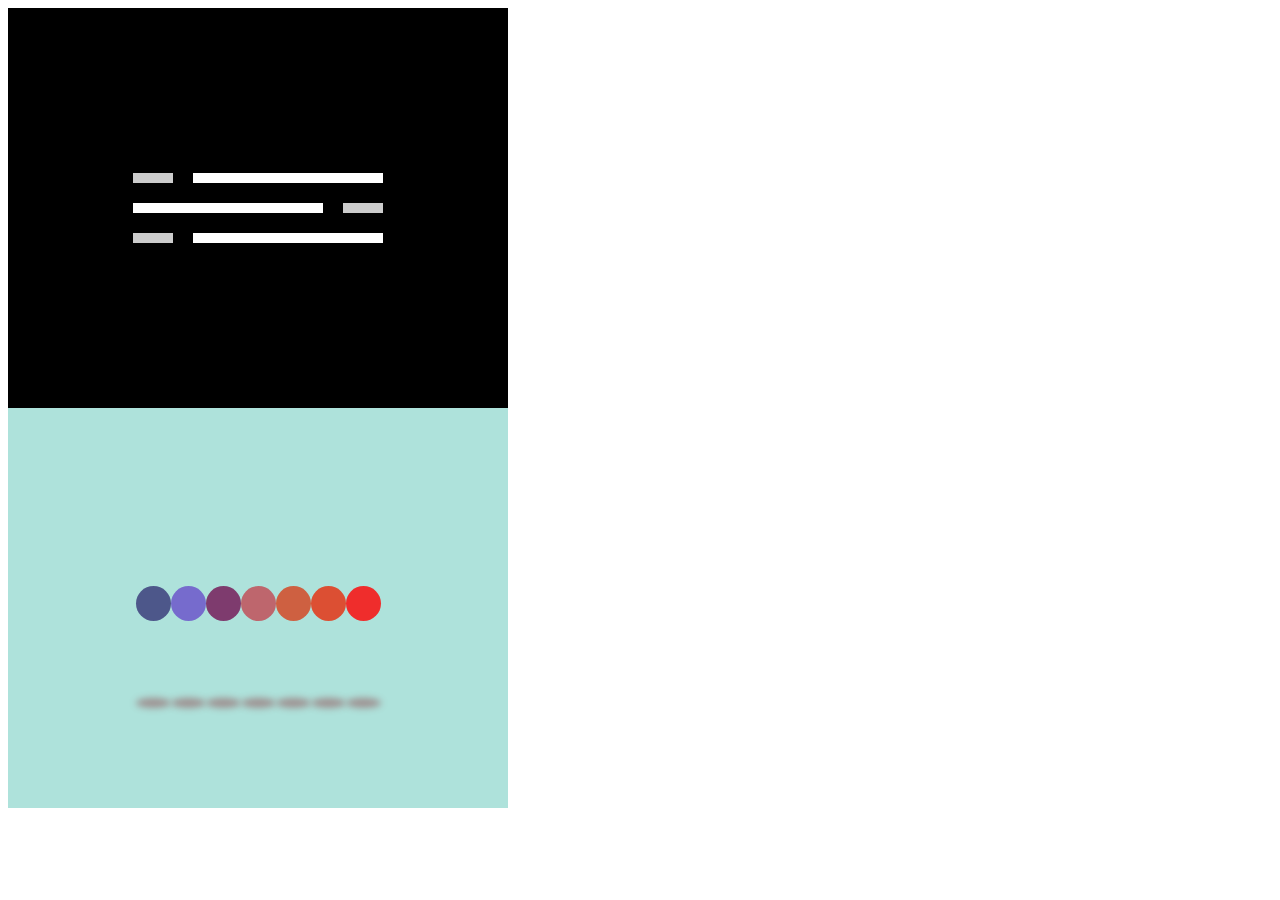
<file: animations/index.html>
<!DOCTYPE html>
<html lang="en">
<head>
    <meta charset="UTF-8">
    <meta http-equiv="X-UA-Compatible" content="IE=edge">
    <meta name="viewport" content="width=device-width, initial-scale=1.0">
    <link rel="stylesheet" href="style.css">
    <title>Animations</title>
</head>
<body>
    <div class="star_wars">
        <div class="active">
            <div class="swords sword_1">
                <div class="grey_part"></div>
                <div class="black_part"></div>
            </div>
            <div class="swords sword_2">
                <div class="black_part"></div>
                <div class="grey_part"></div>
            </div>
            <div class="swords sword_3">
                <div class="grey_part"></div>
                <div class="black_part"></div>
            </div>   
        </div>
    </div>


    <div class="pendulum_zone">
        <div class="pendulum">
            <div class="axix_left">
                <div class="balls ball_1"></div>    
            </div>
            <div class="balls ball_2"></div>
            <div class="balls ball_3"></div>
            <div class="balls ball_4"></div>
            <div class="balls ball_5"></div>
            <div class="balls ball_6"></div>
            <div class="axix_rigt">
                <div class="balls ball_7"></div>    
            </div> 
        
        </div>
        <div class="shadow_box">
                <div class="shadow shadow_first"></div>
                <div class="shadow"></div>
                <div class="shadow"></div>
                <div class="shadow"></div>
                <div class="shadow"></div>
                <div class="shadow"></div>
                <div class="shadow shadow_end"></div>
        </div>
        
    </div>
</body>
</html>
</file>
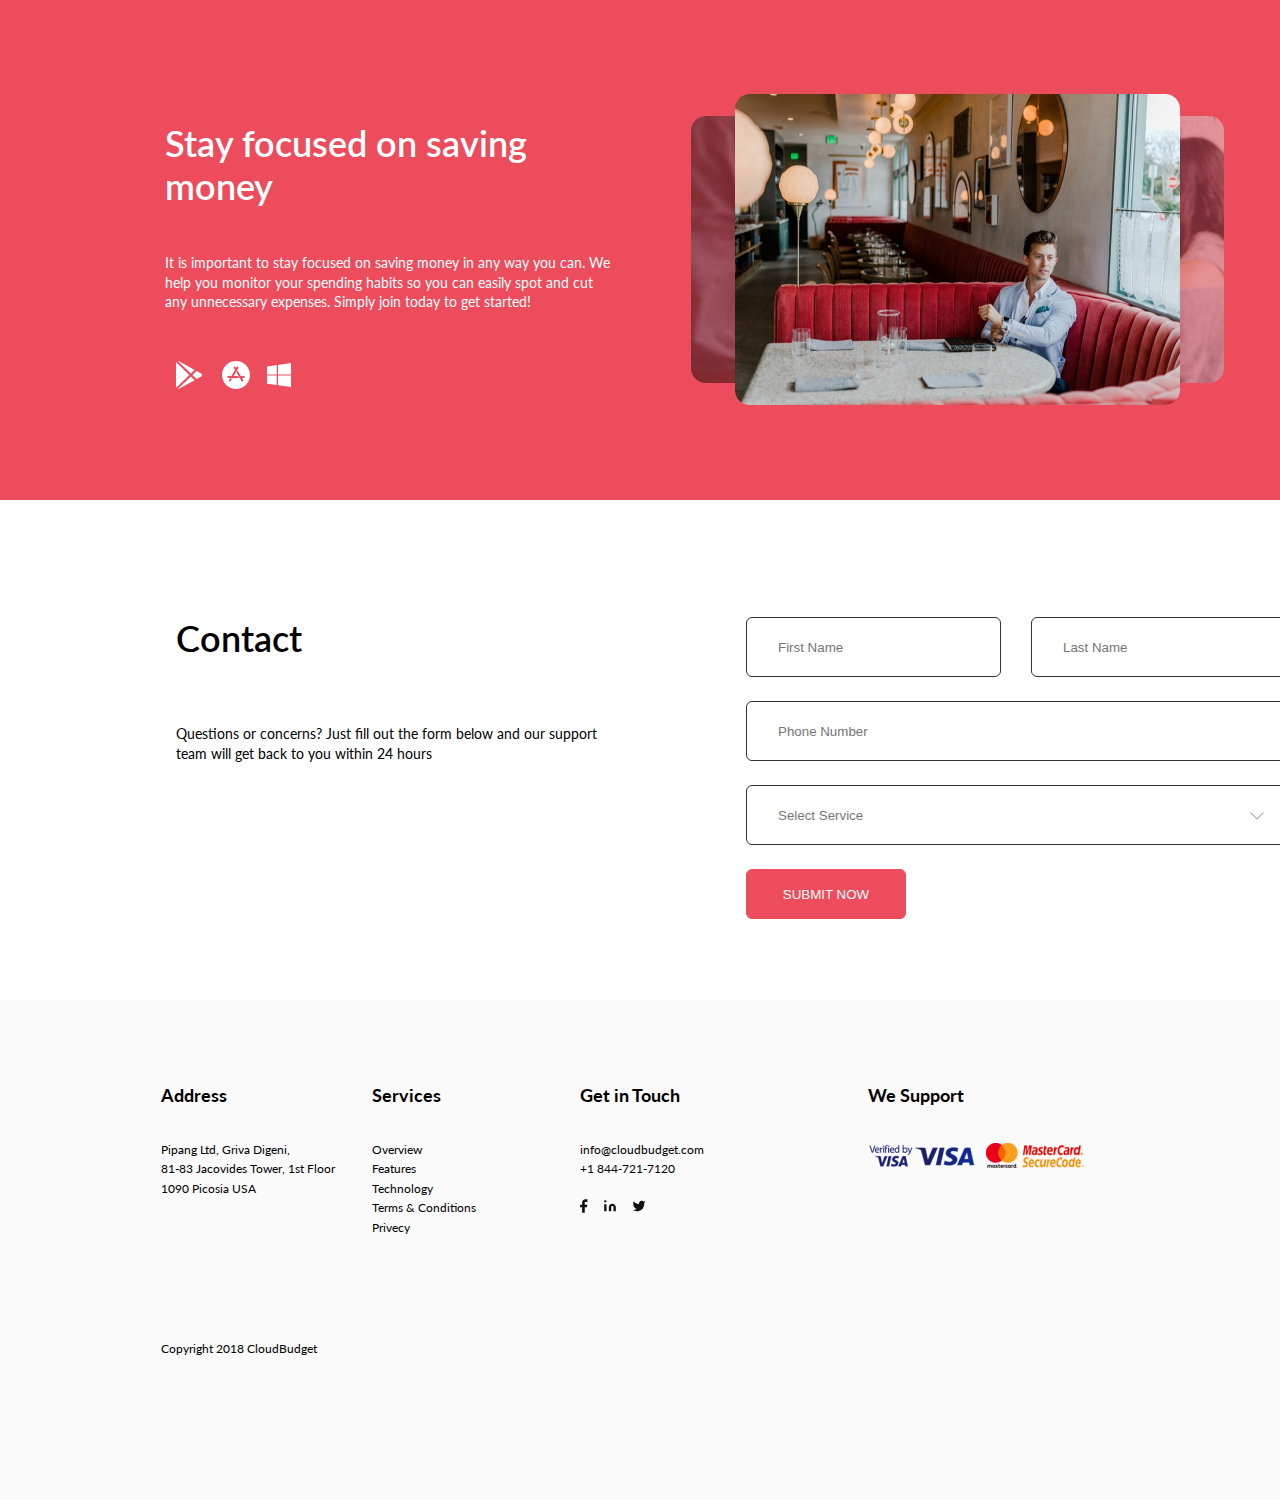
<file: block layout/index.html>
<!DOCTYPE html>
<html lang="en">
<head>
    <meta charset="UTF-8">
    <meta http-equiv="X-UA-Compatible" content="IE=edge">
    <meta name="viewport" content="width=device-width, initial-scale=1.0">
    <link rel="stylesheet" href="style.css">
    <link rel="preconnect" href="https://fonts.gstatic.com">
    <link href="https://fonts.googleapis.com/css2?family=Lato&display=swap" rel="stylesheet">
    <title>Block layout</title>
</head>
<body>
    <section class="add">
        <div class="text-1">
            <h1 class="stay">Stay focused on saving money</h1>
            <p class="stay-dw">
                It is important to stay focused on saving money in any way you can. 
                We help you monitor your spending habits so you can easily spot and
                 cut any unnecessary expenses. Simply join today to get started!
            </p>
            <div class="logo">
                <img src="img/ion-logo-google-playstore.svg" alt="">
                <img src="img/ion-logo-apple-appstore.svg" alt="">
                <img class="windows" src="img/simple-icons_windows.svg" alt="">
            </div>
        </div>
        <div>
            <img class="img" src="img/Slider.png" alt="">
        </div>
    </section>
    <section class="contact">
        <div class="text-2">
            <h1 class="con">Contact</h1>
            <p class="con-dw">
                Questions or concerns? Just fill out the form below and our
                 support team will get back to you within 24 hours
            </p>
        </div>
        <div class="forms">
            <form action="#">
                <div>
                    <input class="form name" type="text" placeholder="First Name">
                    <input class="form name last" type="text" placeholder="Last Name">
                </div>
                <div>
                    <input class="form" type="text" placeholder="Phone Number">
                </div>
                <div >
                    <select class="form" name="select service">
                        <option selected="select service" disabled>Select Service</option>
                        <option value="overview">Overview</option>
                        <option value="features">Features</option>
                        <option value="technology">Technology</option>
                        <option value="Terms & Conditions">Terms & Conditions</option>
                        <option value="Privecy">Privecy</option>
                    </select>    
                </div>
                <div>
                    <button type="submit">SUBMIT NOW</button>
                </div>
            </form>
        </div>
    </section>
    <footer class="footer">
        <div class="address">
            <h2>Address</h2>
            <p class="f-s">
                Pipang Ltd, Griva Digeni,<br>
                81-83 Jacovides Tower, 1st Floor <br>
                1090 Picosia USA
            </p>
            <p class="f-s copyright">
                Copyright 2018 CloudBudget
            </p>
        </div>
        <div class="services">
            <h2>Services</h2>
            <p class="f-s">Overview</p>
            <p class="f-s">Features</p>
            <p class="f-s">Technology</p>
            <p class="f-s">Terms & Conditions</p>   
            <p class="f-s">Privecy</p>
        </div>
        <div class="get">
            <h2>Get in Touch</h2>
            <p class="f-s">info@cloudbudget.com</p>
            <p class="f-s">+1 844-721-7120</p>
            <p class="social">
                <img src="img/facebook.svg" alt="">
                <img src="img/linkedin.svg" alt="">
                <img src="img/twitter.svg" alt="">
            </p>
        </div>
        <div class="support">
            <h2>We Support</h2>
            <p>
                <img class="card" src="img/card.png" alt="">
            </p>
        </div>
    </footer>
    
</body>
</html>
</file>
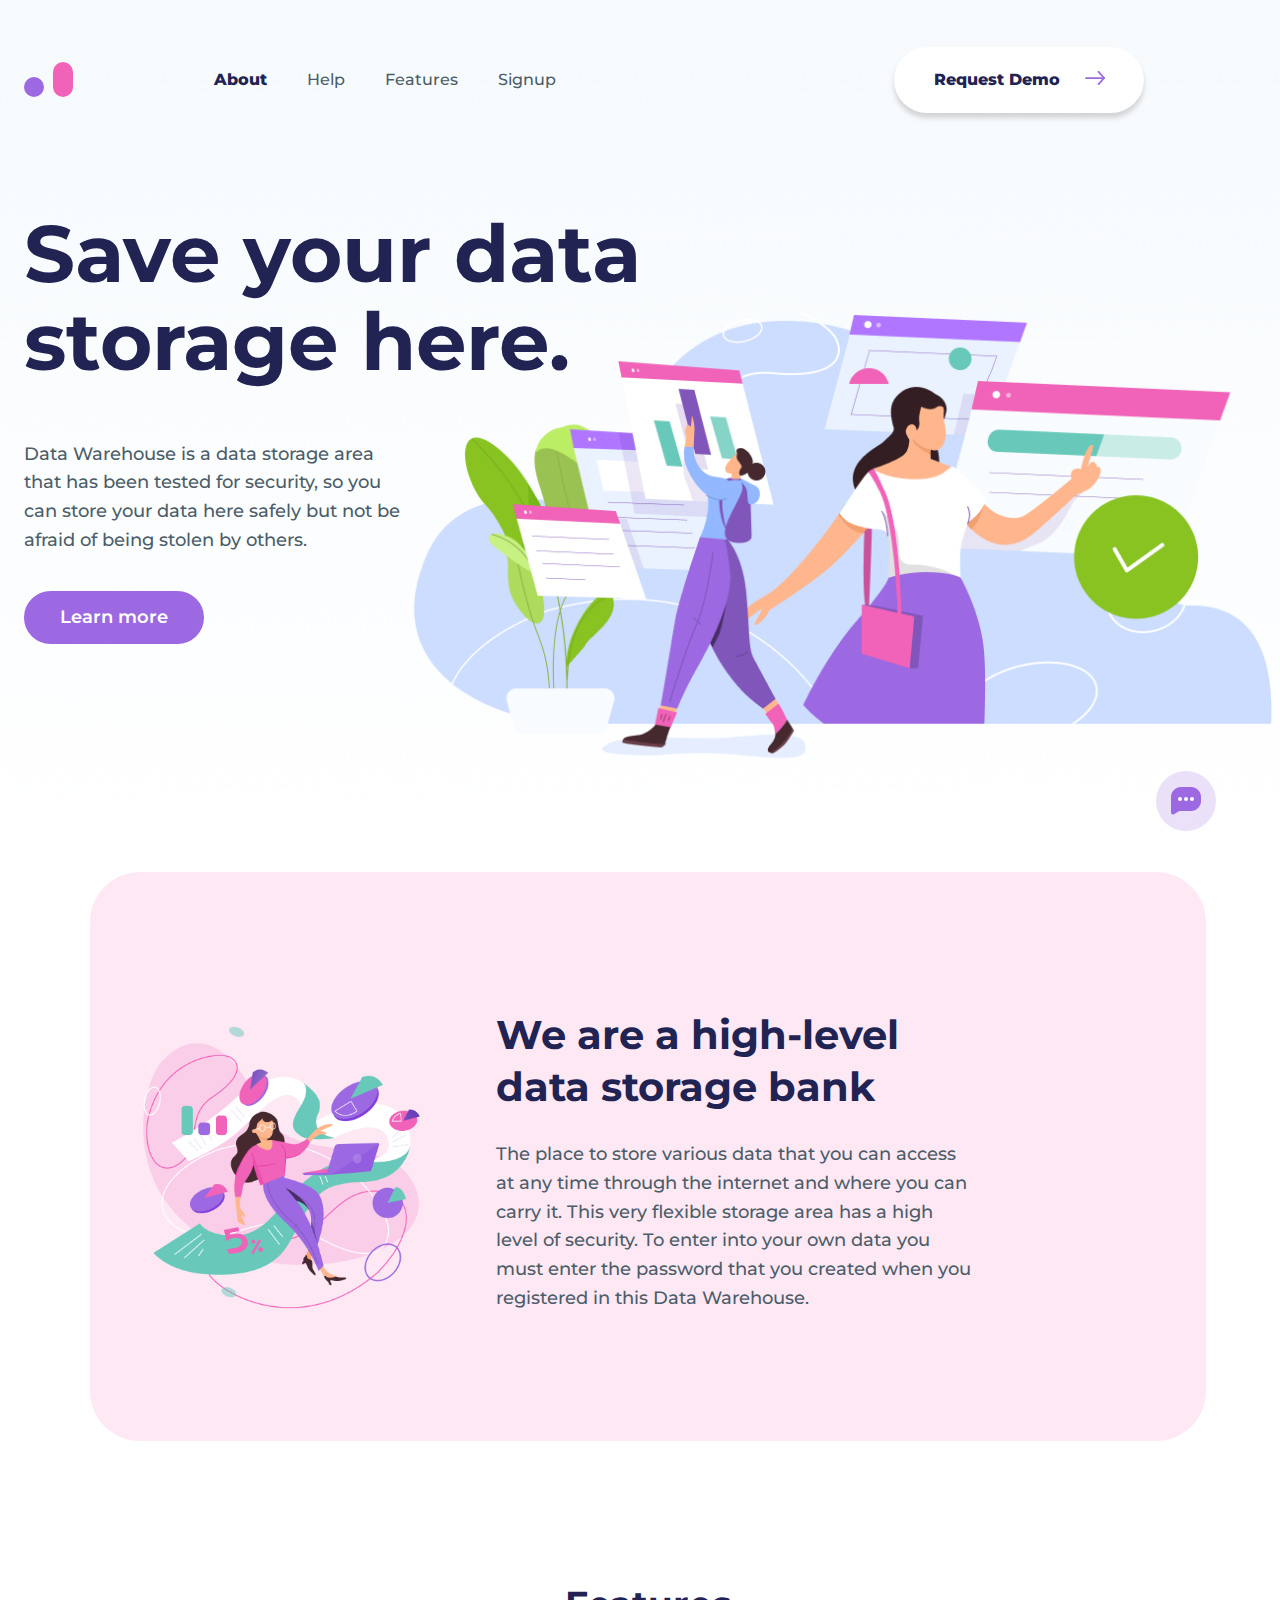
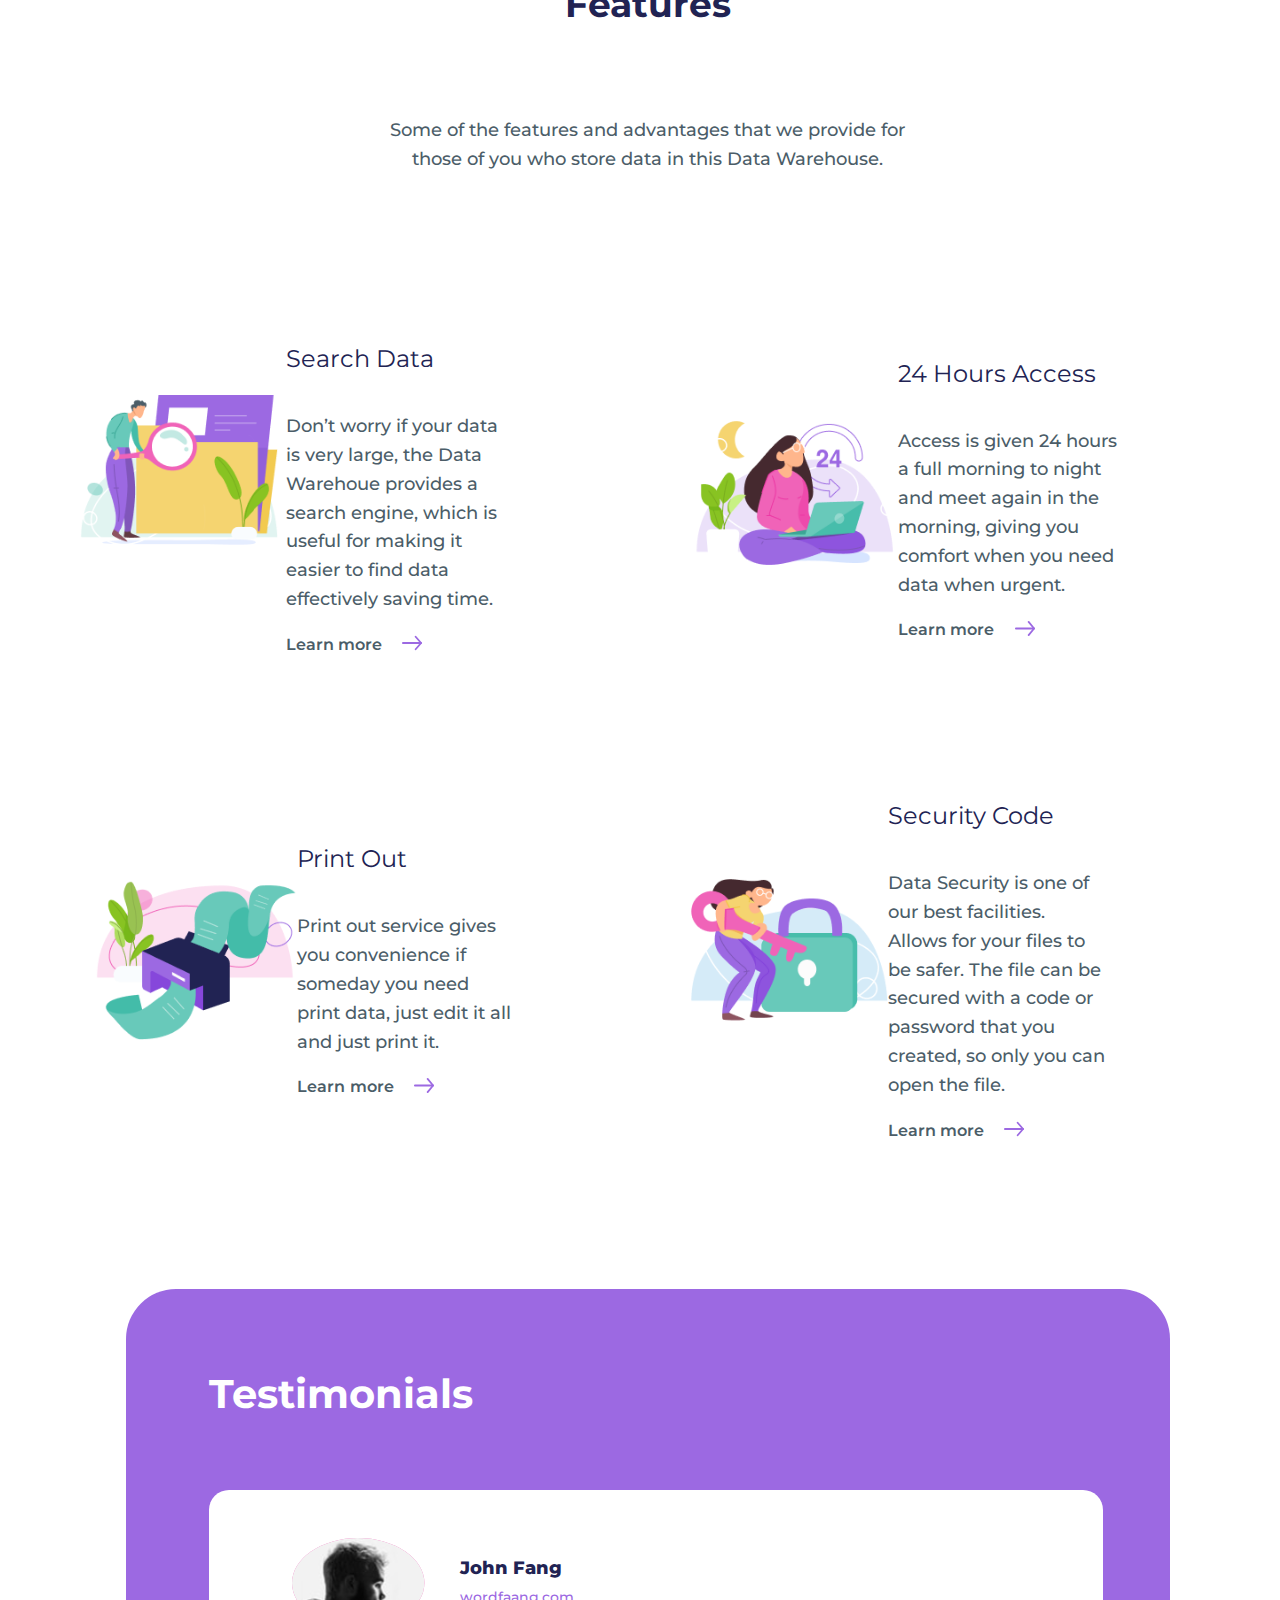
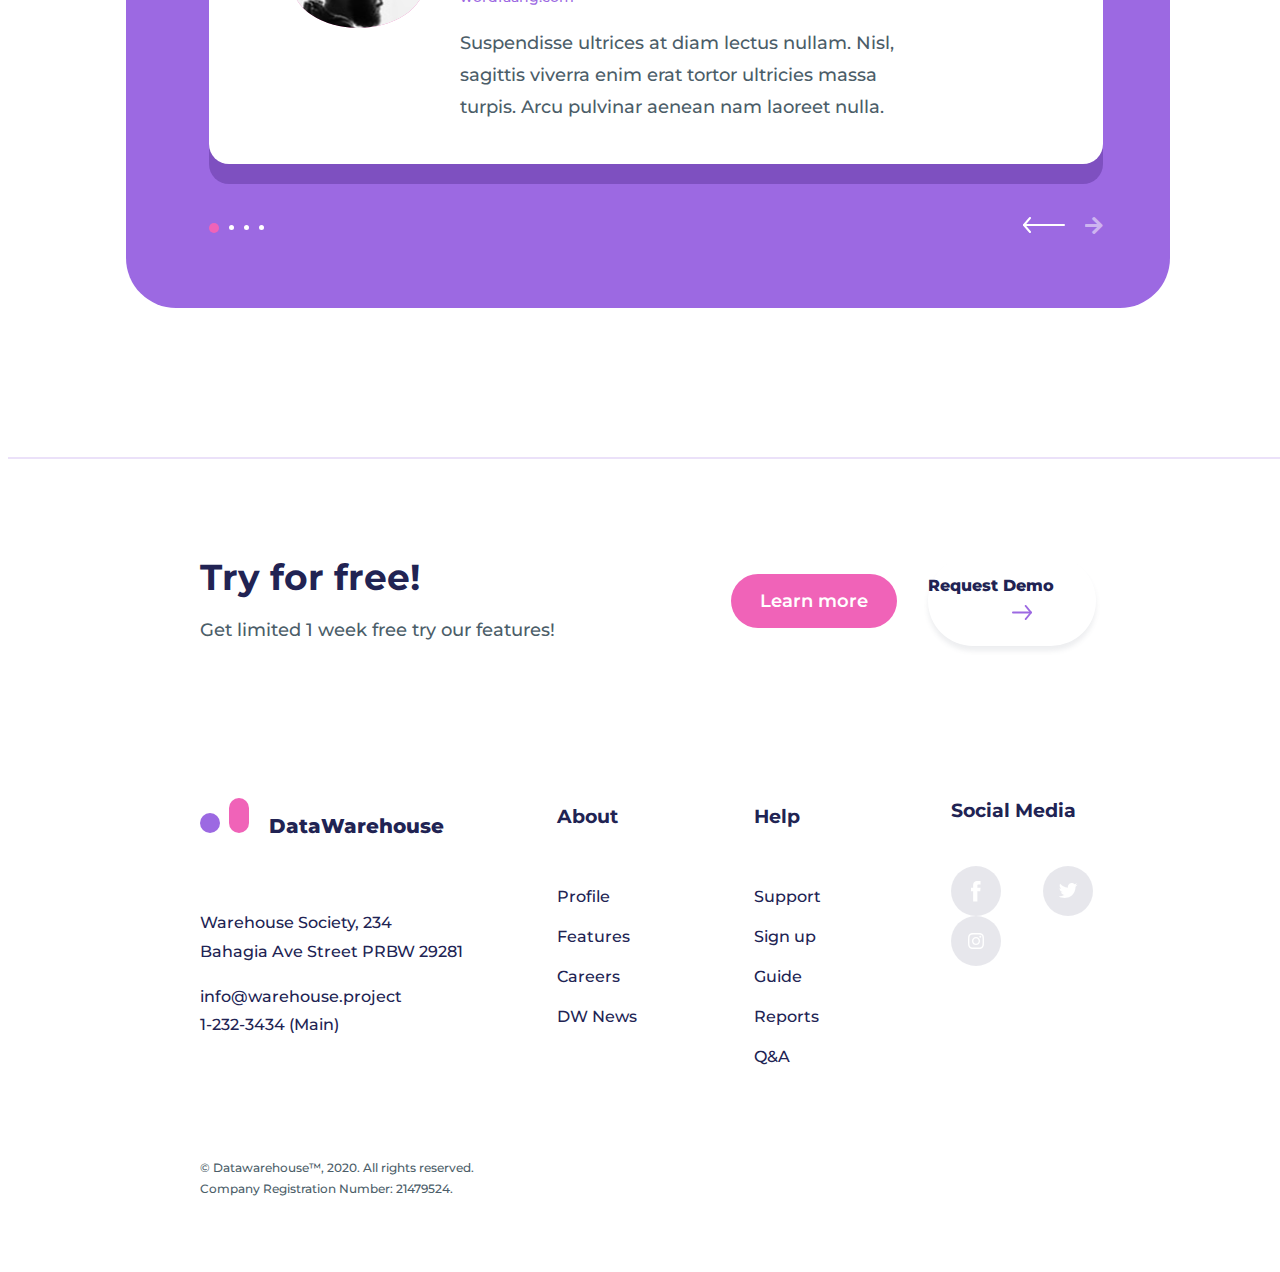
<file: flexbox & grid/index.html>
<!DOCTYPE html>
<html lang="en">
<head>
    <meta charset="UTF-8">
    <meta http-equiv="X-UA-Compatible" content="IE=edge">
    <meta name="viewport" content="width=device-width, initial-scale=1.0">
    <link rel="stylesheet" href="style.css">
    <link rel="preconnect" href="https://fonts.gstatic.com">
    <link href="https://fonts.googleapis.com/css2?family=Montserrat:wght@400;700&display=swap" rel="stylesheet">
    <link href="https://use.fontawesome.com/releases/v5.0.13/css/all.css" rel="stylesheet">
    <title>Flexbox & Grid</title>
</head>
<body>
    <nav>
        <a class="logo" href="">
            <img src="img/Logo.svg" alt="">
        </a>
        <ul>
            <li><a class="about" href="#">About</a></li>
            <li><a href="#">Help</a></li>
            <li><a href="#">Features</a></li>
            <li><a href="#">Signup</a></li>
        </ul>
        <a class="request" href="">Request Demo  <img class="arrow" src="img/Group 56.svg" alt=""></a>      
    </nav>
    <header>
        <div class="text-header">
            <h1 class="title-header">
                Save your data storage here.
            </h1>
            <p class="main-header">
                Data Warehouse is a data storage area that has been
                tested for security, so you can store your data here
                safely but not be afraid of being stolen by others.
            </p>
            <a class="btn-header" href="">Learn more</a>
        </div>
    </header>
    <main>
        <section class="about-us">
            <div>
                <img class="img-about-us" src="img/image2.png" alt="">
            </div>
            <div class="text-about-us">
                <h1 class="title-about-us">We are a high-level data storage bank</h1>
                <p class="main-about-us">The place to store various data that you can access at any time through 
                    the internet  and where you can carry it. This very flexible storage 
                    area has a high level of security. To enter into your own data you must 
                    enter the password that you created when you registered in this Data Warehouse. </p>
            </div>
        </section>
        <section class="features">
            <div class="title-features">
                <h1 class="h1-features">
                    Features
                </h1>
                <p>
                    Some of the features and advantages that we provide
                     for those of you who store data in this Data Warehouse.
                </p>
            </div>
            <div  class="main-features">
                <div class="search">
                    <img class="img-search" src="img/image3 1.png" alt="">
                    <div class="text-features">
                        <h2>Search Data</h2>
                        <p class="p-features">
                            Don’t worry if your data is very large, the Data Warehoue
                             provides a search engine, which is useful for making it easier 
                             to find data effectively saving time.
                        </p>
                        <a class="learn-features" href="">Learn more <img class="arrow" src="img/Group 56.svg" alt=""></a>
                    </div>
                </div>
                <div class="access">
                    <img class="img-access" src="img/image4.png" alt="">
                    <div class="text-features">
                        <h2>24 Hours Access</h2>
                        <p class="p-features">
                            Access is given 24 hours a full morning to night and
                            meet again in the morning, giving you comfort when
                            you need data when urgent.
                        </p>
                        <a class="learn-features" href="">Learn more <img class="arrow" src="img/Group 56.svg" alt=""></a>
                    </div>
                </div>
                <div class="print">
                    <img class="img-print" src="img/image5 1.png" alt="">
                    <div class="text-features">
                        <h2>Print Out</h2>
                        <p class="p-features">
                            Print out service gives you convenience if someday
                            you need print data, just edit it all and just print it.
                        </p>
                        <a class="learn-features" href="">Learn more <img class="arrow" src="img/Group 56.svg" alt=""></a>
                    </div>
                </div>
                <div class="security">
                    <img class="img-security" src="img/image6 1.png" alt="">
                    <div class="text-features">
                        <h2>Security Code</h2>
                        <p class="p-features">
                            Data Security is one of our best facilities. Allows for your files
                            to be safer. The file can be secured with a code or password that 
                            you created, so only you can open the file.     
                        </p>
                        <a class="learn-features" href="">Learn more <img class="arrow" src="img/Group 56.svg" alt=""></a>
                    </div>
                </div>
            </div>
        </section>
        <section>
            <div class="purple_box">
                <div class="testimonials-header">
                    Testimonials
                </div>
                <div class="white_box">
                    <div>
                        <img class="img_man" src="img/Ellipse 76.svg" alt="">
                    </div>
                    <div class="one_testim">
                        <div class="name_man">
                            John Fang
                        </div>
                        <div class="link_man">
                            wordfaang.com
                        </div>
                        <div class="testim_man">
                            Suspendisse ultrices at diam lectus nullam. Nisl, sagittis viverra enim 
                            erat tortor ultricies massa turpis. Arcu pulvinar aenean nam laoreet nulla.
                        </div>
                    </div>
                </div>
                <div class="slide">
                    <div class="dots">
                        <div class="dot-1"></div>
                        <div class="dot-2"></div>
                        <div class="dot-3"></div>
                        <div class="dot-4"></div>
                    </div>
                    <div class="arrows">
                        <div class="arrow-left" ><img src="img/Group 57.svg" alt=""></div>
                        <div class="arrow-right"><i class="fas fa-arrow-right"></i></div>   
                    </div>
                </div>

            </div>
        </section>
        <div class="horizont-line"></div>
        <div class="try-free">
            <div>
                <h1>Try for free!</h1>
                <p>Get limited 1 week free try our features!</p>
            </div>
            <div class="btn-try-free">
                <a class="btn-try-learn" href="">Learn more</a>
                <a class="btn-try-request" href="">Request Demo  <img class="arrow" src="img/Group 56.svg" alt=""></a>      
            </div>
        </div>
        <footer>
            <div class="footer-nav">
               <div class="footer-data">
                    <h3 class="dataware title-footer"><img src="img/Logo.svg" alt="" class="logo-data">DataWarehouse</h3>
                    <p class="address">Warehouse Society, 234 <br>
                        Bahagia Ave Street 
                        PRBW 29281
                    </p>
                    <p>
                        info@warehouse.project <br>
                        1-232-3434 (Main)
                    </p>
                </div>
                <div class="footer-about">
                    <h3 class="title-footer">About</h3>
                    <p> 
                        Profile <br>
                        Features<br>
                        Careers <br>
                        DW News <br>
                    </p>
                </div>
                <div class="footer-help">
                    <h3 class="title-footer">Help</h3>
                    <p>
                        Support <br>
                        Sign up <br>
                        Guide <br>
                        Reports <br>
                        Q&A <br>
                    </p>
                </div>
                <div class="footer-sm">
                    <h3 class="title-footer">Social Media</h3>
                    <div class="social">
                       <div class="logo-soc"> 
                           <a href=""><img src="img/facebook.svg" alt="" class="facebook"></a>
                       </div> 
                       <div class="logo-soc">
                             <a href=""><img src="img/twitter.svg" alt="" class="twitter"></a>
                       </div>
                       <div class="logo-soc">
                            <a href=""><img src="img/instagram.svg" alt="" class="instagram"></a>
                       </div>
                    </div>
                </div>
                
            </div>
            <div class="footer-dw">
                <div class="registr">
                    © Datawarehouse™, 2020. All rights reserved. <br>
                    Company Registration Number: 21479524.
                </div>
                <div class="support">
                    <div class="logo-fix">
                        <img class="logo-support" src="img/mess.svg" alt="">
                    </div>
                </div>
            </div>
        </footer>
    </main>
</body>
</html>
</file>
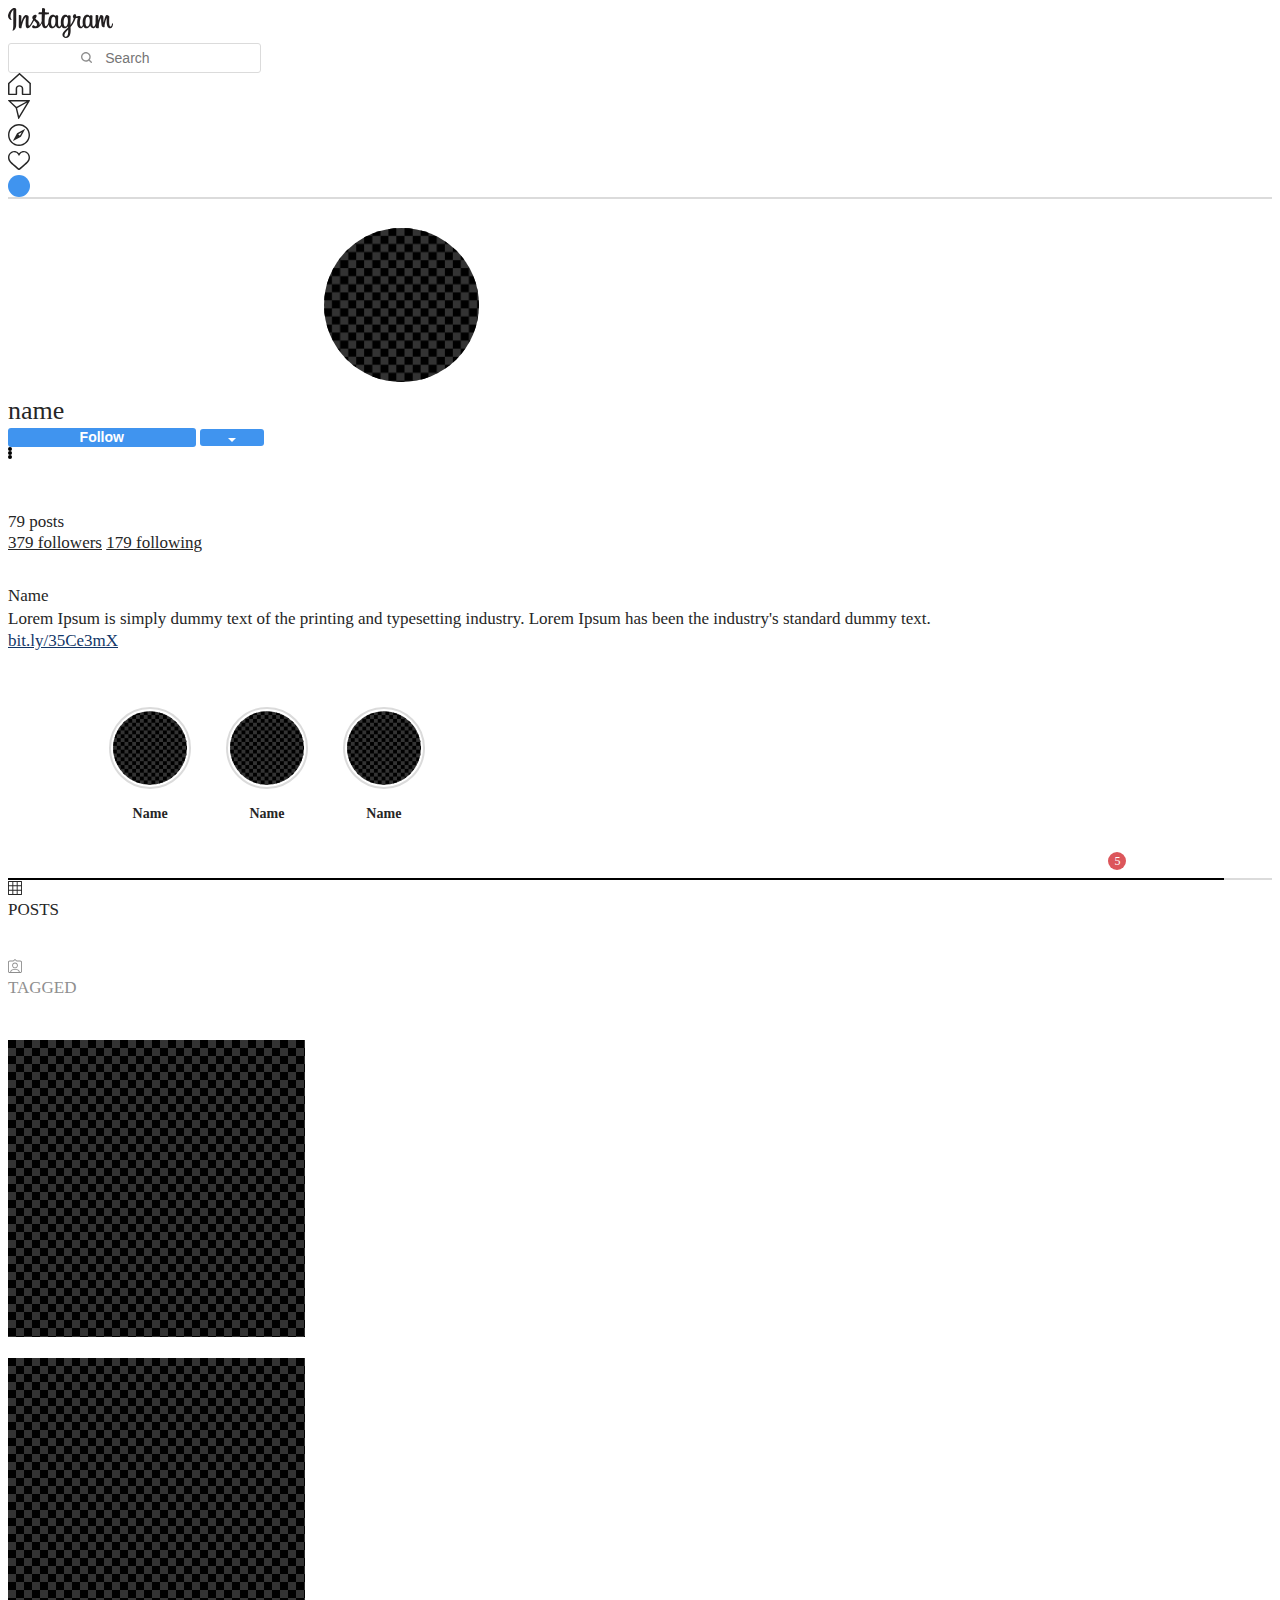
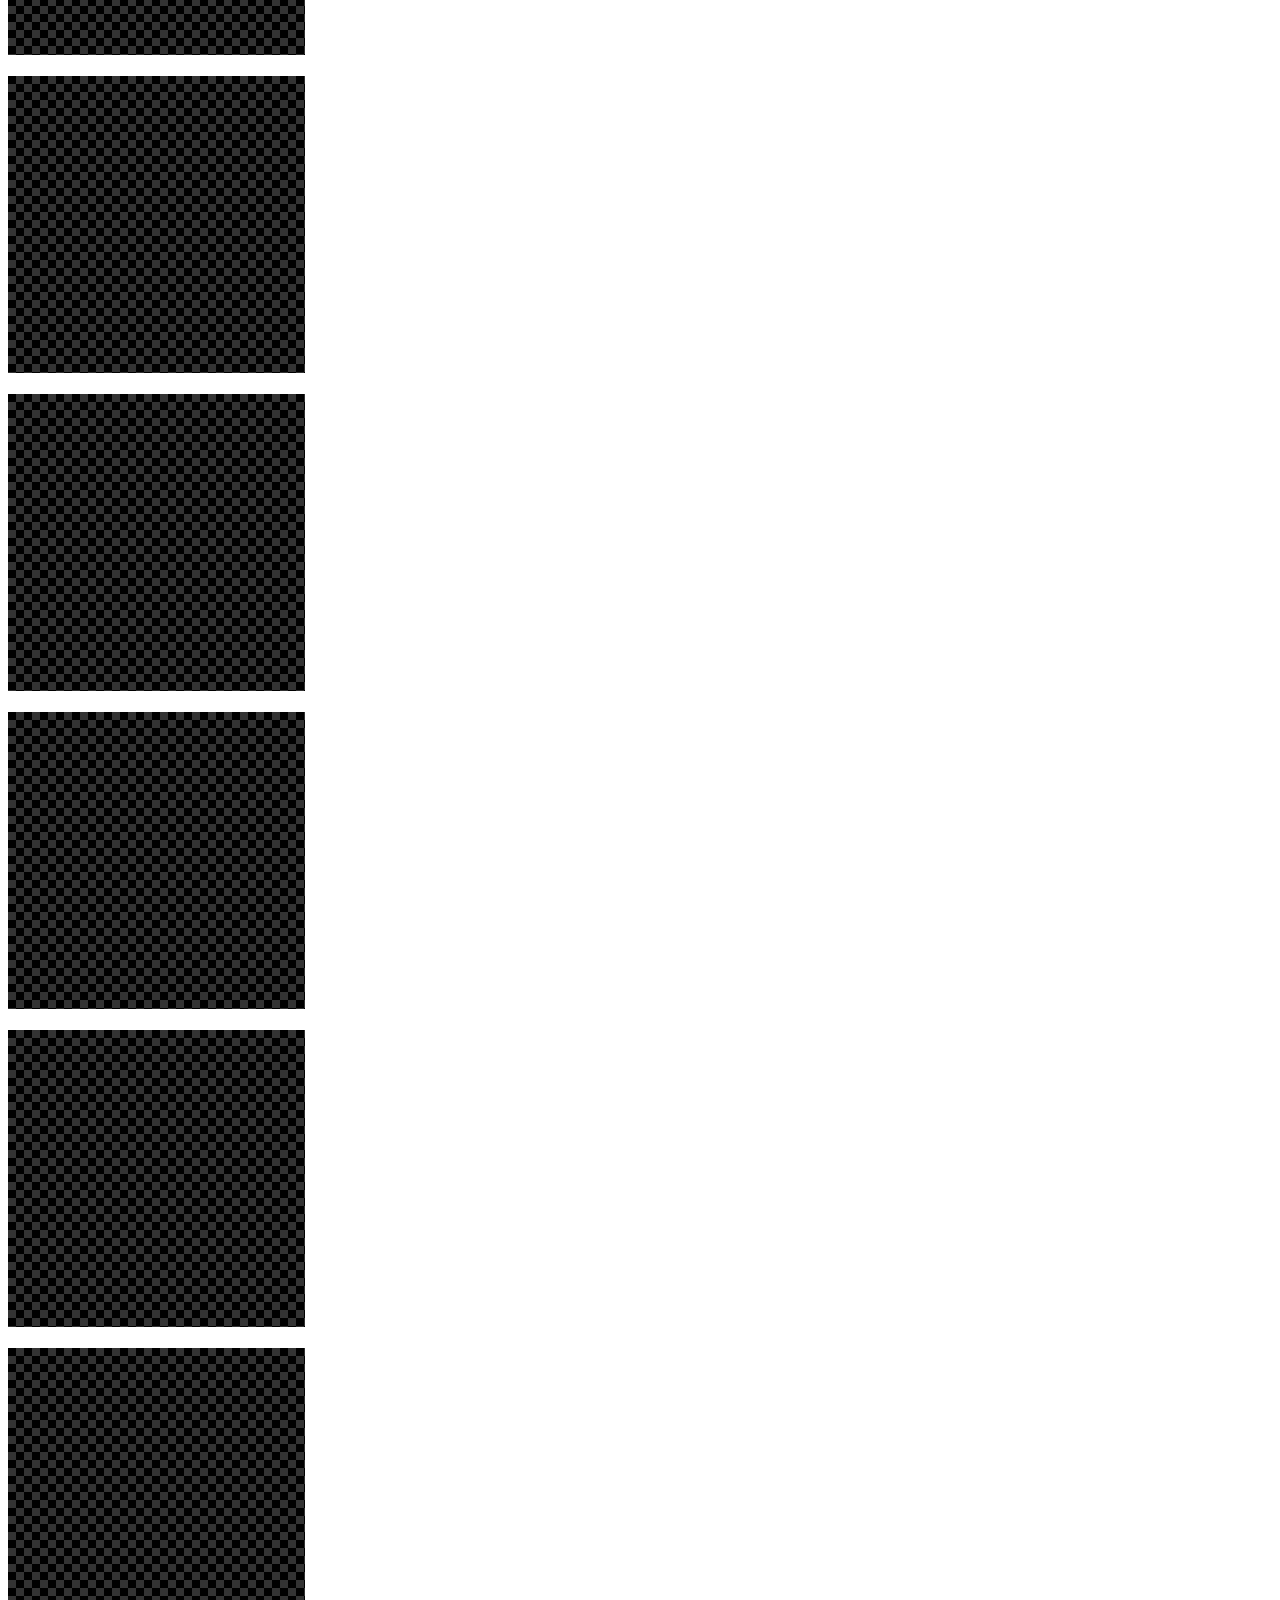
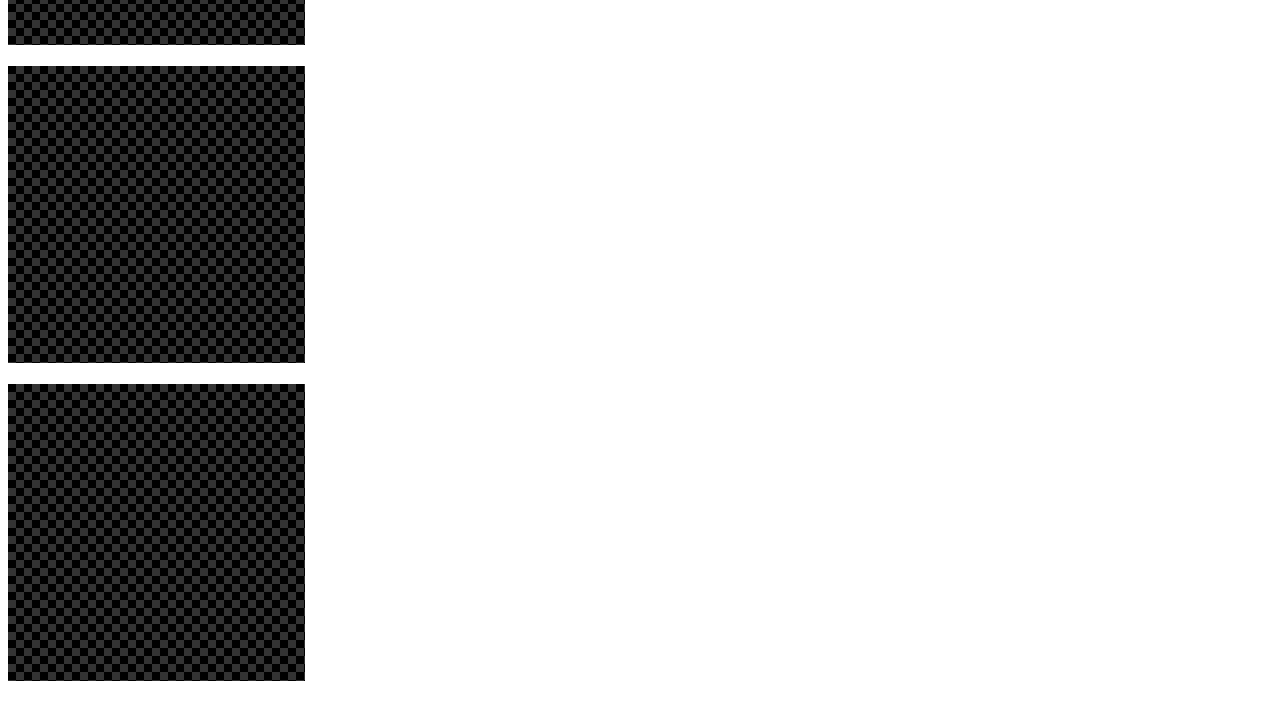
<file: frameworks/index.html>
<!DOCTYPE html>
<html lang="en">
<head>
    <meta charset="UTF-8">
    <meta http-equiv="X-UA-Compatible" content="IE=edge">
    <meta name="viewport" content="width=device-width, initial-scale=1.0">
    <link rel="stylesheet" href="https://cdn.jsdelivr.net/npm/bootstrap@4.6.0/dist/css/bootstrap.min.css" integrity="sha384-B0vP5xmATw1+K9KRQjQERJvTumQW0nPEzvF6L/Z6nronJ3oUOFUFpCjEUQouq2+l" crossorigin="anonymous">
    <link rel="stylesheet" href="style.css">
    <title>Frameworks/Bootstrap</title>
</head>
<body>
<nav class="navbar navbar-light container nav">
    <a class="navbar-brand" href="https://www.instagram.com/">
      <img src="./img/Vector.svg" width="105" height="30" alt="Instagram">
    </a>
    <form class="form-inline search_box">
        <input class=" mr-sm-2 search" type="search" placeholder= "Search" aria-label="Search">
    </form>
    <div class="menu d-flex justify-content-between">
        <div>
            <a href="#">
                <svg class="icon_menu" width="23" height="22" viewBox="0 0 23 22" fill="none" xmlns="http://www.w3.org/2000/svg">
                    <path d="M22.1768 22H14.5175C14.1171 22 13.7666 21.6795 13.7666 21.3132V15.6816C13.7666 14.4912 12.7654 13.5754 11.4638 13.5754C10.1623 13.5754 9.16106 14.4912 9.16106 15.6816V21.3132C9.16106 21.6795 8.81064 22 8.41016 22H0.750907C0.350423 22 0 21.6795 0 21.3132V10.5536C0 10.3704 0.100121 10.1873 0.200242 10.0499L10.9632 0.206035C11.2636 -0.0686785 11.7141 -0.0686785 12.0145 0.206035L22.7775 10.0499C22.9778 10.2331 23.0779 10.5536 22.9277 10.7825C22.9277 10.8283 22.8776 10.8283 22.8776 10.8741V21.3132C22.9277 21.6795 22.5773 22 22.1768 22ZM15.2684 20.6264H21.4259V10.7367L11.5139 1.67118L1.50181 10.8283V20.6264H7.65925V15.6816C7.65925 13.7128 9.31125 12.2019 11.4638 12.2019C13.6164 12.2019 15.2684 13.7128 15.2684 15.6816V20.6264Z" fill="#262626"/>
                    </svg>
            </a>
        </div>
        <div>
            <a href="#">
                <svg class="icon_menu letter" width="22" height="19" viewBox="0 0 22 19"  xmlns="http://www.w3.org/2000/svg">
                    <path  d="M21.5131 0H0.460947C0.0399037 0 -0.147226 0.509019 0.133469 0.786666L7.61868 8.09803L10.1917 18.6486C10.2853 19.0651 10.8467 19.1113 11.0338 18.7874L21.9341 0.694117C22.1213 0.370196 21.8874 0 21.5131 0ZM2.75329 1.38823H18.4254L8.69468 6.7098C8.50755 6.80234 8.27363 6.75607 8.13329 6.61725L2.75329 1.38823ZM11.0338 16.1035L9.1625 8.42195C9.11572 8.23685 9.20928 8.00548 9.39641 7.91293L19.174 2.54509L11.0338 16.1035Z" fill="#262626"/>
                    </svg>
            </a>
            <div class="number_letter">5</div>
        </div>
        <div>
            <a href="#">
                <svg class="icon_menu" width="22" height="22" viewBox="0 0 22 22" fill="none" xmlns="http://www.w3.org/2000/svg">
                    <path  fill-rule="evenodd" clip-rule="evenodd" d="M11 0C17.0851 0 22 4.91489 22 11C22 17.0851 17.0851 22 11 22C4.91489 22 0 17.0851 0 11C0 4.91489 4.91489 0 11 0ZM11 20.5957C16.2894 20.5957 20.5957 16.2894 20.5957 11C20.5957 5.71064 16.2894 1.40426 11 1.40426C5.71064 1.40426 1.40426 5.71064 1.40426 11C1.40426 16.2894 5.71064 20.5957 11 20.5957ZM8.94043 9.50213C9.08085 9.26808 9.26808 9.08085 9.50213 8.94043L16.4298 5.14894C16.5702 5.10213 16.7106 5.10213 16.8043 5.19574C16.8979 5.28936 16.9447 5.42979 16.8511 5.57021L13.0596 12.4979C12.9191 12.7319 12.7319 12.9191 12.4979 13.0596L5.57021 16.8511C5.42979 16.8979 5.28936 16.8979 5.19574 16.8043C5.10213 16.7106 5.05532 16.5702 5.14894 16.4298L8.94043 9.50213ZM11.8426 11.8426L13.8553 8.19149L10.2043 10.2043L11.8426 11.8426Z" fill="#262626"/>
                    </svg>
            </a>
        </div>
        <div>
            <a href="#">
                <svg class="icon_menu" width="22" height="19" viewBox="0 0 22 19" fill="none" xmlns="http://www.w3.org/2000/svg">
                    <path  fill-rule="evenodd" clip-rule="evenodd" d="M15.8213 0C12.4979 0 11 2.4561 11 2.4561C11 2.4561 9.50213 0 6.17872 0C2.7617 0 0 2.96585 0 6.62683C0 10.2878 2.85532 12.3732 5.71064 14.8756C10.017 18.6756 10.2979 19 11 19C11.7021 19 11.983 18.6756 16.2894 14.8756C19.1915 12.3268 22 10.2415 22 6.62683C22 2.96585 19.2383 0 15.8213 0ZM15.3532 13.8098C12.8255 16.0341 11.4681 17.2854 11 17.5634C10.5319 17.239 8.84681 15.7561 6.64681 13.8098C4.07234 11.539 1.40426 9.63902 1.40426 6.58049C1.40426 3.70732 3.55745 1.3439 6.17872 1.3439C8.09787 1.3439 9.12766 2.27073 9.8766 3.29024C11.5617 5.65366 10.4383 5.65366 12.1234 3.29024C12.8723 2.27073 13.9021 1.3439 15.8213 1.3439C18.4426 1.3439 20.5957 3.70732 20.5957 6.58049C20.5957 9.68537 17.9277 11.5854 15.3532 13.8098Z" fill="#262626"/>
                    </svg>
            </a>
        </div>
        <div class="icon">
        </div>
    </div>
</nav>
<div class="horizontal_line"></div>
<main class="container-sm ">
    <div class="row header">
        <div class="col-sm-4 box_your_photo">
            <img class="your_photo" src="./img/Ellipse 36.svg" alt="your photo">
        </div>
        <div class="col-sm-8">
            <div class="title_menu d-flex flex-wrap">
                <div class="username">name</div>
                <div class="btns_title d-flex justify-content-around">
                    <button class="btn_follow">Follow</button>
                    <button class="btn_arrow"><img src="./img/Polygon 9.svg" alt=""></button>
                     <a href="" class="drops"> <div class="d-flex justify-content-between">
                        <div class="drop"></div>
                        <div class="drop"></div>
                        <div class="drop"></div>
                    </div></a>
                       
                </div>
            </div>
            <div class="counter d-flex justify-content-between">
                <div>79 posts</div>
                <a href="">379 followers</a>
                <a href="#">179 following</a>
            </div>
            <div class="information">
                <div class="name">Name</div>
                <div class="info">Lorem Ipsum is simply dummy text of the printing and typesetting industry. 
                    Lorem Ipsum has been the industry's standard dummy text.</div>
                <a href="#" class="website">bit.ly/35Ce3mX</a>
            </div>
        </div>
    </div>
    <div class="only_580px">
        <div class="name">Name</div>
            <div class="info">Lorem Ipsum is simply dummy text of the printing and typesetting industry. 
                Lorem Ipsum has been the industry's standard dummy text.</div>
            <a href="#" class="website">bit.ly/35Ce3mX</a>
    </div>
    <div class="stories_box">
        <div class="stories">
            <div class="stor_box"><img class="storie_circle" src="./img/Ellipse 36.svg" alt=""></div>
            <div>Name</div>
        </div>
        <div class="stories">
            <div class="stor_box"><img class="storie_circle" src="./img/Ellipse 36.svg" alt=""></div>
            <div>Name</div>
        </div>
        <div class="stories">
            <div class="stor_box"><img class="storie_circle" src="./img/Ellipse 36.svg" alt=""></div>
            <div>Name</div>   
        </div>
    </div>
    <div class="horizontal_line"></div>
    <div class="posts_menu d-flex justify-content-center ">
        <div class="btn_posts d-flex align-items-center">
            <div class="icon_posts d-flex"><svg width="14" height="14" viewBox="0 0 11 11" fill="none" xmlns="http://www.w3.org/2000/svg">
                <path fill-rule="evenodd" clip-rule="evenodd" d="M10.6333 0H0.366667C0.171111 0 0 0.171111 0 0.366667V10.6333C0 10.8289 0.171111 11 0.366667 11H10.6333C10.8289 11 11 10.8289 11 10.6333V0.366667C11 0.171111 10.8289 0 10.6333 0ZM0.733333 0.733333H3.42222V3.42222H0.733333V0.733333ZM0.733333 4.15556H3.42222V6.84444H0.733333V4.15556ZM3.42222 10.2667H0.733333V7.57778H3.42222V10.2667ZM6.84444 10.2667H4.15556V7.57778H6.84444V10.2667ZM6.84444 6.84444H4.15556V4.15556H6.84444V6.84444ZM6.84444 3.42222H4.15556V0.733333H6.84444V3.42222ZM10.2667 10.2667H7.57778V7.57778H10.2667V10.2667ZM10.2667 6.84444H7.57778V4.15556H10.2667V6.84444ZM10.2667 3.42222H7.57778V0.733333H10.2667V3.42222Z" fill="#262626"/>
                </svg></div>
            <div>POSTS</div>
        </div>
        <div class="btn_tagged d-flex align-items-center">
            <div class="icon_posts d-flex"><svg width="14" height="14" viewBox="0 0 11 11" fill="none" xmlns="http://www.w3.org/2000/svg">
                <path d="M9.59575 1.18066H6.99787C6.88085 1.18066 6.76383 1.1339 6.67021 1.04038L5.73404 0.105207C5.59362 -0.0350691 5.38298 -0.0350691 5.24255 0.105207L4.30638 1.04038C4.21277 1.1339 4.09574 1.18066 3.97872 1.18066H1.40426C0.631915 1.18066 0 1.8119 0 2.58342V9.59724C0 10.3688 0.631915 11 1.40426 11H9.59575C10.3681 11 11 10.3688 11 9.59724V2.58342C11 1.8119 10.3681 1.18066 9.59575 1.18066ZM2.71489 10.2986C2.57447 10.2986 2.45745 10.1583 2.48085 10.0181C2.64468 9.26993 3.3 8.70882 4.07234 8.70882H6.88085C7.6766 8.70882 8.33191 9.26993 8.47234 10.0181C8.49574 10.1583 8.37872 10.2986 8.2383 10.2986H2.71489ZM10.2979 9.59724C10.2979 9.99469 9.99362 10.2986 9.59575 10.2986H9.45532C9.3383 10.2986 9.24468 10.2051 9.22128 10.0882C9.08085 8.91923 8.09787 8.00744 6.90426 8.00744H4.09574C2.90213 8.00744 1.89574 8.91923 1.77872 10.0882C1.75532 10.2051 1.6617 10.2986 1.54468 10.2986H1.40426C1.00638 10.2986 0.702128 9.99469 0.702128 9.59724V2.58342C0.702128 2.18597 1.00638 1.88204 1.40426 1.88204H4.00213C4.30638 1.88204 4.61064 1.76514 4.82128 1.53135L5.5 0.853347L6.17872 1.53135C6.38936 1.74176 6.69362 1.88204 6.99787 1.88204H9.59575C9.99362 1.88204 10.2979 2.18597 10.2979 2.58342V9.59724ZM5.5 2.81722C4.25957 2.81722 3.25319 3.82253 3.25319 5.06164C3.25319 6.30074 4.25957 7.30606 5.5 7.30606C6.74043 7.30606 7.74681 6.30074 7.74681 5.06164C7.74681 3.82253 6.74043 2.81722 5.5 2.81722ZM5.5 6.5813C4.65745 6.5813 3.95532 5.90329 3.95532 5.03826C3.95532 4.1966 4.63404 3.49522 5.5 3.49522C6.36596 3.49522 7.04468 4.17322 7.04468 5.03826C7.04468 5.87991 6.34255 6.5813 5.5 6.5813Z" fill="#8E8E8E"/>
                </svg></div>
            <div>TAGGED</div>
        </div>
    </div>
    <div class="row all_posts">
        <div class="col-md-4 box_one_post"><img class="one_post" src="./img/Rectangle 70.svg" alt=""></div>
        <div class="col-md-4 box_one_post"><img class="one_post" src="./img/Rectangle 70.svg" alt=""></div>
        <div class="col-md-4 box_one_post"><img class="one_post" src="./img/Rectangle 70.svg" alt=""></div>
        <div class="col-md-4 box_one_post"><img class="one_post" src="./img/Rectangle 70.svg" alt=""></div>
        <div class="col-md-4 box_one_post"><img class="one_post" src="./img/Rectangle 70.svg" alt=""></div>
        <div class="col-md-4 box_one_post"><img class="one_post" src="./img/Rectangle 70.svg" alt=""></div>
        <div class="col-md-4 box_one_post"><img class="one_post" src="./img/Rectangle 70.svg" alt=""></div>
        <div class="col-md-4 box_one_post"><img class="one_post" src="./img/Rectangle 70.svg" alt=""></div>
        <div class="col-md-4 box_one_post"><img class="one_post" src="./img/Rectangle 70.svg" alt=""></div>
    </div>

</main>

</body>
</html>
</file>
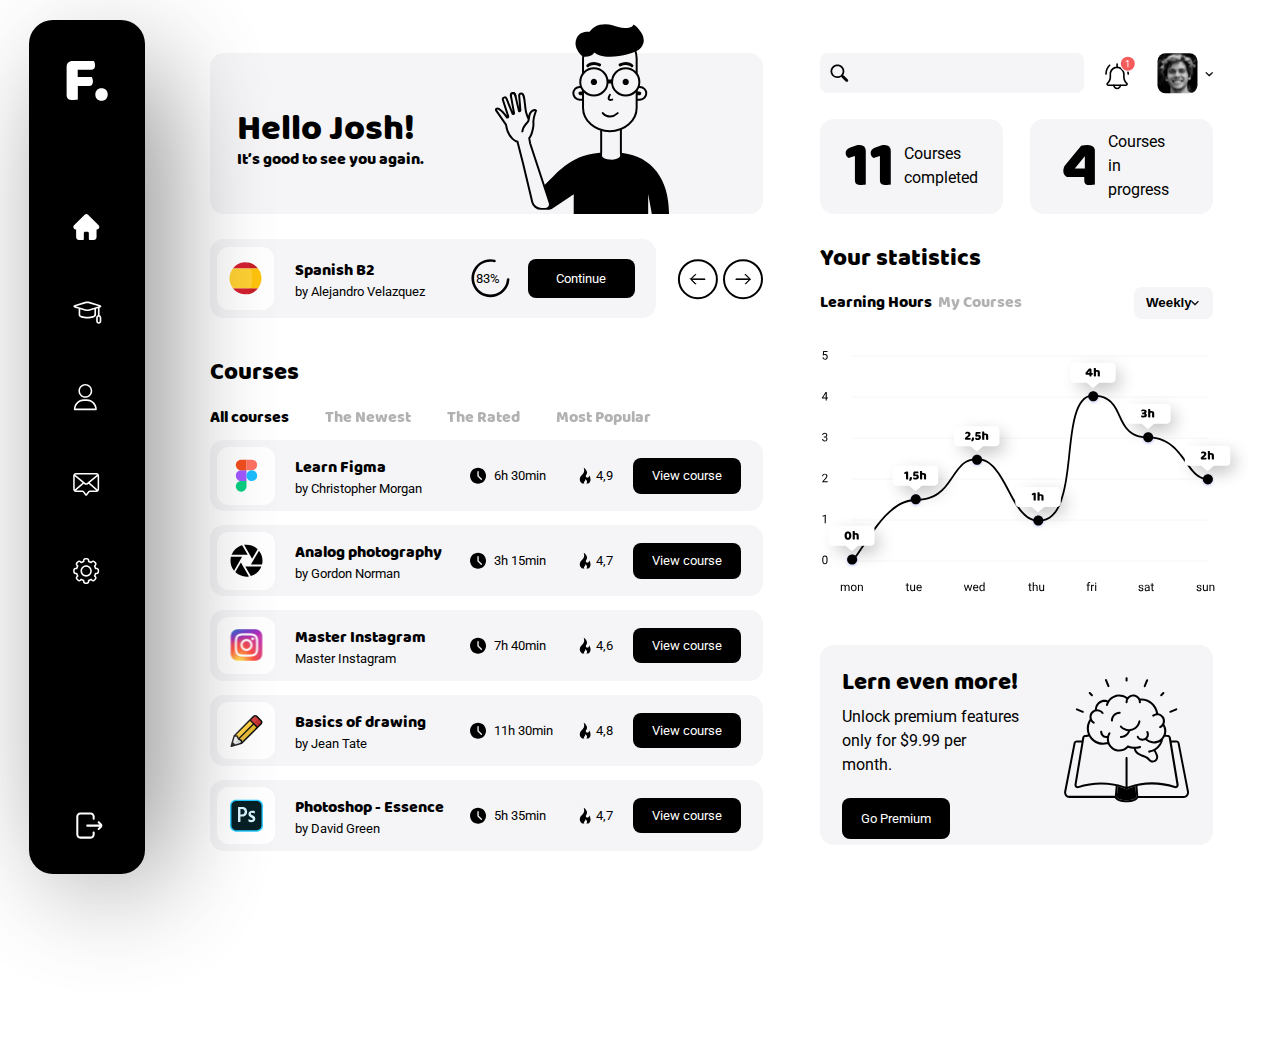
<file: html5 css3/index.html>
<!DOCTYPE html>
<html lang="en">
<head>
    <meta charset="UTF-8">
    <meta http-equiv="X-UA-Compatible" content="IE=edge">
    <meta name="viewport" content="width=device-width, initial-scale=1.0">
    <link rel="stylesheet" href="style.css">
    <link rel="preconnect" href="https://fonts.gstatic.com">
    <link href="https://fonts.googleapis.com/css2?family=Baloo+Bhai+2&family=Roboto&display=swap" rel="stylesheet">
    <title>Html5 & css3</title>
</head>
<body>
    <aside>
        <div class="logo">
            <a href=""><img src="img/F..svg" alt=""></a>
        </div>
        <div class="menu">
            <a href=""><img src="img/house.svg" alt=""></a>
            <a href=""><img src="img/Vector.svg" alt=""></a>
            <a href=""><img src="img/Group 6.svg" alt=""></a>
            <a href=""><img src="img/Group 3.svg" alt=""></a>
            <a href=""><img src="img/Group 2.svg" alt=""></a>
        </div>
        <div class="exit">
            <a href=""><img src="img/Group 7.svg" alt=""></a>
        </div>
        <div class="black_filter"></div>
    </aside>
    <main>
        <div class="header">
            <div class="text_header">
                <div class="hello">
                    Hello Josh!
                </div>
                <div class="hello_dw">
                    It’s good to see you again.
                </div>
            </div>
            <img class="josh" src="img/Illustration.svg" alt="">
        </div>
        <div class="navigation">
            <div class="navigation_top">
                <div class="search">
                    <input type="search" class="search_place">
                    <img src="img/Group 35.svg" alt="" class="search_icon">
                </div>
                <a href=""><img src="img/Notification.svg" alt=""></a>
                <a href=""><img src="img/Profile picture.svg" alt=""></a>
            </div>
                
            <div class="stars_boxes">
                <div class="stars_box_1">
                    <div class="stars_number">11</div>
                    <div class="stars_text">Courses completed</div>
                </div>
                <div class="stars_box_2">
                    <div class="stars_number">4</div>
                    <div class="stars_text">Courses in progress</div>
                </div>
            </div>
        </div>
        <div class="couses">
            <div class="my_couses">
                <div class="course_spanish">
                    <div class="logo_my_course">
                        <img src="img/Group 23.svg" alt="" class="logo_course_spanish">
                    </div>
                    <div class="name_course">
                        <div>Spanish B2</div>
                        <div class="autor_course another_text">by Alejandro Velazquez</div>
                    </div>
                    <div class="course_progress">
                        <div class="progress_rate another_text">83%</div>
                        <div><img class="progress_line" src="img/Ellipse 1.svg" alt=""></div>
                    </div>
                    <div class="button_continue">
                        <button type="button">Continue</button> 
                    </div>
                </div>
                <div class="arrows">
                    <a href="" class="arrow_left"><img src="img/Group 39.svg" alt=""></a>
                    <a href="" class="arrow_right"><img src="img/Group 31.svg" alt=""></a>
                </div>
            </div>
             <div class="all_couses">
                <div class="title">Courses</div>
                <div class="menu_courses">
                    <a class="nav_couses" href="">All courses</a>
                    <a class="nav_couses text_opasity" href="">The Newest</a>
                    <a class="nav_couses text_opasity" href="">The Rated</a>
                    <a class="nav_couses text_opasity" href="">Most Popular</a>
                </div>

                <div>
                    <div class="course_box">
                        <div class="logo_all_course">
                            <img src="img/figma.svg" alt="" class="logo_course_spanish">
                        </div>
                        <div class="name_course">
                            <div>Learn Figma</div>
                            <div class="another_text">by Christopher Morgan</div>
                        </div>
                        <div class="time">
                            <img class="clock" src="img/Vector-time.svg" alt="">
                            <div class="another_text">6h 30min</div>
                        </div>
                        <div class="frame">
                            <img src="img/Vector-frame.svg" alt="">
                            <div class="another_text">4,9</div>
                        </div>
                        <div class="button_view">
                            <button type="button">View course</button>
                        </div>
                    </div>
                    <div class="course_box">
                        <div class="logo_all_course">
                            <img src="img/analog.svg" alt="" class="logo_course_spanish">
                        </div>
                        <div class="name_course">
                            <div>Analog photography</div>
                            <div class="another_text">by Gordon Norman</div>
                        </div>
                        <div class="time">
                            <img class="clock" src="img/Vector-time.svg" alt="">
                            <div class="another_text">3h 15min</div>
                        </div>
                        <div class="frame">
                            <img src="img/Vector-frame.svg" alt="">
                            <div class="another_text">4,7</div>
                        </div>
                        <div class="button_view">
                            <button type="button">View course</button>
                        </div>
                    </div>
                    <div class="course_box">
                        <div class="logo_all_course">
                            <img src="img/insta.svg" alt="" class="logo_course_spanish">
                        </div>
                        <div class="name_course">
                            <div>Master Instagram</div>
                            <div class="another_text">Master Instagram</div>
                        </div>
                        <div class="time">
                            <img class="clock" src="img/Vector-time.svg" alt="">
                            <div class="another_text">7h 40min</div>
                        </div>
                        <div class="frame">
                            <img src="img/Vector-frame.svg" alt="">
                            <div class="another_text">4,6</div>
                        </div>
                        <div class="button_view">
                            <button type="button">View course</button>
                        </div>
                    </div>
                    <div class="course_box">
                        <div class="logo_all_course">
                            <img src="img/drawing.svg" alt="" class="logo_course_spanish">
                        </div>
                        <div class="name_course">
                            <div>Basics of drawing</div>
                            <div class="another_text">by Jean Tate</div>
                        </div>
                        <div class="time">
                            <img class="clock" src="img/Vector-time.svg" alt="">
                            <div class="another_text">11h 30min</div>
                        </div>
                        <div class="frame">
                            <img src="img/Vector-frame.svg" alt="">
                            <div class="another_text">4,8</div>
                        </div>
                        <div class="button_view">
                            <button type="button">View course</button>
                        </div>
                    </div><div class="course_box">
                        <div class="logo_all_course">
                            <img src="img/ps.svg" alt="" class="logo_course_spanish">
                        </div>
                        <div class="name_course">
                            <div>Photoshop - Essence</div>
                            <div class="another_text">by David Green</div>
                        </div>
                        <div class="time">
                            <img class="clock" src="img/Vector-time.svg" alt="">
                            <div class="another_text">5h 35min</div>
                        </div>
                        <div class="frame">
                            <img src="img/Vector-frame.svg" alt="">
                            <div class="another_text">4,7</div>
                        </div>
                        <div class="button_view">
                            <button type="button">View course</button>
                        </div>
                    </div>
                </div>

            </div>
        </div>
        <div class="statistics">
            <div class="title">Your statistics</div>
            <div class="menu_statistics">
                <a href="">Learning Hours</a>
                <a  class="text_opasity" href="">My Courses</a>
                <select name="period" id="period">
                    <option value="">Daily</option>
                    <option value="" selected>Weekly</option>
                    <option value="">Monthly</option>
                </select>
            </div>
            <div>
                <img class="graph" src="img/Group 61.svg" alt="">
            </div>
            <div class="lern_more">
                <div class="text_lern">
                    <div class="title">Lern even more!</div>
                    <div class="price">Unlock premium features only for $9.99 per month.</div>
                    <div class="button_premium">
                        <button type="button">Go Premium</button>
                    </div>
                </div>
                <div>
                 <img src="img/x30 26   Idea 1.svg" alt="">   
                </div>
                
            </div>
        </div>
    </main>
</body>
</html>
</file>
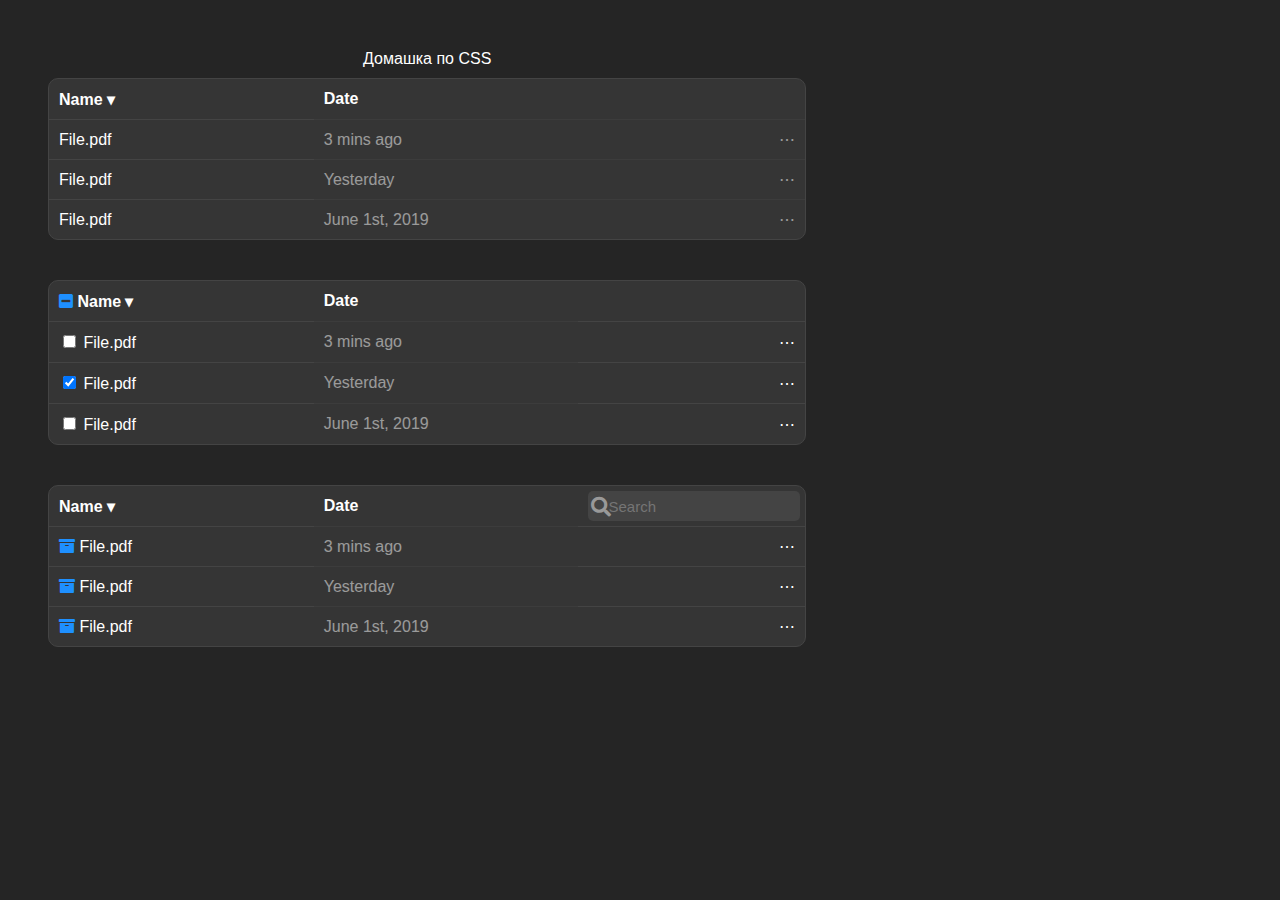
<file: hw-css/index.html>
<!DOCTYPE html>
<html lang="en">
<head>
    <meta charset="UTF-8">
    <meta http-equiv="X-UA-Compatible" content="IE=edge">
    <meta name="viewport" content="width=device-width, initial-scale=1.0">
    <link rel="stylesheet" href="hw.css">
    <link href="https://use.fontawesome.com/releases/v5.0.13/css/all.css" rel="stylesheet">


    <title>hw css</title>
</head>
<body>
        <table>
            <caption>Домашка по CSS</caption>
            <tr>
                <th class="arrow"></i> Name </th>
                <th>Date</th>
                <th></th>
            </tr>
            <tr>
                <td>File.pdf</td>
                <td class="grey">3 mins ago</td>
                <td class="point grey"></td>
            </tr>
            <tr>
                <td>File.pdf</td>
                <td class="grey">Yesterday</td>
                <td class="point grey"></td>
            </tr>
            <tr>
                <td>File.pdf</td>
                <td class="grey">June 1st, 2019</td>
                <td class="point grey"></td>
            </tr>

        </table>
        <table>
            <tr>
                <th class="arrow"><span><i class="fas fa-minus-square"></i></span> Name </th>
                <th>Date</th>
                <th></th>
            </tr>
            <tr>
                <td><input type="checkbox" name="file" value="File.pdf"> File.pdf</td>
                <td class="grey">3 mins ago</td>
                <td class="point"></td>
            </tr>
            <tr>
                <td><input type="checkbox" name="file" value="File.pdf" checked> File.pdf</td>
                <td class="grey">Yesterday</td>
                <td class="point"></td>
            </tr>
            <tr>
                <td><input type="checkbox" name="file" value="File.pdf"> File.pdf</td>
                <td class="grey">June 1st, 2019</td>
                <td class="point"></td>
            </tr>

        </table>
        <table>
            <tr>
                <th class="arrow"> Name </th>
                <th>Date</th>
                <th>
                    <form action="#" method="#" class="search-input">
                        <span class="icon"><i class="fas fa-search"></i></span>
                        <input type="search" placeholder="Search" id="search"> 
                    </form></th>
            </tr>
            <tr>
                <td> <span><i class="fas fa-archive"></i></span> File.pdf</td>
                <td class="grey">3 mins ago</td>
                <td class="point"></td>
            </tr>
            <tr>
                <td><span><i class="fas fa-archive"></i></span> File.pdf</td>
                <td class="grey">Yesterday</td>
                <td class="point"></td>
            </tr>
            <tr>
                <td><span><i class="fas fa-archive"></i></span> File.pdf</td>
                <td class="grey">June 1st, 2019</td>
                <td class="point"></td>
            </tr>

        </table>
</body>
</html>
</file>
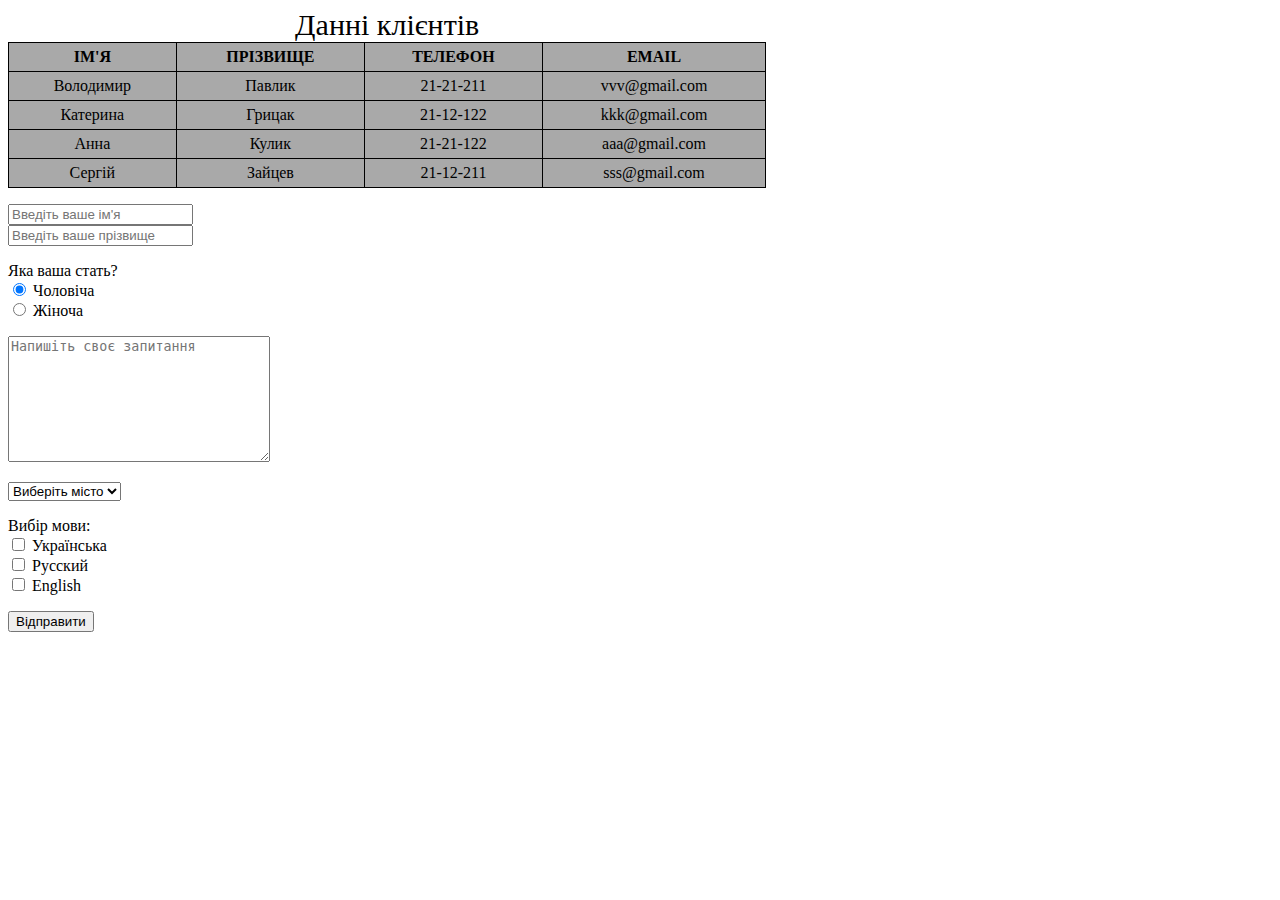
<file: hw-html/index.html>
<!DOCTYPE html>
<html lang="en">
<head>
    <meta charset="UTF-8">
    <meta http-equiv="X-UA-Compatible" content="IE=edge">
    <meta name="viewport" content="width=device-width, initial-scale=1.0">
    <title>hw html</title>
    <style>
        caption {
            font-size: 30px;
        }
        table {
            width: 60%;
            background-color: black;
            border-spacing: 1px;
        }
        th, td {
            background-color: darkgray;
            padding: 5px;
            text-align: center;
        }
    </style>
</head>
<body>
    <table>
        <caption>Данні клієнтів</caption>
        <tr>
            <th>ІМ'Я</th>
            <th>ПРІЗВИЩЕ</th>
            <th>ТЕЛЕФОН</th>
            <th>EMAIL</th>
        </tr>
        <tr>
            <td>Володимир</td>
            <td>Павлик</td>
            <td>21-21-211</td>
            <td>vvv@gmail.com</td>
        </tr>
        <tr>
            <td>Катерина</td>
            <td>Грицак</td>
            <td>21-12-122</td>
            <td>kkk@gmail.com</td>
        </tr>
        <tr>
            <td>Анна</td>
            <td>Кулик</td>
            <td>21-21-122</td>
            <td>aaa@gmail.com</td>
        </tr>
        <tr>
            <td>Сергій</td>
            <td>Зайцев</td>
            <td>21-12-211</td>
            <td>sss@gmail.com</td>
        </tr>
    </table>

     <form action="#" method=""> 
        <p>
            <input type="text" placeholder="Введіть ваше ім'я"><br>
            <input type="text" placeholder="Введіть ваше прізвище"></p>

        <p> Яка ваша стать?<br>
            <input type="radio" name="gender" value="Чоловіча" checked id="radio1">
            <label for="radio1"> Чоловіча</label><br>
            <input type="radio" name="gender" value="Жіноча" id="radio2">
            <label for="radio2"> Жіноча</label></p>
        <p>
            <textarea name="question" rows="8" cols="30" placeholder="Напишіть своє запитання"></textarea></p>
        <p><select name="city">
            <option selected value="Виберіть місто" disabled>Виберіть місто</option>
            <option value="Київ">Київ</option>
            <option value="Львів">Львів</option>
            <option value="Одеса">Одеса</option>
            <option value="Дніпро">Дніпро</option>
            <option value="Харків">Харків</option>
           </select></p>
        <p> Вибір мови:<br>
            <input type="checkbox" name="language" value="Українська" id="check1">
            <label for="check1"> Українська</label><br>
            <input type="checkbox" name="language" value="Русский" id="check2">
            <label for="check2"> Русский</label><br>
            <input type="checkbox" name="language" value="English" id="check3">
            <label for="check3"> English</label></p>
        <p>
            <input type="submit" value="Відправити">
        </p>

    </form>
</body>
</html>
</file>
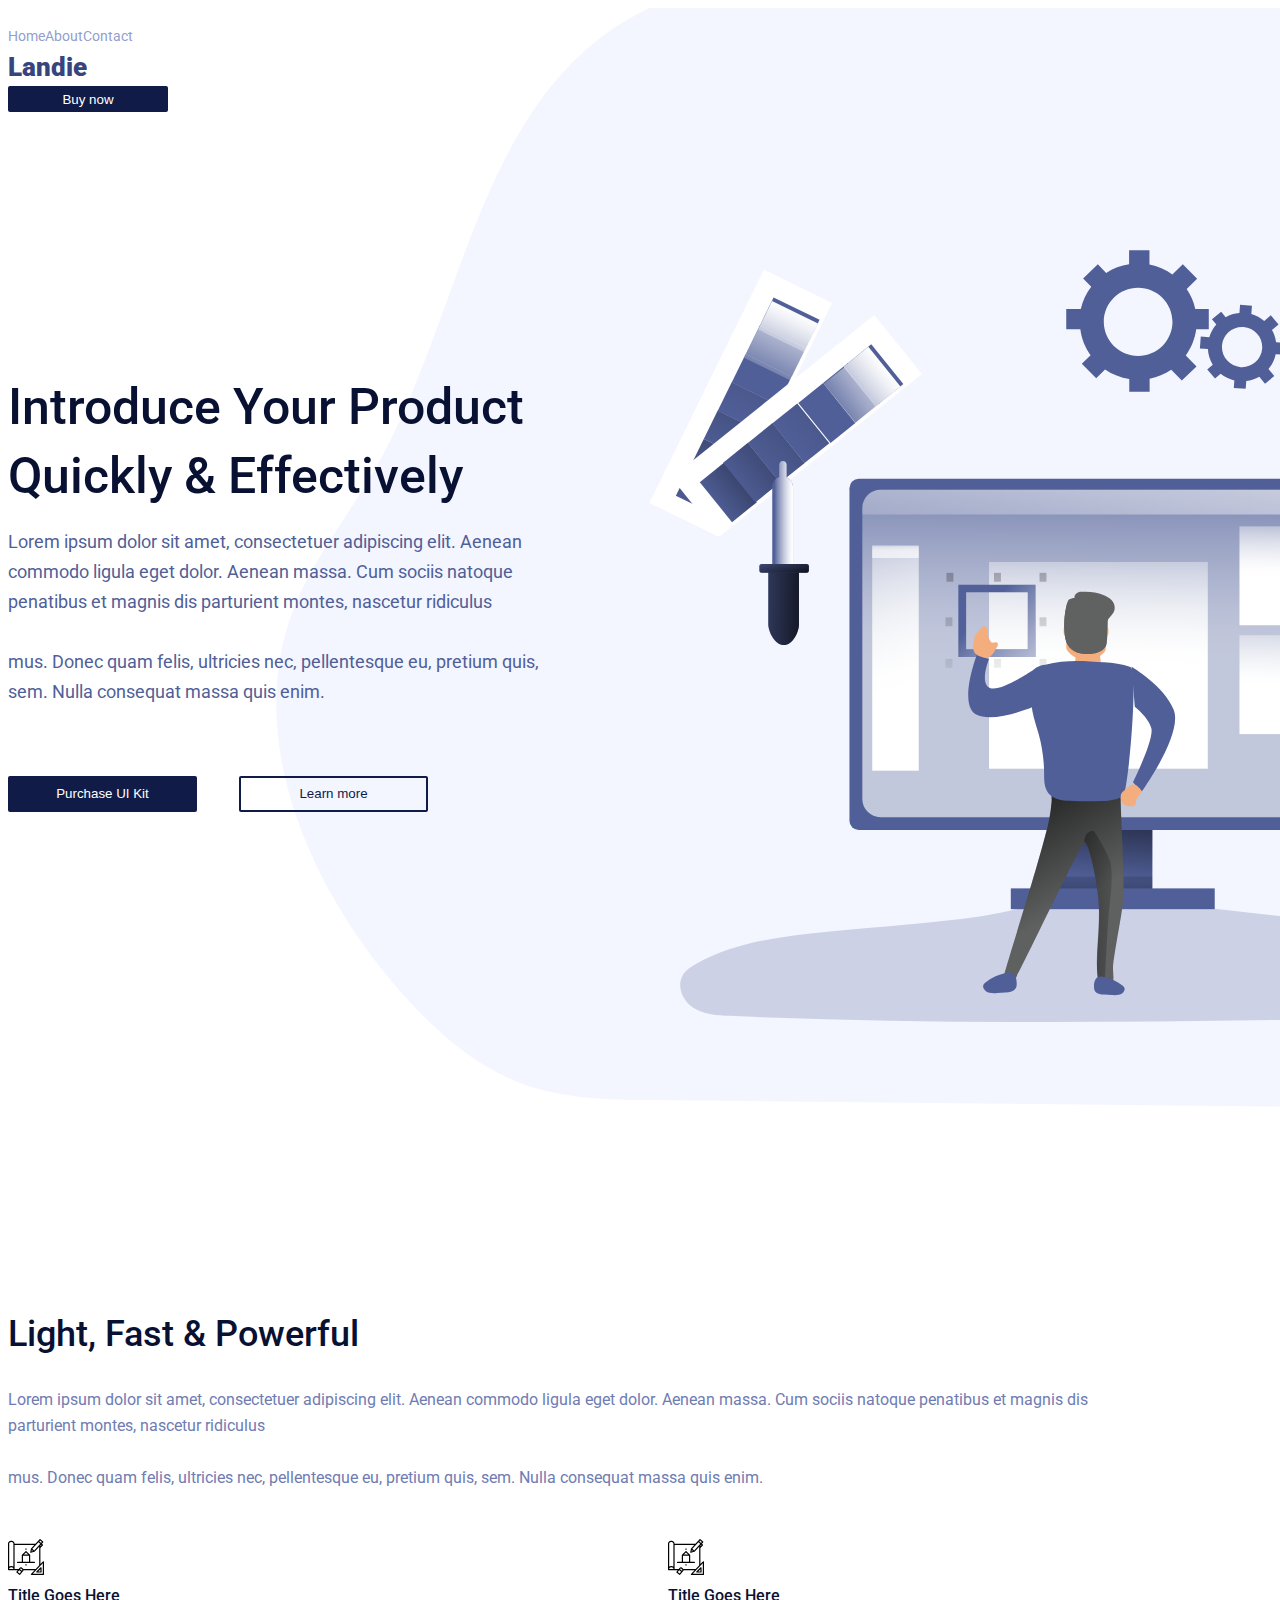
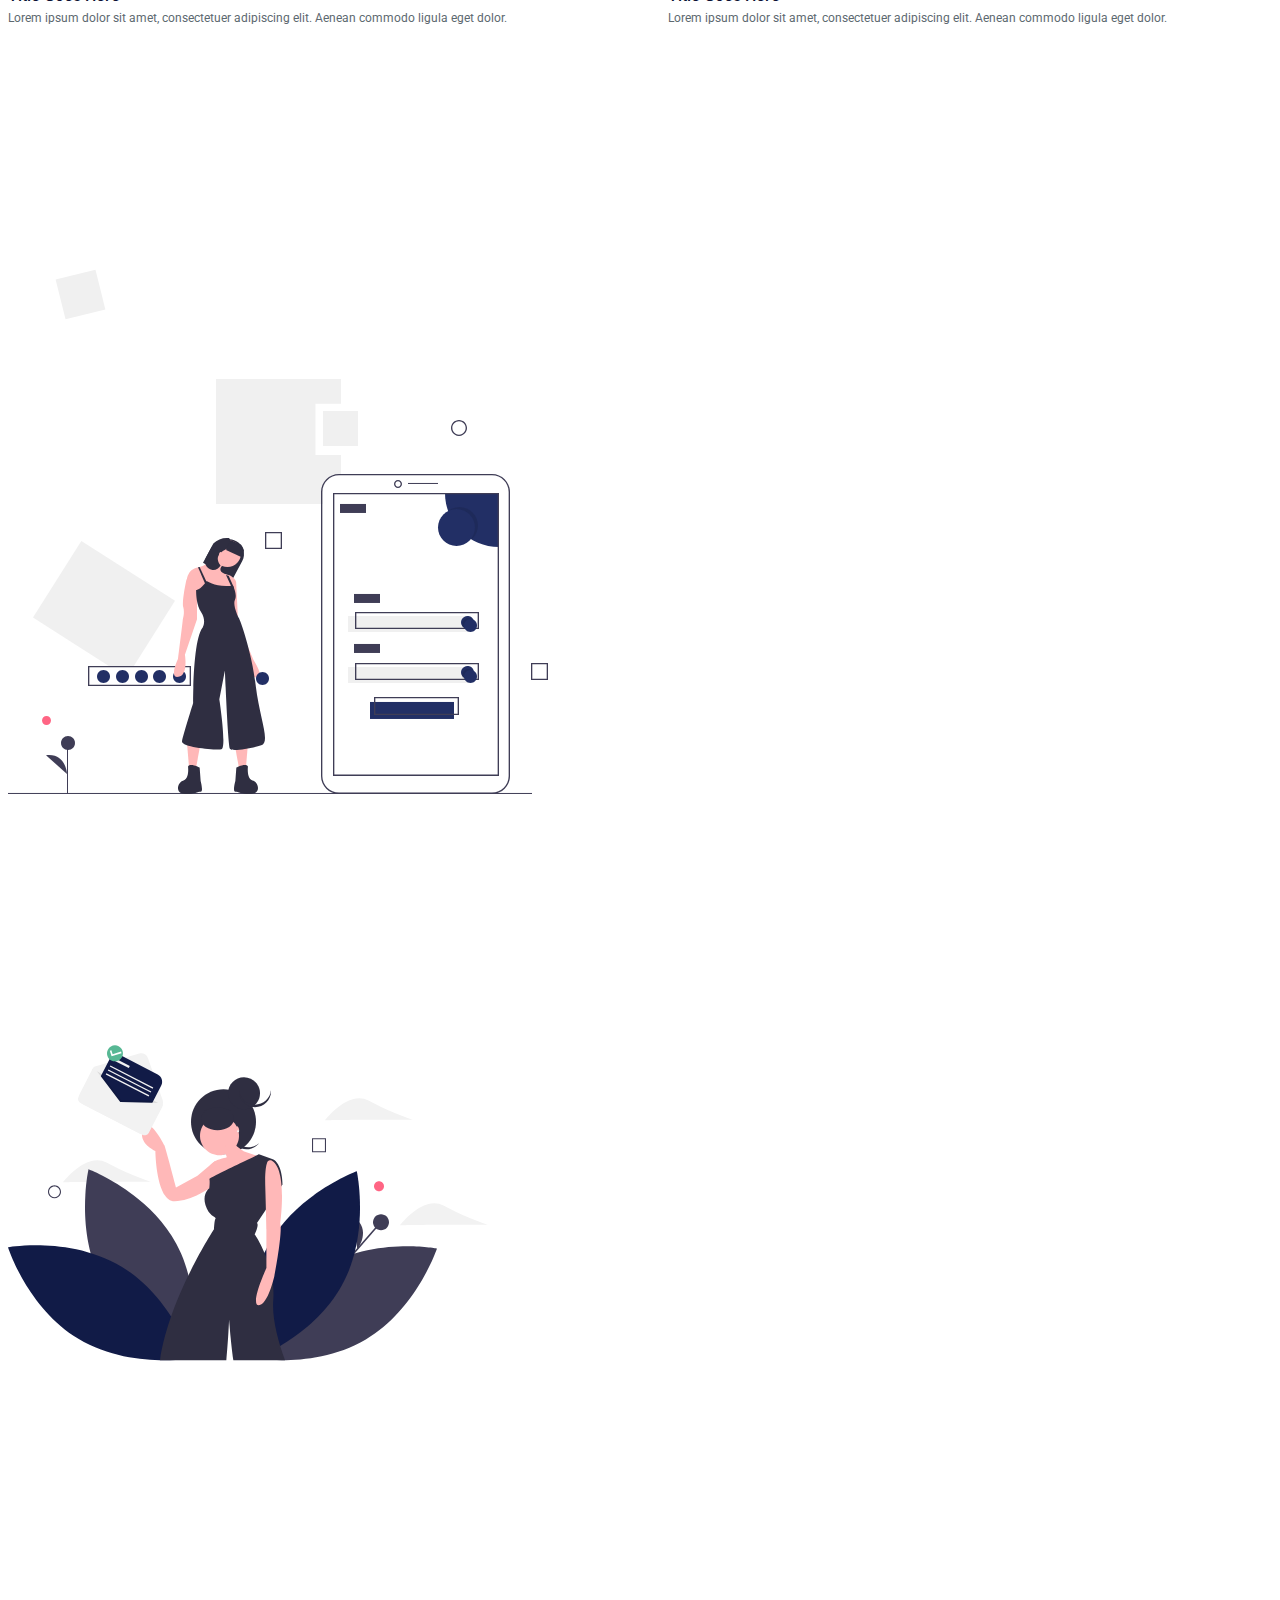
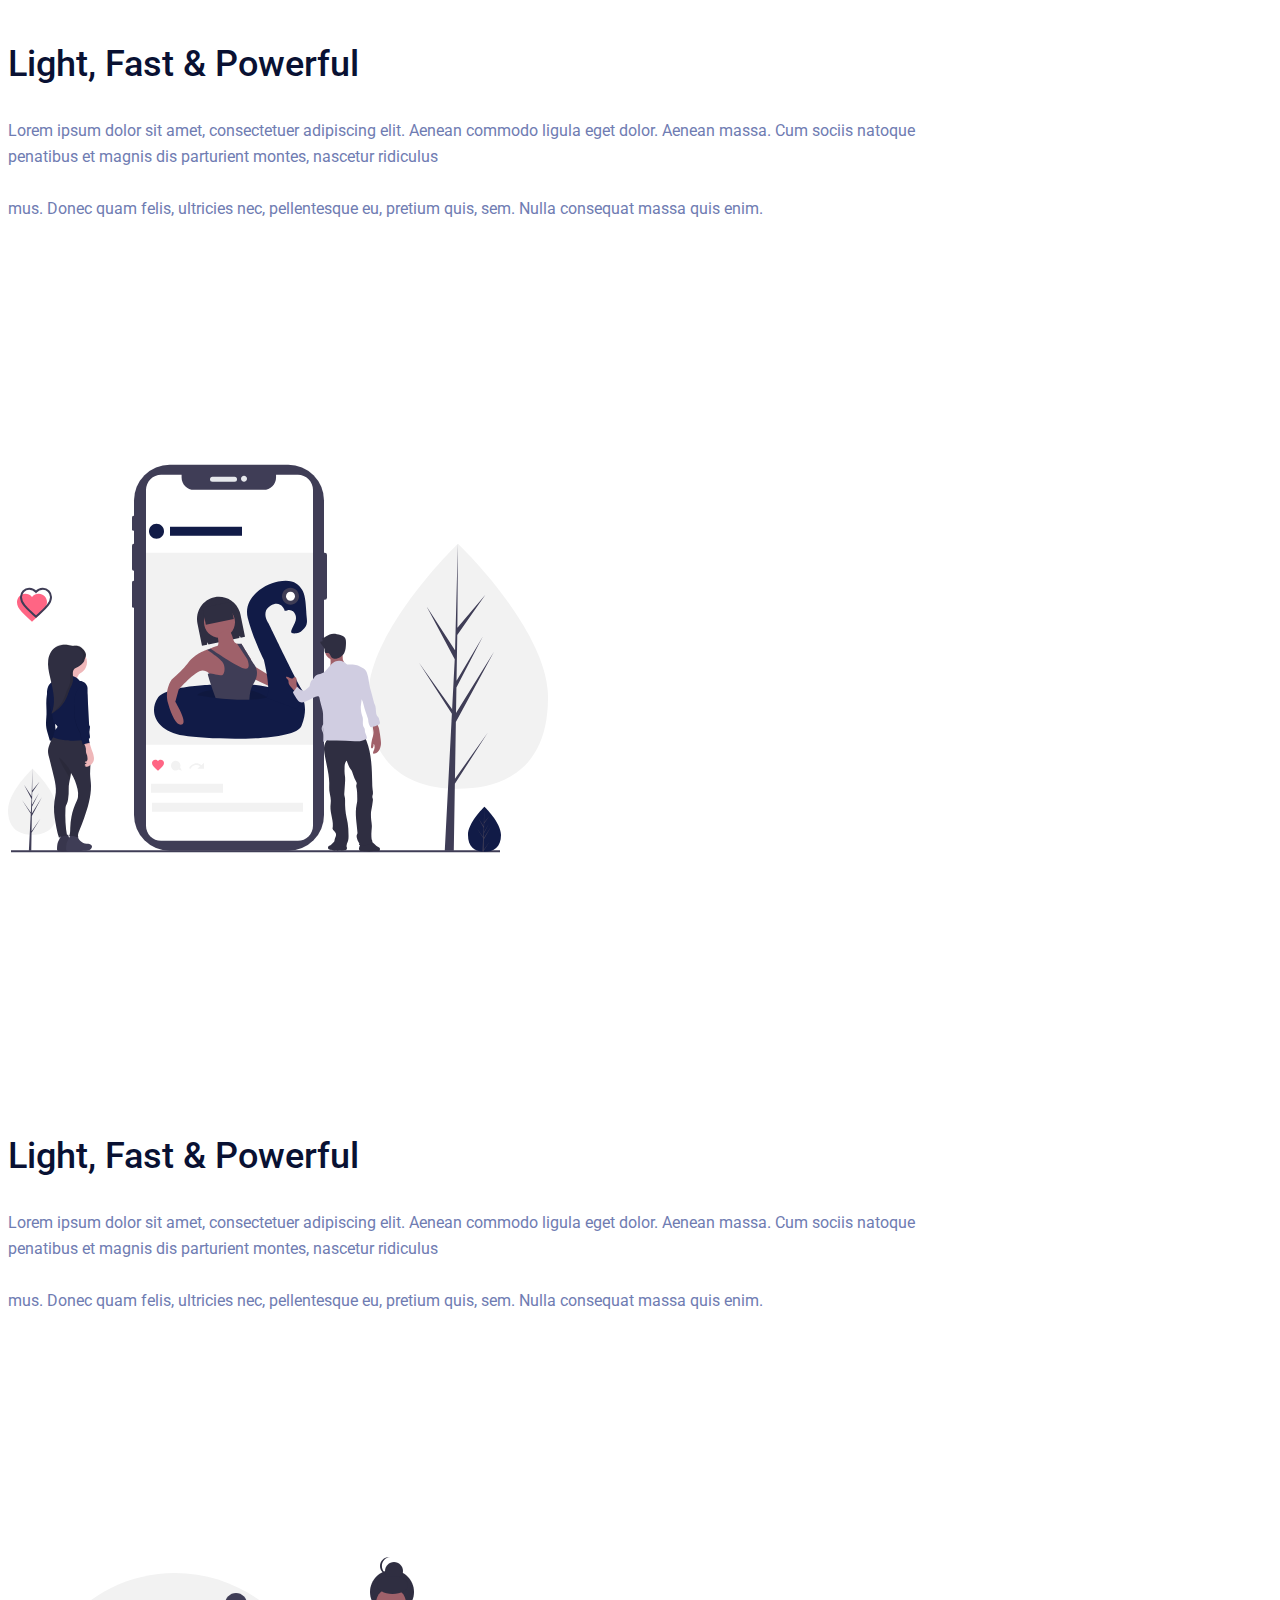
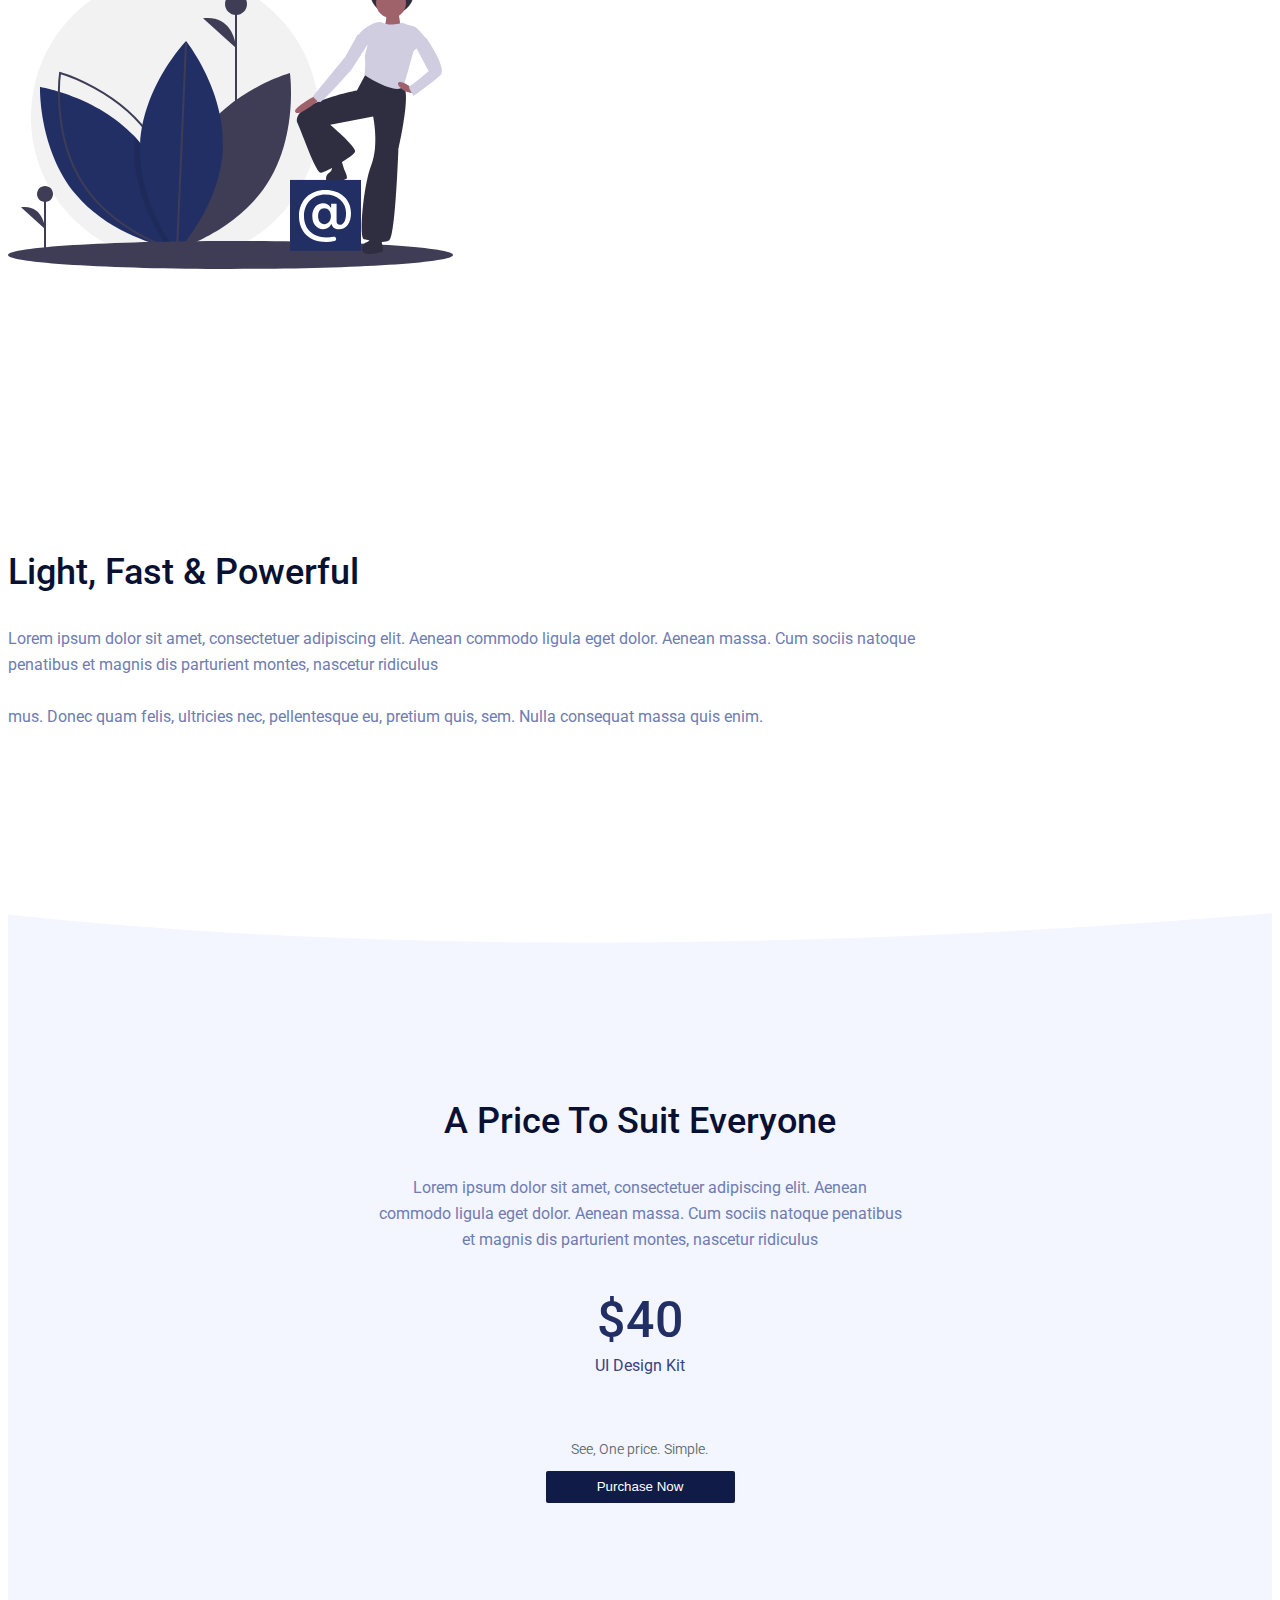
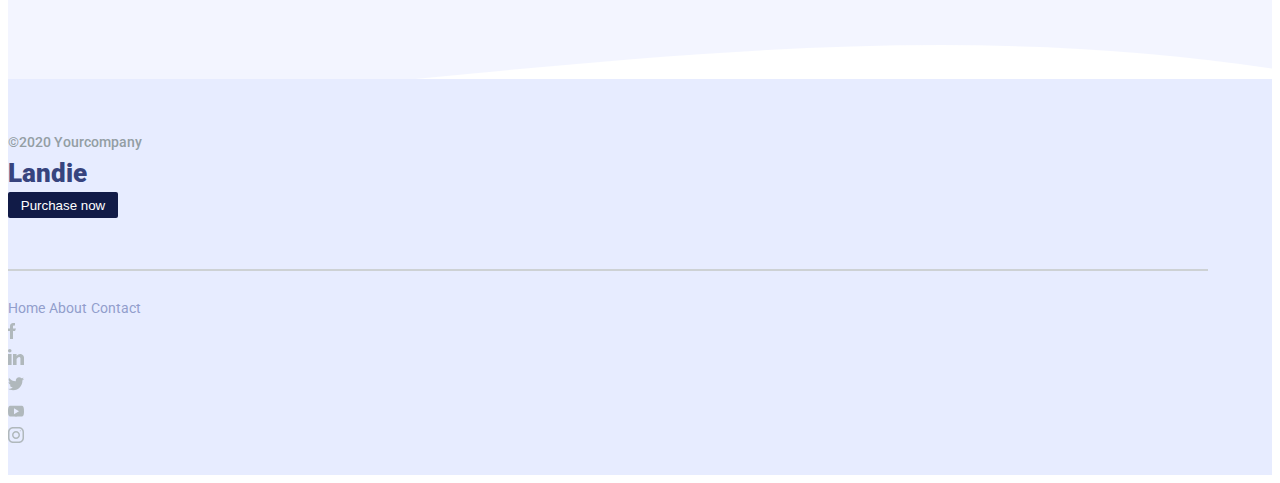
<file: preprocessors/index.html>
<!doctype html>
<html lang="ru">
  <head>
    <meta charset="utf-8">
    <meta name="viewport" content="width=device-width, initial-scale=1">
    <link href="https://cdn.jsdelivr.net/npm/bootstrap@5.0.0-beta3/dist/css/bootstrap.min.css" rel="stylesheet" integrity="sha384-eOJMYsd53ii+scO/bJGFsiCZc+5NDVN2yr8+0RDqr0Ql0h+rP48ckxlpbzKgwra6" crossorigin="anonymous">
    <link rel="stylesheet" href="style.css">
    <link rel="preconnect" href="https://fonts.gstatic.com">
    <link href="https://fonts.googleapis.com/css2?family=Roboto:wght@400;500;900&display=swap" rel="stylesheet">
    <title>Preprocessors</title>
  </head>
  <body>
      <div class="back_img">
      </div>
    <header class="container">
        <nav class="d-flex justify-content-between navbar_box">
            <div class="nav_menu_box d-flex justify-content-between">
                <a class="nav_menu" href="">Home</a>
                <a class="nav_menu" href="">About</a>
                <a class="nav_menu" href="">Contact</a>
            </div>
            <div class="text_logo">Landie</div>
            <div class="button_nav">
                <button>Buy now</button>
            </div>
        </nav>
        <div class="text_box_header">
            <div class="text_header_title">Introduce Your Product Quickly & Effectively</div>
            <div class="text_header">Lorem ipsum dolor sit amet, consectetuer adipiscing elit. Aenean commodo ligula eget dolor.
                 Aenean massa. Cum sociis natoque penatibus et magnis dis parturient montes, nascetur ridiculus <br> <br>
                mus. Donec quam felis, ultricies nec, pellentesque eu, pretium quis, sem. Nulla consequat massa quis enim.</div>
        </div>
        <div class="button_box">
            <div class="button_box_left">
                <button class="button_left">Purchase UI Kit</button>
            </div>
            <div class="button_box_right">
                <button class="button_right">Learn more</button>
            </div>
        </div>
    </header>
    <main class="container">
        <div class="row">
            <div class="col-md-6 d-flex flex-column align-item-center main_sections main_sections_0">
                <div class="text_box_main_1">
                    <h2>Light, Fast & Powerful</h2>
                    <div>
                        Lorem ipsum dolor sit amet, consectetuer adipiscing elit. Aenean commodo ligula eget dolor. Aenean massa.
                         Cum sociis natoque penatibus et magnis dis parturient montes, nascetur ridiculus <br> <br>
                        mus. Donec quam felis, ultricies nec, pellentesque eu, pretium quis, sem. Nulla consequat massa quis enim.
                    </div>
                </div>
                <div class="icon_boxes">
                    <div class="icon_box">
                        <img src="./img/Combined Shape.svg" alt="">
                        <div class="icon_title">Title Goes Here</div>
                        <div class="icon_lorem">Lorem ipsum dolor sit amet, consectetuer adipiscing elit. Aenean commodo ligula eget dolor. </div>
                    </div>
                    <div class="icon_box">
                        <img src="./img/Combined Shape.svg" alt="">
                        <div class="icon_title">Title Goes Here</div>
                        <div class="icon_lorem">Lorem ipsum dolor sit amet, consectetuer adipiscing elit. Aenean commodo ligula eget dolor. </div>
                    </div>
                </div>
            </div>
            <div class="col-md-6 d-flex align-items-center main_sections main_sections_1">
                <img class="img_size" src="./img/undraw_mobile_login_ikmv.svg" alt="">
            </div>
            <div class="col-md-6 d-flex align-items-center main_sections main_sections_0">
                <img class="img_size" src="./img/img2.svg" alt="">
            </div>
            <div class="col-md-6 d-flex align-items-center justify-content-center main_sections main_sections_0">
                <div class="text_box_main">
                    <h2>Light, Fast & Powerful</h2>
                    <div>
                        Lorem ipsum dolor sit amet, consectetuer adipiscing elit. Aenean commodo ligula eget dolor. Aenean massa.
                         Cum sociis natoque penatibus et magnis dis parturient montes, nascetur ridiculus <br> <br>
                        mus. Donec quam felis, ultricies nec, pellentesque eu, pretium quis, sem. Nulla consequat massa quis enim.
                    </div>
                </div>
            </div>
            <div class="col-md-6 d-flex align-items-center main_sections main_sections_0">
                <img class="img_size" src="./img/img3.svg" alt="">
            </div>
            <div class="col-md-6 d-flex align-items-center justify-content-center main_sections main_sections_0">
                <div class="text_box_main">
                    <h2>Light, Fast & Powerful</h2>
                    <div>
                        Lorem ipsum dolor sit amet, consectetuer adipiscing elit. Aenean commodo ligula eget dolor. Aenean massa.
                         Cum sociis natoque penatibus et magnis dis parturient montes, nascetur ridiculus <br> <br>
                        mus. Donec quam felis, ultricies nec, pellentesque eu, pretium quis, sem. Nulla consequat massa quis enim.
                    </div>
                </div>
            </div>
            <div class="col-md-6 d-flex align-items-center main_sections main_sections_0">
                <img class="img_size" src="./img/img4.svg" alt="">
            </div>
            <div class="col-md-6 d-flex align-items-center justify-content-center main_sections main_sections_0">
                <div class="text_box_main">
                    <h2>Light, Fast & Powerful</h2>
                    <div>
                        Lorem ipsum dolor sit amet, consectetuer adipiscing elit. Aenean commodo ligula eget dolor. Aenean massa.
                         Cum sociis natoque penatibus et magnis dis parturient montes, nascetur ridiculus <br> <br>
                        mus. Donec quam felis, ultricies nec, pellentesque eu, pretium quis, sem. Nulla consequat massa quis enim.
                    </div>
                </div>
            </div>
        </div>
    </main>
    <div class="purple_section">
        <div class="text_purple_section">
            <h2>A Price To Suit Everyone</h2>
            <div>Lorem ipsum dolor sit amet, consectetuer adipiscing elit. Aenean commodo ligula eget dolor. Aenean massa. 
                Cum sociis natoque penatibus et magnis dis parturient montes, nascetur ridiculus </div>
            <div class="price">
                $40
            </div>
            <div class="text_price">
                UI Design Kit
            </div>
            <div class="text_over_button">
                See, One price. Simple.
            </div>
            <div class="button_price">
                <button>Purchase Now</button>
            </div>
        </div>
    </div>
    <footer class="footer_box">
        <div class="container">
            <div class="over_line d-flex align-items-center justify-content-between ">
                <div class="sign">©2020 Yourcompany</div>
                <div class="text_logo">Landie</div>
                <div class="button_footer">
                    <button>Purchase now</button>
                </div>
            </div>
            <div class="footer_line"></div>
            <div class="under_line d-flex justify-content-between">
                <div class="footer_menu d-flex justify-content-between">
                    <a class="color_menu" href="">Home</a>
                    <a class="color_menu" href="">About</a>
                    <a class="color_menu" href="">Contact</a>
                </div>
                <div class="social d-flex justify-content-between">
                    <div>
                        <a href="">
                            <svg width="8" height="16" viewBox="0 0 8 16" fill="none" xmlns="http://www.w3.org/2000/svg">
                            <path class="icon_soc" d="M5 5.5V3.5C5 2.948 5.448 2.5 6 2.5H7V0H5C3.343 0 2 1.343 2 3V5.5H0V8H2V16H5V8H7L8 5.5H5Z" fill="#B0B8BC"/>
                            </svg>
                        </a>
                        
                    </div>
                    <div>
                        <a href="">
                            <svg width="16" height="16" viewBox="0 0 16 16" fill="none" xmlns="http://www.w3.org/2000/svg">
                            <path class="icon_soc" fill-rule="evenodd" clip-rule="evenodd" d="M3.5 1.75C3.5 2.7165 2.7165 3.5 1.75 3.5C0.783502 3.5 0 2.7165 0 1.75C0 0.783502 0.783502 0 1.75 0C2.7165 0 3.5 0.783502 3.5 1.75ZM0 5H3.578V16H0V5ZM13.2998 5.12119C13.2954 5.11973 13.2909 5.11825 13.2864 5.11678C13.2616 5.10856 13.2367 5.10033 13.21 5.093C13.162 5.082 13.114 5.073 13.065 5.065C12.875 5.027 12.667 5 12.423 5C10.337 5 9.014 6.517 8.578 7.103V5H5V16H8.578V10C8.578 10 11.282 6.234 12.423 9V16H16V8.577C16 6.915 14.861 5.53 13.324 5.129C13.3159 5.12643 13.3078 5.12382 13.2998 5.12119Z" fill="#B0B8BC"/>
                            </svg>
                        </a>
                        
                    </div>
                    <div>
                        <a href="">
                            <svg width="16" height="14" viewBox="0 0 16 14" fill="none" xmlns="http://www.w3.org/2000/svg">
                                <path class="icon_soc" d="M16 1.87225C15.405 2.13325 14.771 2.30625 14.11 2.39025C14.79 1.98425 15.309 1.34625 15.553 0.577252C14.919 0.955252 14.219 1.22225 13.473 1.37125C12.871 0.730252 12.013 0.333252 11.077 0.333252C9.261 0.333252 7.799 1.80725 7.799 3.61425C7.799 3.87425 7.821 4.12425 7.875 4.36225C5.148 4.22925 2.735 2.92225 1.114 0.931252C0.831 1.42225 0.665 1.98425 0.665 2.58925C0.665 3.72525 1.25 4.73225 2.122 5.31525C1.595 5.30525 1.078 5.15225 0.64 4.91125C0.64 4.92125 0.64 4.93425 0.64 4.94725C0.64 6.54125 1.777 7.86525 3.268 8.17025C3.001 8.24325 2.71 8.27825 2.408 8.27825C2.198 8.27825 1.986 8.26625 1.787 8.22225C2.212 9.52125 3.418 10.4763 4.852 10.5073C3.736 11.3803 2.319 11.9063 0.785 11.9063C0.516 11.9063 0.258 11.8943 0 11.8613C1.453 12.7983 3.175 13.3333 5.032 13.3333C11.068 13.3333 14.368 8.33325 14.368 3.99925C14.368 3.85425 14.363 3.71425 14.356 3.57525C15.007 3.11325 15.554 2.53625 16 1.87225Z" fill="#B0B8BC"/>
                                </svg> 
                        </a>
                                                
                    </div>
                    <div>
                        <a href="">
                            <svg width="16" height="12" viewBox="0 0 16 12" fill="none" xmlns="http://www.w3.org/2000/svg">
                                <path class="icon_soc" fill-rule="evenodd" clip-rule="evenodd" d="M13.456 0.758748C14.415 0.812748 14.886 0.954748 15.32 1.72675C15.772 2.49775 16 3.82575 16 6.16475V6.16775V6.17275C16 8.50075 15.772 9.83875 15.321 10.6017C14.887 11.3737 14.416 11.5137 13.457 11.5787C12.498 11.6337 10.089 11.6667 8.002 11.6667C5.911 11.6667 3.501 11.6337 2.543 11.5777C1.586 11.5127 1.115 11.3727 0.677 10.6007C0.23 9.83775 0 8.49975 0 6.17175V6.16975V6.16675V6.16375C0 3.82575 0.23 2.49775 0.677 1.72675C1.115 0.953748 1.587 0.812748 2.544 0.757748C3.501 0.693748 5.911 0.666748 8.002 0.666748C10.089 0.666748 12.498 0.693748 13.456 0.758748ZM11 6.16675L6 3.16675V9.16675L11 6.16675Z" fill="#B0B8BC"/>
                                </svg>    
                        </a>
                        
                    </div>
                    <div>
                        <a href="" >
                           <svg  width="16" height="16" viewBox="0 0 16 16" fill="none" xmlns="http://www.w3.org/2000/svg">
                            <path class="icon_soc" fill-rule="evenodd" clip-rule="evenodd" d="M5 0H11C13.761 0 16 2.239 16 5V11C16 13.761 13.761 16 11 16H5C2.239 16 0 13.761 0 11V5C0 2.239 2.239 0 5 0ZM11 14.5C12.93 14.5 14.5 12.93 14.5 11V5C14.5 3.07 12.93 1.5 11 1.5H5C3.07 1.5 1.5 3.07 1.5 5V11C1.5 12.93 3.07 14.5 5 14.5H11ZM4 8C4 5.791 5.791 4 8 4C10.209 4 12 5.791 12 8C12 10.209 10.209 12 8 12C5.791 12 4 10.209 4 8ZM5.5 8C5.5 9.378 6.622 10.5 8 10.5C9.378 10.5 10.5 9.378 10.5 8C10.5 6.621 9.378 5.5 8 5.5C6.622 5.5 5.5 6.621 5.5 8ZM12.833 3.7C12.833 3.99437 12.5944 4.233 12.3 4.233C12.0057 4.233 11.767 3.99437 11.767 3.7C11.767 3.40564 12.0057 3.167 12.3 3.167C12.5944 3.167 12.833 3.40564 12.833 3.7Z" fill="#B0B8BC"/>
                            </svg> 
                        </a>
                    </div>
                </div>
            </div>   
        </div>
        

    </footer>

   



    <script src="https://cdn.jsdelivr.net/npm/bootstrap@5.0.0-beta3/dist/js/bootstrap.bundle.min.js" integrity="sha384-JEW9xMcG8R+pH31jmWH6WWP0WintQrMb4s7ZOdauHnUtxwoG2vI5DkLtS3qm9Ekf" crossorigin="anonymous"></script>

  </body>
</html>
</file>
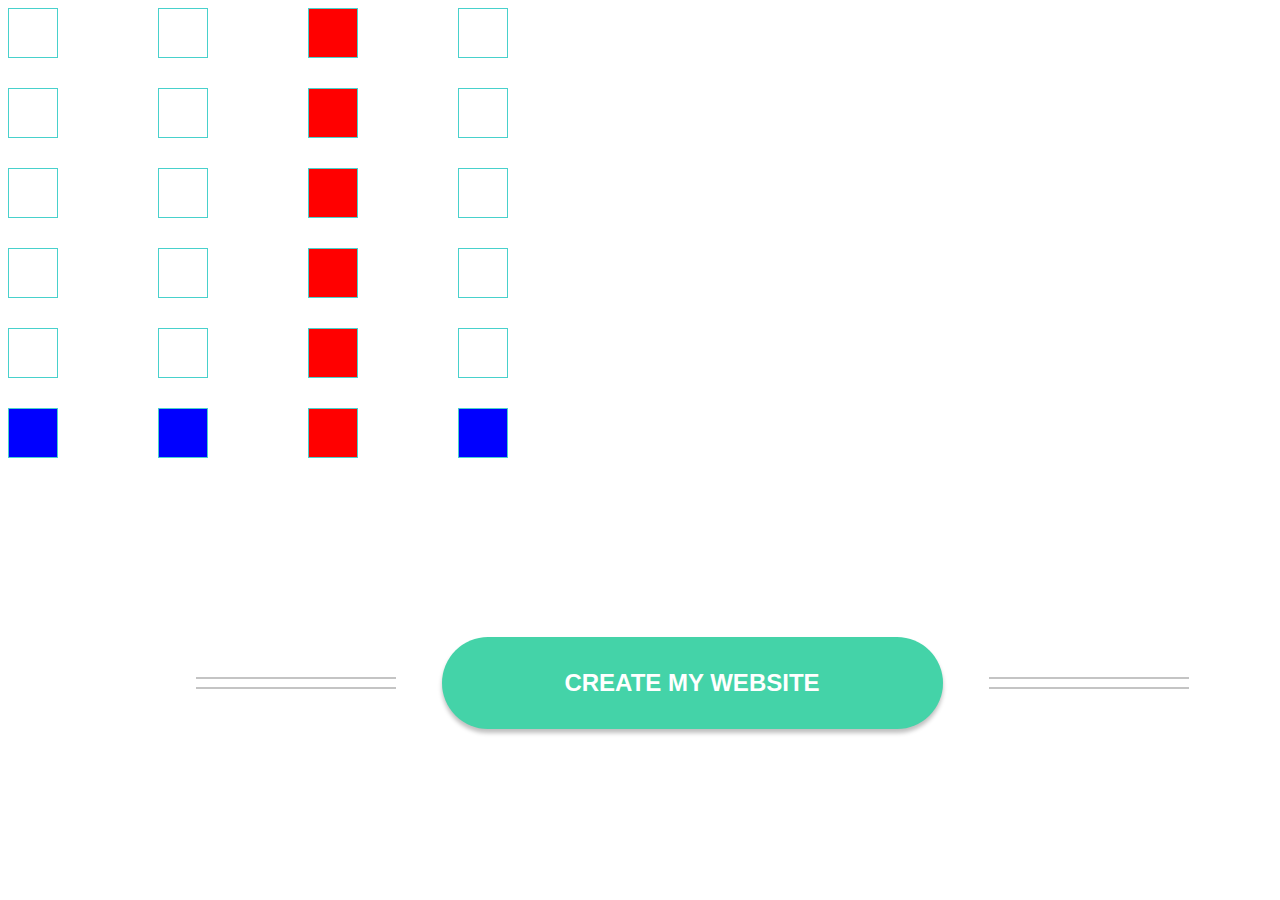
<file: pseudo-elements & classes/index.html>
<!DOCTYPE html>
<html lang="en">
<head>
    <meta charset="UTF-8">
    <meta http-equiv="X-UA-Compatible" content="IE=edge">
    <meta name="viewport" content="width=device-width, initial-scale=1.0">
    <link rel="stylesheet" href="style.css">
    <title>Pseudo</title>
</head>
<body>
    <div class="boxes">
        <div class="box"></div>
        <div class="box"></div>
        <div class="box"></div>
        <div class="box"></div>
        <div class="box"></div>
        <div class="box"></div>
        <div class="box"></div>
        <div class="box"></div>
        <div class="box"></div>
        <div class="box"></div>
        <div class="box"></div>
        <div class="box"></div>
        <div class="box"></div>
        <div class="box"></div>
        <div class="box"></div>
        <div class="box"></div>
        <div class="box"></div>
        <div class="box"></div>
        <div class="box"></div>
        <div class="box"></div>
        <div class="box"></div>
        <div class="box"></div>
        <div class="box"></div>
        <div class="box"></div>
    </div>
    <div class="box_button">
        <button>CREATE MY WEBSITE</button>
    </div>
</body>
</html>
</file>
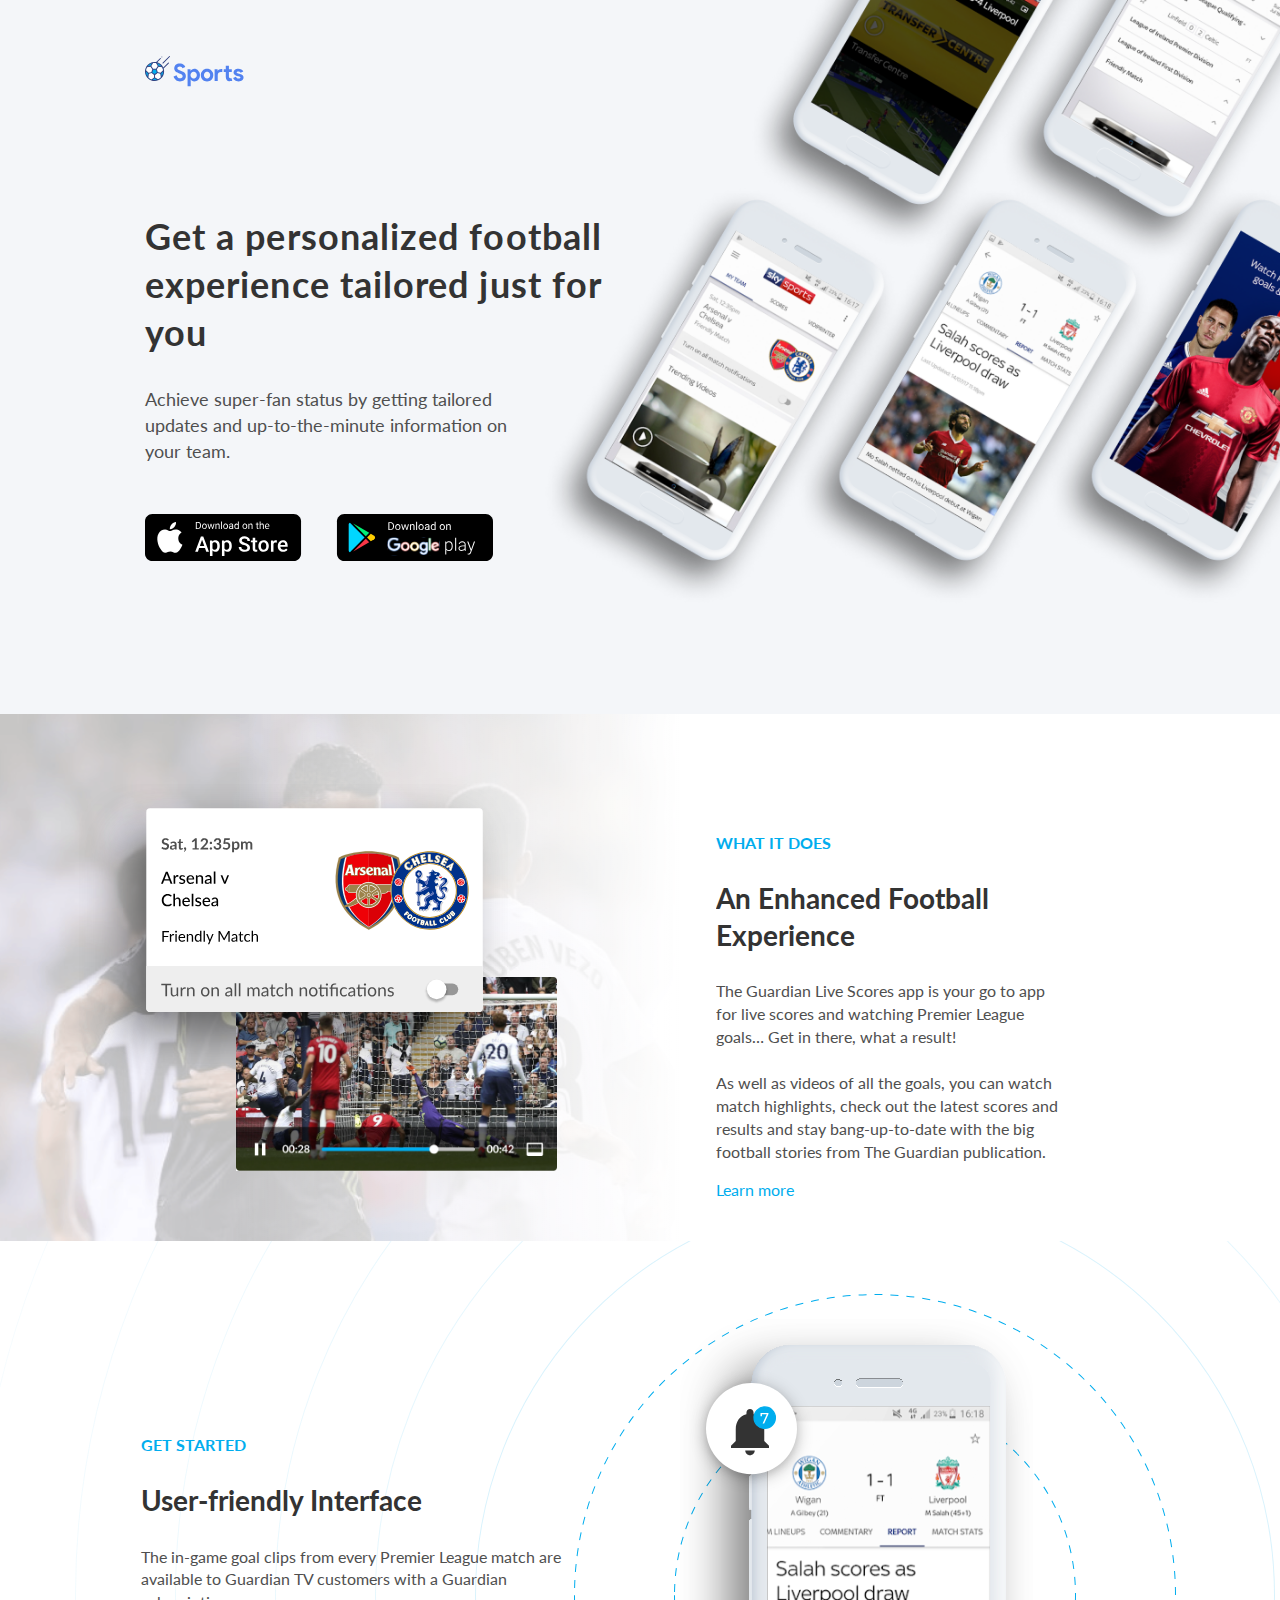
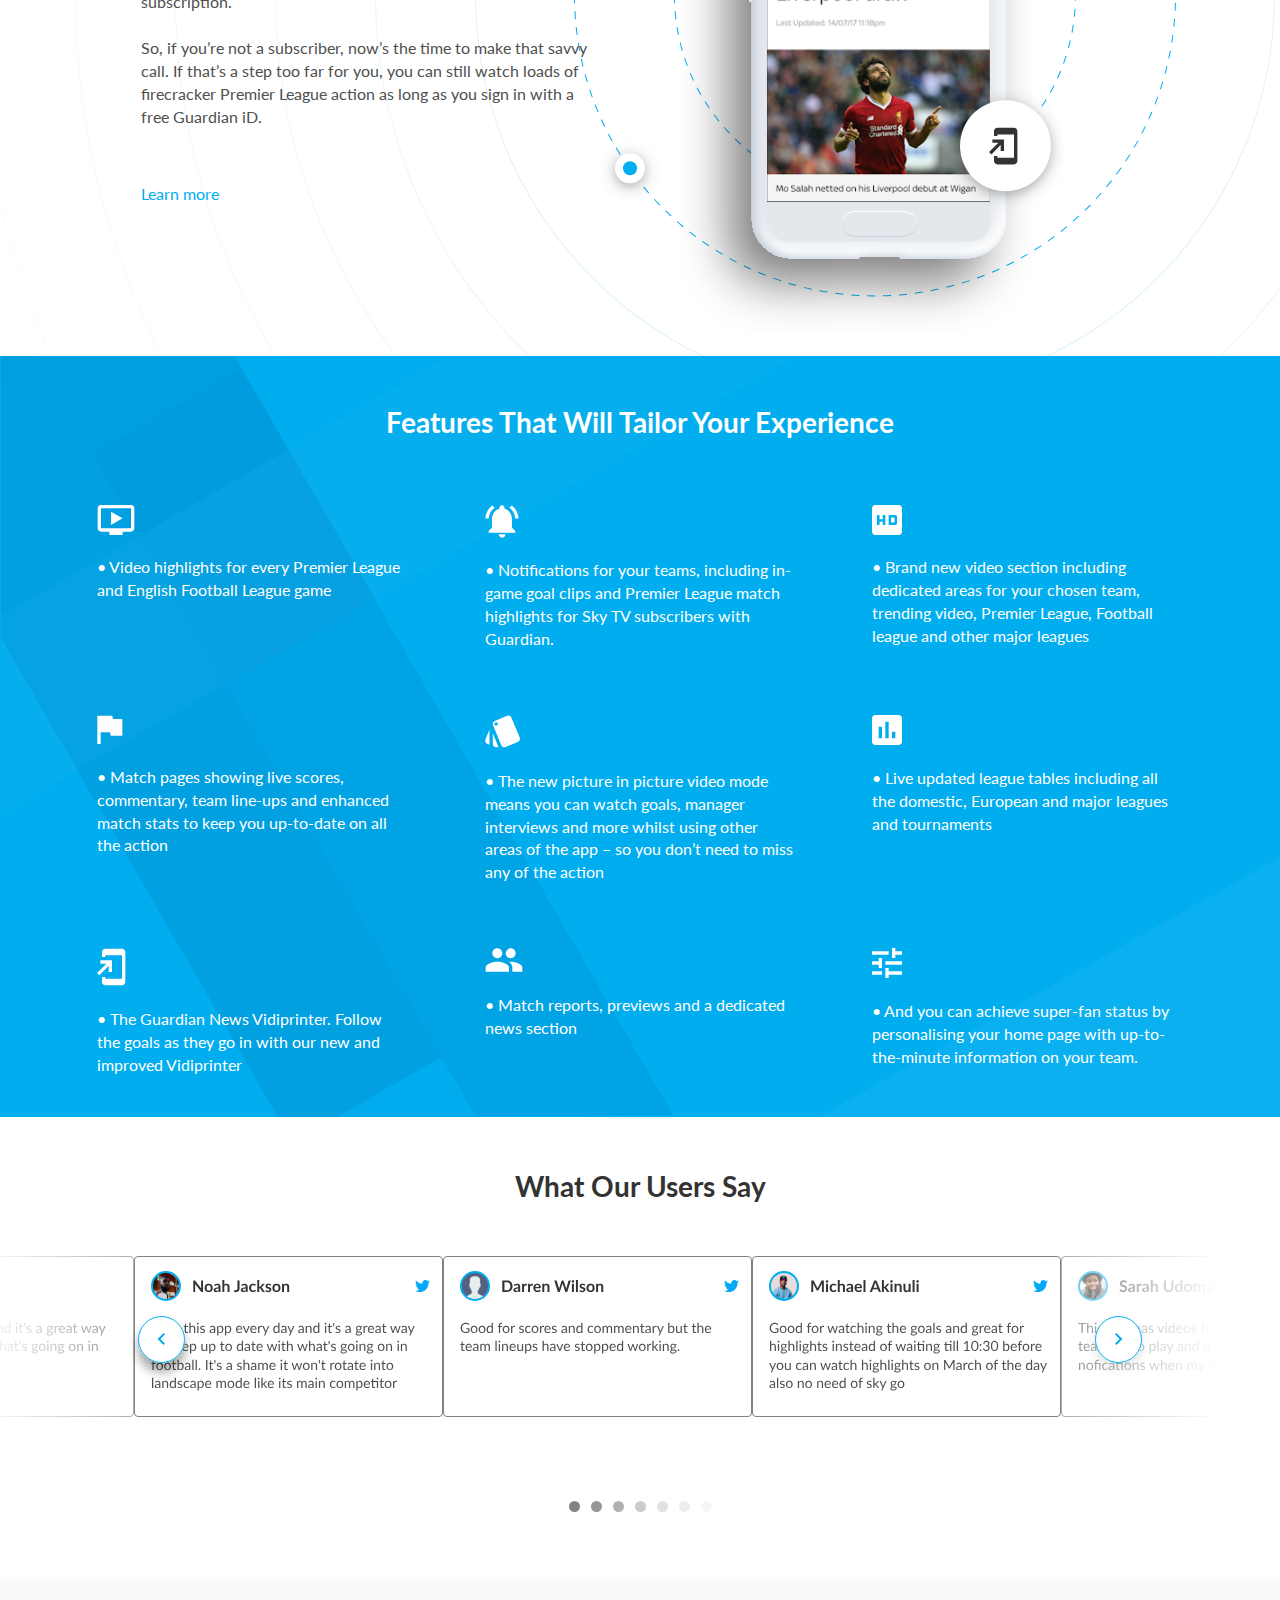
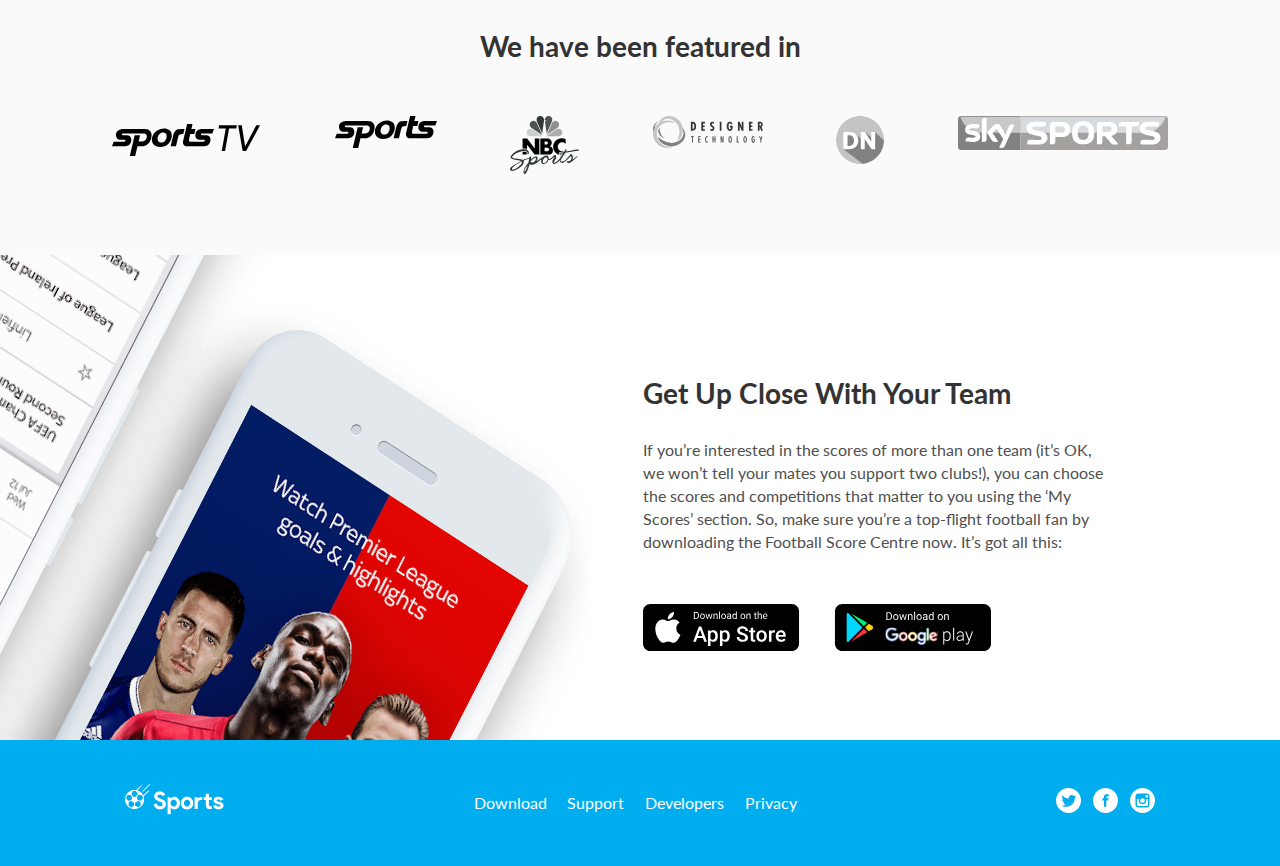
<file: responsive layout/index.html>
<!DOCTYPE html>
<html lang="en">
<head>
    <meta charset="UTF-8">
    <meta http-equiv="X-UA-Compatible" content="IE=edge">
    <meta name="viewport" content="width=device-width, initial-scale=1.0">
    <link rel="stylesheet" href="style.css">
    <link rel="preconnect" href="https://fonts.gstatic.com">
    <link href="https://fonts.googleapis.com/css2?family=Lato:wght@400;700&display=swap" rel="stylesheet">
    <title>Responsive Layout</title>
</head>
<body>
    <header>
        <div class="header_left">
            <div>
                <img class="logo" src="./img/LOGO.svg" alt="">
            </div>
            <div class="title_header">
                Get a personalized football
                 experience tailored just for you
            </div>
            <p class="text_header">
                Achieve super-fan status by getting tailored updates and 
                 up-to-the-minute information on your team.
            </p>
            <div class="download">
                <a href="https://www.apple.com/ua/ios/app-store/" target="_blank"><img class="apple download_button click" src="./img/Apple Store.svg" alt="Apple Store"></a>
                <a href="https://play.google.com/store/apps?hl=ru" target="_blank"><img class="google download_button click" src="./img/Google Play.svg" alt="Google Play"></a>
            </div>
        </div>
    </header>
    <main>
        <section class="experience">
            <div class="experience_video">
                <div>
                    <img class="footboler" sizes="(max-width: 1500px) 100vw, 1500px"
                    srcset="
                    ./img/footboler/Rectangle_el9uye_c_scale,w_360.png 360w,
                    ./img/footboler/Rectangle_el9uye_c_scale,w_827.png 827w,
                    ./img/footboler/Rectangle_el9uye_c_scale,w_1175.png 1175w,
                    ./img/footboler/Rectangle_el9uye_c_scale,w_1500.png 1500w"
                    src="./img/footboler/Rectangle_el9uye_c_scale,w_1500.png"
                    alt="">
                    <img class="footboler360" src="./img/footboler360.png" alt="">
                </div>
                <div class="gradient"></div>
                 <div class="inside_box_experience">
                    <div><img class="schedule" src="./img/SAMPLE01.svg" alt=""></div>
                    <div><img class="video" src="./img/SAMPLE02.jpg" alt=""></div> 
                 </div>   
            </div>
            <div class="experience_text">
                <div class="blue_text">WHAT IT DOES</div>
                <div class="title">An Enhanced Football Experience</div>
                <p class="about_experience">The Guardian Live Scores app is your go to app for live 
                     scores and watching Premier League goals… Get in there, 
                      what a result!  <br>
                      <br>
                    As well as videos of all the goals, you can watch match 
                     highlights, check out the latest scores and results and stay 
                      bang-up-to-date with the big football stories from 
                       The Guardian publication.</p>
                <a href=""><div class="learn_more click_text">Learn more</div></a>
            </div>
        </section>
        <section class="interface">
            <div class="interface_text">
                <div class="blue_text">GET STARTED</div>
                <div class="title">User-friendly Interface</div>
                <p class="about_interface">The in-game goal clips from every Premier League match are 
                    available to Guardian TV customers with a Guardian subscription. <br>
                    <br>
                    So, if you’re not a subscriber, now’s the time to make that savvy call. 
                    If that’s a step too far for you, you can still watch loads of firecracker
                    Premier League action as long as you sign in with a free Guardian iD.</p>
             <a href=""><div class="learn_more click_text">Learn more</div></a>        
            </div>
            <div class="img_phone_box">
                <img class="img_phone" src="./img/Group 697.1.svg" alt="">
            </div>
        </section>
        <section class="features">
            <div class="title_features">Features That Will Tailor Your Experience</div>
            <div class="all_features">
                <div class="about_features">
                    <svg width="38" height="30" viewBox="0 0 38 30" fill="none" xmlns="http://www.w3.org/2000/svg">
                        <path class="icon_features" d="M34.0003 0H4.00033C2.15033 0 0.666992 1.48333 0.666992 3.33333V23.3333C0.666992 25.1667 2.15033 26.6667 4.00033 26.6667H12.3337V30H25.667V26.6667H34.0003C35.8337 26.6667 37.317 25.1667 37.317 23.3333L37.3337 3.33333C37.3337 1.48333 35.8337 0 34.0003 0ZM34.0003 23.3333H4.00033V3.33333H34.0003V23.3333ZM25.667 13.3333L14.0003 20V6.66667L25.667 13.3333Z" fill="white"/>
                        </svg>
                    <p class="one_feature">Video highlights for every Premier League 
                         and English Football League game</p>
                </div>
                <div class="about_features">
                    <svg width="34" height="33" viewBox="0 0 34 33" fill="none" xmlns="http://www.w3.org/2000/svg">
                        <path class="icon_features" d="M9.63379 2.80008L7.25046 0.416748C3.25046 3.46675 0.617122 8.16675 0.383789 13.5001H3.71712C3.96712 9.08341 6.23379 5.21675 9.63379 2.80008ZM30.2838 13.5001H33.6171C33.3671 8.16675 30.7338 3.46675 26.7505 0.416748L24.3838 2.80008C27.7505 5.21675 30.0338 9.08341 30.2838 13.5001ZM27.0005 14.3334C27.0005 9.21675 24.2671 4.93341 19.5005 3.80008V2.66675C19.5005 1.28341 18.3838 0.166748 17.0005 0.166748C15.6171 0.166748 14.5005 1.28341 14.5005 2.66675V3.80008C9.71712 4.93341 7.00046 9.20008 7.00046 14.3334V22.6667L3.66712 26.0001V27.6667H30.3338V26.0001L27.0005 22.6667V14.3334ZM17.0005 32.6667C17.2338 32.6667 17.4505 32.6501 17.6671 32.6001C18.7505 32.3667 19.6338 31.6334 20.0671 30.6334C20.2338 30.2334 20.3171 29.8001 20.3171 29.3334H13.6505C13.6671 31.1667 15.1505 32.6667 17.0005 32.6667Z" fill="white"/>
                        </svg>
                    <P class="one_feature">Notifications for your teams, including 
                         in-game goal clips and Premier League 
                          match highlights for Sky TV subscribers with
                           Guardian.</P>
                </div>
                <div class="about_features">
                    <svg width="30" height="30" viewBox="0 0 30 30" fill="none" xmlns="http://www.w3.org/2000/svg">
                        <path class="icon_features" d="M26.6667 0H3.33333C1.48333 0 0 1.5 0 3.33333V26.6667C0 28.5 1.48333 30 3.33333 30H26.6667C28.5 30 30 28.5 30 26.6667V3.33333C30 1.5 28.5 0 26.6667 0ZM13.3333 20H10.8333V16.6667H7.5V20H5V10H7.5V14.1667H10.8333V10H13.3333V20ZM16.6667 10H23.3333C24.25 10 25 10.75 25 11.6667V18.3333C25 19.25 24.25 20 23.3333 20H16.6667V10ZM19.1667 17.5H22.5V12.5H19.1667V17.5Z" fill="white"/>
                        </svg>
                    <p class="one_feature">Brand new video section including 
                         dedicated areas for your chosen team, 
                          trending video, Premier League, Football 
                           league and other major leagues</p>
                </div>
                <div class="about_features">
                    <svg width="26" height="29" viewBox="0 0 26 29" fill="none" xmlns="http://www.w3.org/2000/svg">
                        <path class="icon_features" d="M15.9997 4.00008L15.333 0.666748H0.333008V29.0001H3.66634V17.3334H12.9997L13.6663 20.6667H25.333V4.00008H15.9997Z" fill="white"/>
                        </svg>
                    <p class="one_feature">Match pages showing live scores, 
                         commentary, team line-ups and enhanced 
                          match stats to keep you up-to-date on all 
                           the action</p>
                </div>
                <div class="about_features">
                    <svg width="35" height="33" viewBox="0 0 35 33" fill="none" xmlns="http://www.w3.org/2000/svg">
                        <path class="icon_features" d="M2.21642 28.7499L4.44976 29.6833V14.6333L0.399758 24.3999C-0.283575 26.0999 0.533091 28.0499 2.21642 28.7499ZM34.7164 22.5833L26.4498 2.63325C25.9331 1.38325 24.7164 0.616585 23.4331 0.583252C22.9998 0.583252 22.5498 0.649919 22.1164 0.833252L9.83309 5.91658C8.58309 6.43325 7.81642 7.63325 7.78309 8.91658C7.76642 9.36658 7.84976 9.81659 8.03309 10.2499L16.2998 30.1999C16.8164 31.4666 18.0498 32.2333 19.3498 32.2499C19.7831 32.2499 20.2164 32.1666 20.6331 31.9999L32.8998 26.9166C34.5998 26.2166 35.4164 24.2666 34.7164 22.5833ZM11.1331 10.5833C10.2164 10.5833 9.46642 9.83325 9.46642 8.91658C9.46642 7.99992 10.2164 7.24992 11.1331 7.24992C12.0498 7.24992 12.7998 7.99992 12.7998 8.91658C12.7998 9.83325 12.0498 10.5833 11.1331 10.5833ZM7.79976 28.9166C7.79976 30.7499 9.29976 32.2499 11.1331 32.2499H13.5498L7.79976 18.3499V28.9166Z" fill="white"/>
                        </svg>
                    <p class="one_feature">The new picture in picture video mode 
                         means you can watch goals, manager 
                          interviews and more whilst using other 
                           areas of the app – so you don’t need to miss 
                            any of the action</p>
                </div>
                <div class="about_features">
                    <svg width="30" height="30" viewBox="0 0 30 30" fill="none" xmlns="http://www.w3.org/2000/svg">
                        <path class="icon_features" d="M26.6667 0H3.33333C1.5 0 0 1.5 0 3.33333V26.6667C0 28.5 1.5 30 3.33333 30H26.6667C28.5 30 30 28.5 30 26.6667V3.33333C30 1.5 28.5 0 26.6667 0ZM10 23.3333H6.66667V11.6667H10V23.3333ZM16.6667 23.3333H13.3333V6.66667H16.6667V23.3333ZM23.3333 23.3333H20V16.6667H23.3333V23.3333Z" fill="white"/>
                        </svg>
                    <p class="one_feature">Live updated league tables including all 
                         the domestic, European and major leagues 
                          and tournaments</p>                        
                </div>
                <div class="about_features">
                    <svg width="29" height="38" viewBox="0 0 29 38" fill="none" xmlns="http://www.w3.org/2000/svg">
                        <path class="icon_features" d="M25 0.683415L8.33333 0.666748C6.5 0.666748 5 2.16675 5 4.00008V9.00008H8.33333V7.33342H25V30.6667H8.33333V29.0001H5V34.0001C5 35.8334 6.5 37.3334 8.33333 37.3334H25C26.8333 37.3334 28.3333 35.8334 28.3333 34.0001V4.00008C28.3333 2.16675 26.8333 0.683415 25 0.683415ZM11.6667 24.0001H15V12.3334H3.33333V15.6667H9.31667L0 24.9834L2.35 27.3334L11.6667 18.0167V24.0001Z" fill="white"/>
                    </svg>
                    <p class="one_feature">The Guardian News Vidiprinter. Follow the 
                         goals as they go in with our new and 
                          improved Vidiprinter</p>
                </div>
                <div class="about_features">
                    <svg width="38" height="24" viewBox="0 0 38 24" fill="none" xmlns="http://www.w3.org/2000/svg">
                        <path class="icon_features" d="M25.667 10.3333C28.4337 10.3333 30.6503 8.09992 30.6503 5.33325C30.6503 2.56659 28.4337 0.333252 25.667 0.333252C22.9003 0.333252 20.667 2.56659 20.667 5.33325C20.667 8.09992 22.9003 10.3333 25.667 10.3333ZM12.3337 10.3333C15.1003 10.3333 17.317 8.09992 17.317 5.33325C17.317 2.56659 15.1003 0.333252 12.3337 0.333252C9.56699 0.333252 7.33366 2.56659 7.33366 5.33325C7.33366 8.09992 9.56699 10.3333 12.3337 10.3333ZM12.3337 13.6666C8.45033 13.6666 0.666992 15.6166 0.666992 19.4999V23.6666H24.0003V19.4999C24.0003 15.6166 16.217 13.6666 12.3337 13.6666ZM25.667 13.6666C25.1837 13.6666 24.6337 13.6999 24.0503 13.7499C25.9837 15.1499 27.3337 17.0333 27.3337 19.4999V23.6666H37.3337V19.4999C37.3337 15.6166 29.5503 13.6666 25.667 13.6666Z" fill="white"/>
                        </svg>
                    <p class="one_feature">Match reports, previews and a dedicated 
                         news section</p>
                </div>
                <div class="about_features">
                    <svg width="30" height="30" viewBox="0 0 30 30" fill="none" xmlns="http://www.w3.org/2000/svg">
                        <path class="icon_features" d="M0 23.3333V26.6667H10V23.3333H0ZM0 3.33333V6.66667H16.6667V3.33333H0ZM16.6667 30V26.6667H30V23.3333H16.6667V20H13.3333V30H16.6667ZM6.66667 10V13.3333H0V16.6667H6.66667V20H10V10H6.66667ZM30 16.6667V13.3333H13.3333V16.6667H30ZM20 10H23.3333V6.66667H30V3.33333H23.3333V0H20V10Z" fill="white"/>
                        </svg>
                    <p class="one_feature">And you can achieve super-fan status by 
                         personalising your home page with 
                          up-to-the-minute information on your team.</p>
                </div>
            </div>
        </section>
        <section class="testimonials">

            <div class="title title_testimonials">What Our Users Say</div>
                <div class="all_testimonials">
                    <div class="testimonial testim_mob"><img src="./img/testim1.svg" alt=""></div>
                    <div class="testimonial testim_mob"><img src="./img/testim2.svg" alt=""></div>
                    <div class="testimonial testim3"><img src="./img/testim3.svg" alt=""></div>
                    <div class="testimonial testim_mob"><img src="./img/testem4.svg" alt=""></div>
                    <div class="testimonial testim_mob"><img src="./img/testim5.svg" alt=""></div>
                </div>
                <div class="arrows">
                    <a class="arrow_left" href=""><img class="click" src="./img/arrow-l.svg" alt=""></a>
                    <a class="arrow_right" href=""><img class="click" src="./img/errow-r.svg" alt=""></a>
                </div>
                <a class="dots" href=""><img src="./img/dots.svg" alt=""></a>
        </section>
        <section class="channels">
            <div class="title title_channel">We have been featured in</div>
            <div class="all_channels">
                <a href=""><img src="./img/channel1.svg" alt=""></a>
                <a href=""><img src="./img/channel2.svg" alt=""></a>
                <a href=""><img src="./img/channel3.svg" alt=""></a>
                <a href=""><img src="./img/chanel4.svg" alt=""></a>
                <a href=""><img src="./img/channel5.svg" alt=""></a>
                <a href=""><img src="./img/channel6.svg" alt=""></a>
            </div>
        </section>
        <section class="lower_part">
            <div class="box_lower_img">
                <img class="lower_img"
                    sizes="(max-width: 1332px) 100vw, 1332px"
                    srcset="
                    ./img/lower/Frame_2_ccjszb_c_scale,w_360.png 360w,
                    ./img/lower/Frame_2_ccjszb_c_scale,w_791.png 791w,
                    ./img/lower/Frame_2_ccjszb_c_scale,w_1082.png 1082w,
                    ./img/lower/Frame_2_ccjszb_c_scale,w_1332.png 1332w"
                    src="./img/lower/Frame_2_ccjszb_c_scale,w_1332.png"
                    alt="">
                </div>
            <div class="lower_text">
                <div class="title">Get Up Close With Your Team</div>
                <p class="text_under_title">
                    If you’re interested in the scores of more than one team (it’s OK, we won’t 
                    tell your mates you support two clubs!), you can choose the scores and competitions
                    that matter to you using the ‘My Scores’ section. So, make sure you’re a top-flight 
                    football fan by downloading the Football Score Centre now. It’s got all this:
                </p>
                <div class="download">
                    <a href="https://www.apple.com/ua/ios/app-store/" target="_blank"><img class="download_button click" src="./img/Apple Store.svg" alt="Apple Store"></a>
                    <a href="https://play.google.com/store/apps?hl=ru" target="_blank"><img class="download_button click" src="./img/Google Play.svg" alt="Google Play"></a>
                </div>
            </div>
        </section>
        <footer>
            <div><img src="./img/logobotton.svg" alt=""></div>
            <div class="footer_nav">
                <a href="" class="foot_marg click_text">Download</a>
                <a href="" class="foot_marg click_text">Support</a>
                <a href="" class="foot_marg click_text">Developers</a>
                <a href="" class="foot_marg click_text">Privacy</a>
            </div>
            <div class="soc">
                <a href="https://twitter.com/?lang=uk" target="_blank"><img class="click" src="./img/twitter.svg" alt=""></a>
                <a href="https://uk-ua.facebook.com/" target="_blank"><img class="click" src="./img/facebook.svg" alt=""></a>
                <a href="https://www.instagram.com/" target="_blank"><img class="click" src="./img/insta.svg" alt=""></a>
            </div>
        </footer>
    </main>
</body>
</html>
</file>
<file: animations/style.css>
.star_wars {
    width: 500px;
    height: 400px;
    background-color: black;
    display: flex;
    flex-direction: column;
    justify-content: center;
    align-items: center;
    
}
.swords {
    width: 250px;
    height: 10px;
    margin: 20px auto;
    background-color: white;
    display: flex;
    
}
.black_part {
    background-color: black;
    height: 100%;
    width: 20px;
    
}
.grey_part {
    background-color: rgb(204, 204, 204);
    height: 100%;
    width: 40px;    
}
.sword_1 {
    transition: all 2s;
}
.sword_2 {
    justify-content: flex-end;
    transition: transform 2s, box-shadow 3s, background-color 4s;
}
.sword_3 {
    transition: transform 2s, box-shadow 3s, background-color 4s; 
}
.active:hover .sword_1 {
    transform: translateY(-60px);
    opacity: 0;
}

.active:hover  .sword_2 {
    transform: rotate(45deg);
    box-shadow: -30px 0 30px 5px rgb(238, 74, 128);
    background-color: rgb(230, 152, 178);
}
.active:hover .sword_3 {
    transform: rotate(-45deg);
    transform-origin: 35% 10%;
    box-shadow: 30px 0 30px 5px rgb(115, 226, 121);
    background-color: rgb(156, 224, 159);
    
}


.pendulum_zone {
    width: 500px;
    height: 400px;
    background-color: rgb(174, 226, 219);
    display: flex;
    flex-direction: column;
    justify-content: center;
    align-items: center;
}

.pendulum {
    /* width: 500px;
    height: 400px; */
    /* background-color: rgb(174, 226, 219); */
    display: flex;
    justify-content: center;
    align-items: center;
}

.balls {
    width: 35px;
    height: 35px;
    border-radius: 50%;
    opacity: 0.8;
    /* box-shadow: 0 100px 25px -5px rgb(158, 145, 145); */
    
}
.ball_1 {
    background-color: rgb(52, 52, 117);
}
.ball_2 {
    background-color: rgb(104, 77, 201);
}
.ball_3 {
    background-color: rgb(114, 17, 82);
}
.ball_4 {
    background-color: rgb(194, 71, 81);
}
.ball_5 {
    background-color: rgb(214, 64, 26);
}
.ball_6 {
    background-color: rgb(231, 43, 9);
}
.ball_7 {
    background-color: red;
}

.shadow_box {
    display: flex;
}

.shadow {
    width: 35px;
    height: 10px;
    border-radius: 50%;
    box-shadow: 0 20px 7px   rgb(158, 145, 145) ;
}

.shadow_first {
    position: relative;
    animation-name: shadow_first;
    animation-duration: 1s;
    animation-iteration-count: infinite;
    animation-timing-function: linear;
}

@keyframes shadow_first {
    0% { right :0px; }
    20% { right :80px;}
    50% {right: 0px;}
    70% {right: 0px;}
    100% {right: 0px;}
}
.shadow_end {
    position: relative;
    animation-name: shadow_end;
    animation-duration: 1s;
    animation-iteration-count: infinite;
    animation-timing-function: linear;
}

@keyframes shadow_end {
    0% { left :0px; }
    20% { left :0px;}
    50% {left: 0px;}
    80% {left: 80px;}
    100% {left: 0px;}
}

.axix_rigt {
    height: 150px;
    display: flex;
    align-items: center;
    transform: rotate(0);
    transform-origin: top;
    animation-name: ball_7;
    animation-duration: 1s;
    animation-iteration-count: infinite;
    animation-timing-function: linear;
}
@keyframes ball_7 {
    0% {transform: rotate(0);}
    20% {transform: rotate(0);}
    50% {transform: rotate(0);}
    80% {transform: rotate(-85deg);}
    100% {transform: rotate(0);}
}

.axix_left {
    height: 150px;
    display: flex;
    align-items: center;
    transform-origin: top;
    animation-name: ball_1;
    animation-duration: 1s;
    animation-iteration-count: infinite;
    animation-timing-function: linear;
}
@keyframes ball_1 {
    0% {transform: rotate(0);}
    20% {transform: rotate(80deg);}
    50% {transform: rotate(0);}
    70% {transform: rotate(0);}
    100% {transform: rotate(0);}
}
</file>
<file: block layout/style.css>
* {
    box-sizing: border-box;
    margin: 0;
    padding: 0;
}
body {
    font-family: 'Lato', sans-serif;
    font-style: normal;
}
h1 {
    font-size: 36px;
    font-weight: 600;
    line-height: 43.2px;
}
p {
    font-size: 14px;
    font-weight: 400;
    line-height: 19.6px;
}
h2 {
    font-size: 18px;
    font-weight: 700;
    line-height: 21.6px;
}
.f-s {
    font-size: 12px;
    font-weight: 400;

}
.add {
    width: auto;
    height: 500px;
    background-color: #ED4C5C;
    display: flex;
}
.text-1 {
    color: white;
    max-width: 445px;
    width: 100%;
    height: auto;
    position: relative;
    top: 122px;
    left: 165px;
}
.stay {
    height: 107px;
}
.stay-dw {
    height: 64px;
    margin: 24px 0 42px 0;
}
.img {
    width: 100%;
    max-width: 533px;
    height: auto;
    position: relative;
    top: 94px;
    left: 246px;
   }
.logo {
    display: flex;
    justify-content:space-around;
    align-items:center;
    width: 100%;
    max-width: 134px;
    height: 32px;
}
.windows {
    width: 24px;
    height: 24px;
}
.contact {
    width: auto;
    height: 500px;
    display: flex;
}
.text-2 {
    width: 100%;
    max-width: 445px;
    height: auto;
    position: relative;
    top: 117px;
    left: 176px;
}
.forms {
    width: 100%;
    max-width: 540px;
    height: 305px;
    position: relative;
    top: 117px;
    left: 301px;
}
.con {
    height: 107px;
}
.con-dw {
    width: 434px;
    height: 64px;
}
.form {
    width: 100%;
    height: 60px;
    color: #777;
    border: 1px solid #333333;
    box-sizing: border-box;
    border-radius: 6px;
    margin: 0 0 24px 0;
    padding: 21px 0 20px 31px;
    outline: none;
}
.name {
    width: 255px;
}
.last {
    float: right;
}
select{
    -webkit-appearance: none;
    -moz-appearance: none;
    appearance: none;
    background-color: white;
    background-image: url("img/ChevronDownE70D.svg");
    background-repeat: no-repeat;
    background-position-x: 96%;
    background-position-y: 26px;
}
button {
    width: 160px;
    height: 50px;
    color: white;
    background: #ED4C5C;
    border: 1.5px solid #ED4C5C;
    box-sizing: border-box;
    border-radius: 6px;
}
.footer {
    width: auto;
    height: 500px;
    background-color: #FAFAFA;
    display: flex;
    align-items: flex-start;
}
.address {
    width: 259px;
    height: 264px;
    margin: 85px 30px 86px 161px;
}
.services {
    width: 254px;
    height: 164px;
    margin: 85px 30px 186px 0;
}
.get {
    width: 122px;
    height: 128px;
    margin: 85px 166px 222px 0;
}
.support {
    width: 216px;
    height: 100px;
    margin: 85px 196px 0 0;
}
h2 { 
    margin: 0 0 33px 0;
}
.social {
    width: 66px;
    height: 14px;
    display: flex;
    justify-content:space-between;
    margin: 20px 0 0 0;
}
.card {
    width: 216px;
    height: 31px;
}
.copyright {
    margin: 141px 0 0 0;
}
</file>
<file: flexbox & grid/style.css>
body {
    width: 100%;
    height: auto;
    min-width: 35em;
    background: linear-gradient(180deg, #F6FAFD 0%, #FFFFFF 19.4%);
    color: #4B5D68;
    font-family: 'Montserrat', sans-serif;
    font-weight: 500;
    font-size: 18px;
    line-height: 160%;
    box-sizing: border-box;
    overflow-x: hidden;
}
h1 {
    color: #212353;
    font-weight: 700;
}
h2 {
    font-weight: 400;
    font-size: 24px;
    line-height: 130%;
    color: #212353;
}
h3 {
    margin-bottom: 40px;
}
.p-feature {
    font-weight: 400;
    font-size: 16px;
    line-height: 160%;
}
a {
    text-decoration: none;
    color: #4B5D68;
}
nav {
    display: flex;
    justify-content: space-between;
    align-items: center;
    font-size: 16px;
    line-height: 25.6px;
    max-width: 78em;
    height: 60px;
    margin: 3.125em auto 6.25em auto;
}
.about {
    font-weight: 800;
    color: #212353;
}
ul {
    display: flex;
    margin: 0;
    padding: 0;
}
li {
    list-style-type: none;
    margin: 0 20px;
}
.logo {
    height: 2.2em;
    margin-right: 7.56em;
}
.request {
    width: 13.125em;
    max-height: 3.75em;
    flex-shrink: 0;
    color: #212353;
    font-weight: 800;
    background: #FFFFFF;
    box-shadow: 0px 5px 5px #554c4c39;
    border-radius: 50px;
    text-align-last: center;
    margin: 0 8em 0 auto;
    padding: 20px;

}
.arrow {
    padding-left: 1.25em;
    width: 1.25em;
}
.text-header {
    max-width: 69.3em;
    height: 31.3em;
    margin: auto;
    background-image: url(img/image1.png);
    background-repeat: no-repeat;
    background-size: 70%;
    background-position-x: 100%;
    background-position-y: 100%;

}
.title-header {
    max-width: 8.06em;
    height: auto;
    font-size: 80px;
    line-height: 110%;
}
.main-header {
    max-width: 380px;
    margin: 2.7em 0;
}
.btn-header  {
    max-width: 170px;
    height: auto;
    padding: 0.85em 2em;
    margin: 20;
    background: #9C69E2;
    border-radius: 50px;
    color: white;
    
    font-weight: 600;
    text-align: center;
}
.about-us {
    display: flex;
    align-items: center;
    flex: 1 1;
    max-width: 62em;
    height: auto;
    background: rgba(240, 99, 184, 0.15);
    border-radius: 50px;
    margin: 5.5em auto;
}
.img-about-us {
    width: 37.125vmin;
    height: 39.2vmin;
    margin: 1.76em 3.4em 1.34em 0.6em;
    flex-shrink: 1;
}
.text-about-us {
    width: 26.4em;
    height: auto;
    margin: 8.6vw 0;
}
.title-about-us {
    font-size: 40px;
    line-height: 130%;
}
.features {
    max-width: 63.16em;
    height: auto;
    margin: 8.3em auto;
}
.title-features{
    max-width: 40.5vw;
    height: auto;
    margin: 0 auto;
    margin-bottom: 8.3em;
    text-align: center;
}
.h1-features {
    margin-bottom: 2.7em;
}
.main-features {
    display: grid;
    grid-template-columns: 50% 50%;
    gap: 7em 2em;
}
.search {
    max-width: 36vw;
    height: auto;
    display: flex;
    align-items: center;
}
.img-search {
    width: 16.1vw;
    height: 14.6vw;
}
.access {
    max-width: 37.76vw;
    height: auto;
    display: flex;
    align-items: center;
}
.img-access {
    width: 16.7vw;
    height: 12.8vw;
}
.print {
    max-width: 36.6vw;
    height: auto;
    display: flex;
    align-items: center;
}
.img-print {
    width: 17vw;
    height: 12.5vw;
}
.security {
    max-width: 35.7vw;
    height: auto;
    display: flex;
    align-items: center;
}
.img-security {
    width: 15.9vw;
    height: 13.9vw;
}
.text-features{
    width: 12.2em;
    height: auto;
    min-height: 19.56vw;
    display: flex;
    flex-direction: column;
    justify-content: space-between;
}
.learn-features {
    max-width: 9em;
    height: 1.4em;
    font-weight: 600;
    font-size: 16px;
    line-height: 160%;
    letter-spacing: 0.005em;
    display: flex;
}
.purple_box {
    width: 69.87vw;
    height: auto;
    margin: 8.3em auto;
    padding: 6.1vw 5.2vw 1.25vw 6.45vw;
    background-color: #9C69E2;
    border-radius: 50px;
}
.testimonials-header {
    font-size: 40px;
    line-height: 130%;  
    font-weight: 700;
    color: white;
    padding-bottom: 5.5vw;
}
.white_box {
    height: auto;
    background-color: white;
    box-shadow: 0px 20px 0px #7e50c0;
    border-radius: 20px;
    display: flex;
    
}
.img_man{
    padding: 3.75vw 2.75vw 0 6.43vw;
}
.one_testim {
    flex-direction:column;
    width: 35.4vw;
    padding: 5vw 6.43vw 3.125vw 0;
}
.name_man {
    font-weight: 800;
    color: #212353;
}
.link_man {
    font-size: 14px;
    color: #9C69E2;
    padding-bottom: 1.18vw;
}
.testim_man {
    line-height: 180%;
}
.slide {
    display: flex;
    padding: 3.87vw 0 3.87vw 0;
    justify-content: space-between;

}
.dots {
    display: flex;
    width: 55px;
    justify-content: space-between;
    align-items: center;
}
.dot-1 {
    width: 10px;
    height: 10px;
    border-radius: 50%;
    background-color: #F063B8;
}
.dot-2, .dot-3, .dot-4 {
    width: 5px;
    height: 5px;
    border-radius: 50%;
    background-color: white;
}
.arrows {
    display: flex;
    align-items: center;
    align-content: center;
}
.fas {
    color: white;
    opacity: 0.5;
    font-size: 20px;
    padding-left: 20px;
}
.horizont-line {
    width: 100%;
    height: 2px;
    background: #9C69E2;
    opacity: 0.2;
}
.try-free {
    margin: 6.25vw 15vw;
    display: flex;
    align-items: center;
    justify-content: space-between;
}
.btn-try-free {
    width: 28.5vw;
    height: auto;
    display: flex;
    justify-content: space-between;
    align-items: center;
}
.btn-try-request {
    width: 13.125vw;
    height: auto;
    flex-shrink: 0;
    color: #212353;
    font-weight: 800;
    font-size: 16px;
    background: #FFFFFF;
    box-shadow: 0px 5px 5px rgba(75, 93, 104, 0.1);
    border-radius: 50px;
    text-align-last: center;
    padding: 1.25vw 0;
}
.btn-try-learn {
    width: 10,6vw;
    height: auto;
    padding: 1vw 2.25vw;
    background: #F063B8;
    border-radius: 50px;
    color: white;
    font-weight: 600;
}

.footer-nav {
    width: 69.8vw;
    height: auto;
    display: flex;
    flex-shrink: 1;
    font-size: 16px;
    color: #212353;
    margin: 9vw 15vw 5vw 15vw;
    justify-content: space-between;
    
}
.footer-data {
    width: 22.5vw;
    height: auto;

}
.dataware {
    font-weight: 800;
    font-size: 20px;
    line-height: 160%;
}
.logo-data {
    margin-right: 20px;
}
.footer-about {
    width: 10vw;
    height: auto;
    line-height: 250%;
}
.footer-help {
    width: 10vw;
    height: auto;
    line-height: 250%;
}
.footer-sm {
    width: 11.125vw;
    height: auto;
}
.support {
    align-self: flex-end;
}
.social{
    width: 11.125vw;
    height: auto;
    display: flex;
    flex-wrap: wrap;
    justify-content: space-between;
}
.logo-soc {
    width: 50px;
    height: 50px;
    flex-shrink: 1;
    border-radius: 50%;
    background-color: #212353;
    opacity: 0.1;
}
.facebook {
    margin: 15px 20px 14px 20px;
}
.twitter {
    margin: 17px 15.7px 17.9px 16px;
}
.instagram {
    margin: 17px;
}
.address {
    margin-top: 67px;
}
.footer-dw {
    display: flex;
    justify-content: space-between;
    margin: 0 15.18vw 5.6vw 15vw;
    width: 75vw;
    height: auto;
}
.registr {
    font-size: 12px;
    line-height: 180%;
    width: 22.5vw;
    height: auto;
}
.logo-fix {
    position: fixed;
    right: 5vw;
    bottom: 4.68vw;
}
</file>
<file: frameworks/style.css>
body {
    color: #262626;
    font-size: 17px;
}

a {
    color: #262626;
}

a:hover {
    text-decoration: none;
}

.search_box {
    width: 20%;
    min-width: 180px;
}

.search {
    outline: none;
    border: 1px solid #DBDBDB;
    box-sizing: border-box;
    border-radius: 3px;
    text-align: center;
    font-size: 14px;
    line-height: 17px;
    color: #8F8F8F;
    height: 30px;
    width: 100%;
    background-image: url(./img/search.svg);
    background-repeat: no-repeat;
    background-size: 0.7rem;
    background-position-y: 50%;
    background-position-x: 30%;
}

.search:focus {
    background-image: none;
}

.menu {
    width: 18%;
    min-width: 125px;
}

.icon_menu:hover {
   stroke: red;
}

.icon {
    border-radius: 50%;
    width: 22px;
    height: 22px;
    background-color: #4094EF;
}

.icon:hover {
    border: 1px solid red;
}

.letter {
    position: relative;
}

.number_letter {
    width: 18px;
    height: 18px;
    background-color: #DC565B;
    border-radius: 50%;
    font-size: 12px;
    line-height: 14px;
    text-align: center;
    display: flex;
    align-items: center;
    justify-content: center;
    color: white;
    position: absolute;
    bottom: 30px;
    right: 12%;
}

.horizontal_line {
    width: 100%;
    border: 1px solid #DBDBDB;
    box-sizing: border-box;
}

.your_photo {
    width: 155px;
    margin-left: 25%;
}

.header {
    margin-top: 1.8rem;
}

.title_menu {
    margin-top: 0.5rem;
}

.username {
    font-weight: 500;
    font-size: 26px;
    line-height: 32px;
    margin-right: 3%;  
}



.btns_title {
    width: 28%;
}

.btn_follow {
    width: 53%;
    border: none;
    background: #4094EF;
    border-radius: 3px;
    color: white;
    font-weight: bold;
    font-size: 14px;
    line-height: 17px;
}

.btn_arrow {
    width: 18%;
    border: none;
    background: #4094EF;
    border-radius: 3px;
    color: white;
}
.btn_arrow:hover, .btn_follow:hover{
    background-color: lightskyblue;
}

.drops {
    width: 11%;
    margin: auto 2%;
}

.drop {
    width: 4px;
    height: 4px;
    border-radius: 50%;
    background-color: black;
}

.drop:hover {
    background-color: red; 
}

.counter {
    width: 50%;
    margin: 2rem 0;
    line-height: 21px;
    font-weight: 500;
}

.information {
    width: 75%;
}

.name {
    font-weight: 500;
    line-height: 21px;
}

.info {
    line-height: 25px;
}

.website {
    color: #133768;
    font-weight: 500;
}

.stories_box {
    margin: 3.5rem 0;
    display: flex;
    margin-left: 8%;
    font-size: 14px;
    line-height: 17px;
    font-weight: 700;
}

.stories {
    display: flex;
    flex-direction: column;
    align-items: center;
    margin-right: 3%;
}

.stor_box {
    width: 82px;
    height: 82px;
    border: 2px solid #DBDBDB;
    box-sizing: border-box;
    border-radius: 50%;
    display: flex;
    justify-content: center;
    align-items: center;
    margin-bottom: 1rem;
    

}

.stor_box:hover {
    border: 2px solid palevioletred;
    cursor: pointer;
}

.storie_circle {
    width: 74px;
    height: 74px;
}

.posts_menu {
    position: relative;
    bottom: 2px;
}


.btn_posts {
    margin-right: 3rem;
    height: 5rem;
    border-top: 2px solid black;
    box-sizing: border-box;
}

.btn_tagged {
    height: 5rem;
    color: #8F8F8F;
}

.btn_tagged:hover, .btn_posts:hover {
    cursor: pointer;
    color: palevioletred;
}

.icon_posts {
    margin-right: 0.4rem;
}

.one_post {
    margin-bottom: 1rem;
    padding-right: 2px;
}

@media (max-width:995px) {
    .one_post {
        width: 230px;
    }
    .counter {
        text-align: center;
    }
    .btns_title {
        min-width: 175px;
    }
}

@media (max-width:770px) {
    .your_photo {
        width: 130px;
        margin-left: 0;
    }
    .counter {
        width: 80%;
        margin: 1.5rem 0;
    }
    .information {
        width: 100%;
    }
    .stories_box {
        margin: 1.5rem 0;
    }
    .stor_box {
        width: 70px;
        height: 70px;
        margin-bottom: 0.5rem;
    }
    .storie_circle {
        width: 60px;
    }
    .btn_posts, .btn_tagged {
        height: 3rem;
    }
    .box_one_post {
        width: auto;
        padding-left: 2px;
        padding-right: 2px;
    }
    .one_post {
        margin-bottom: 0.4rem;
        width: 175px;
    }
    .number_letter {
        right: 16%;
    }
}
.only_580px {
    display: none;
}

@media (max-width:580px) {
    .form-inline {
        display: none;
    }
    .your_photo {
        width: 120px;
        margin-left: 0;
    }
    .box_your_photo {
        width: 35%;
    }
    .header {
        flex-wrap: nowrap;
    }
    .number_letter {
        right: 88px;
    }
    .title_menu {
        width: 170px;
    }
    .username {
        margin-left: 2%;
    }
    .counter {
        width: 95%;
        max-width: 230px;
        font-size: 15px;
    }
    .information {
        display: none;
    }
    .only_580px {
        display: block;
        font-size: 15px;
    }
    .stories_box {
        margin: 1rem 0;
    }
    .stor_box {
        width: 58px;
        height: 58px;
    }
    .storie_circle {
        width: 50px;
    }
    .btn_posts, .btn_tagged {
        height: 2rem;
    }
    .posts_menu {
        font-size: 12px;
    }
    .all_posts {
        display: flex;
        flex-direction: column;
        align-items: center;
    }
    .one_post {
        width: auto;
    }
}
</file>
<file: html5 css3/style.css>
@font-face {
    font-family: 'Baloo Bhai';
    src: url(baloo-bhai/BalooBhai-Regular.ttf);
}


body {
    width: 100%;
    height: 100%;
    min-width: 1100px;
    min-height: 600px;
    font-size: 16px;
    line-height: 26px;
    font-family: 'Baloo Bhai';
    margin: 0;
    box-sizing: border-box;
    display: flex;
    position: absolute;
}


a {
    text-decoration: none;
    color: black;
}

.another_text {
    font-family: 'Roboto', sans-serif;
    font-size: 13px;
    line-height: 15px;
}

aside {
    width: 9.1%;
    height: 94.8%;
    background-color: black;
    border-radius: 24px;
    margin: 1.6% 2.25%;
    display: flex;
    flex-direction: column;
    align-items: center;
    justify-content: space-between;
    position: relative;
}

.logo {
    width: 35.7%;
    height: 11.96%;
    display: flex;
    align-items: center;
    margin: 11.85% 31.81% 48.73% 31.61%;
    z-index: 2;
}

.menu {
    height: 44.5%;
    display: flex;
    flex-direction: column;
    justify-content: space-between;
    z-index: 2;

}

.exit {
    width: 19.7%;
    height: 3.05%;
    margin: 170.1% 40.1% 30.6% 40.1%;
    z-index: 2;
}

.black_filter {
    width: 62%;
    height: 94.3%;
    opacity: 0.7;
    filter: blur(60px);
    border-radius: 24px;
    background-color: black;
    position: absolute;
    top: 5.7%;
    left: 38%;
    z-index: 1;
}

main {
    width: 78.75%;
    display: grid;
    grid-template-columns: 54.9% 39%;
    grid-template-rows: 21.3% 1fr;
    gap: 2.6% 5.64% ;
    position: relative;
    top: 2.66%;
    margin-left: 2.77%;
}

.header {
    display: flex;
    justify-content: space-between;
    align-items: flex-end;
    background: #F5F5F7;
    border-radius: 14px;   
    position: relative;
    height: 84%;
    top: 15%;
}

.text_header {
    position: relative;
    left: 5%;
    bottom: 25%;
}

.hello {
    font-size: 36px;
    line-height: 57px;
    position: relative;
    top: 10px;
}

.josh {
    align-items: flex-end;
    margin-right: 16.9%;
    height: 118%;
}

.navigation {
    position: relative;
    height: 84%;
    top: 15%;
}

.navigation_top {
    display: flex;
    height: 26.8%;
    justify-content: space-between;
}

.search {
    height: 93%;
    width: 67.3%;
    background: #F5F5F7;
    border-radius: 8px;
    position: relative;
}

.search_place {
    height: 100%;
    width: 90%;
    position: absolute;
    left: 10%;
    background: #F5F5F7;
    outline: none;
    border-radius: 8px;
    border: none;
}

.search_icon {
    width: 7%;
    height: 50%;
    position: relative;
    top: 25%;
    left: 4%;
}

.stars_boxes {
    display: flex;
    justify-content: space-between;
    height: 59%;
    margin-top: 23px;    
}

.stars_box_1, .stars_box_2 {
    height: 100%;
    width: 46.5%;
    background: #F5F5F7;
    border-radius: 14px;
    display: flex;
    justify-content: center;
    align-items: center;
}

.stars_number {
    margin-right: 5%;
    font-size: 64px;
    line-height: 102px;
}

.stars_text {
    width: 40%;
    font-family: 'Roboto', sans-serif;
    font-size: 16px;
    line-height: 24px;
}

.my_couses {
    display: flex;
    height: 11.5%;
    justify-content: space-between;
    align-items: center;
    margin-bottom: 6.4%;
}

.text_opasity {
    opacity: 0.3;
}

.course_spanish {
    display: flex;
    justify-content: space-between;
    align-items: center;
    width: 80.6%;
    height: 100%;
    background: #F5F5F7;
    border-radius: 14px;
}

.logo_my_course {
    width: 12.8%;
    height: 80%;
    background-color: white;
    border-radius: 12px;
    margin-left: 1.7%;
    display: flex;
    align-items: center;
    justify-content: center;

}

.course_progress {
    width: 8%;
    height: 50%;
    position: relative;
}

.progress_rate {
    position: absolute;
    top: 30%;
    left: 15%;
    
}

.progress_line {
    position: absolute;
    height: 100%;
}

.button_continue {
    width: 24%;
    height: 50%;
    margin-right: 4.7%;
}

button {
    width: 100%;
    height: 100%;
    color: white;
    background-color: black;
    border: none;
    outline: none;
    border-radius: 8px;
    font-family: 'Roboto', sans-serif;
    font-size: 13px;
}

button:hover {
    opacity: 0.3;
}

.arrows {
    display: flex;
    justify-content: space-between;
    width: 15.5%;
    height: 50%;

}

.all_couses {
    height: 100%;
}

.title {
    font-size: 24px;
    line-height: 38px;
    margin-bottom: 2.5%;
}


.menu_courses {
    margin-bottom: 1.7%;
}

.nav_couses {
    margin-right: 6%;
}

.course_box {
    display: flex;
    justify-content: space-between;
    align-items: center;
    width: 100%;
    height: 5.55vw;
    background: #F5F5F7;
    border-radius: 14px;
    margin-bottom: 2.5%;
}

.logo_all_course {
    width: 10.4%;
    height: 81%;
    background-color: white;
    border-radius: 12px;
    margin-left: 1.4%;
    display: flex;
    align-items: center;
    justify-content: center;
}

.name_course {
    width: 155px;
}

.time {
    display: flex;
    align-items: center;
    width: 16%; 
}

.clock {
    margin-right: 7%;
}

.frame {
    display: flex;
    align-items: center;
    justify-content: space-between;
    width: 6%;
}

.button_view {
    width: 19.5%;
    height: 50%;
    margin-right: 4%;
}

.menu_statistics {
    margin-bottom: 7.5%;
    height: 4.7%;
    display: flex;
    justify-content: space-between;
    align-items: center;
    
}

#period {
    width: 20%;
    height: 100%;
    margin-left: 27%;
    font-weight: bold;
    padding-left: 3%;
    background: #F5F5F7;
    border-radius: 8px;
    outline: none;
    border: none;
    -webkit-appearance: none;
    -moz-appearance: none;
    appearance: none;
    background-image: url(img/Vector>.svg);
    background-repeat: no-repeat;
    background-position-x: 80%;
    background-position-y: 50%;
}

.graph {
    width: 110%;
    margin-bottom: 11%;   
}

.lern_more {
    display: flex;
    align-items: center;
    justify-content: space-around;
    background: #F5F5F7;
    border-radius: 14px;
    width: 100%;
    height: 28%;
    min-height: 200px;
}

.text_lern {
    width: 45%;
    height: 90%;
    margin-top: 4%;   
    min-width: 177px;

}

.price {
    font-family: 'Roboto', sans-serif;
    font-size: 16px;
    line-height: 24px;
    margin-bottom: 12%;
}

.button_premium {
    width: 61%;
    height: 22.5%;
    
}
</file>
<file: hw-css/hw.css>
body {
    color: white;
    font-family: Arial, Helvetica, sans-serif;
    background-color: #252525;
}
caption {
    padding: 10px;
}
table {
    margin: 40px;
    background: #353535;
    width: 60%;
    border: 1px solid #444;
    border-radius: 10px;  
    text-align: left;
    border-spacing: 0px;
  }
  th {
    height: 30px;
    padding: 5px 5px 5px 10px;
  }
  td {
    width: 35%;
    padding: 10px 10px;
    border-top: 1px solid #444;
  }
  .arrow:after {
    content:  '\25BE';
  }
  .point:after {
      content: '\22EF';
      float: right;
  }
  span {
     color:dodgerblue
 }
 .search-input {
   width: 100%;
   height: 100%;
   position: relative;
 }
 #search {
   border: none;
   font-size: 15px;
 }
 .search-input #search {
   width: 100%;
   height: 100%;
   background-color: #444;
   border-radius: 5px;
   padding: 1px 1px 1px 20px;
 }
 .icon {
   position: absolute;
   font-size: 20px;
   top: 5px;
   left: 3px;
   height: 100%;
   color: #999;
 }
 .grey {
   opacity: 0.5;
 }
</file>
<file: preprocessors/style.css>
button {
  border: none;
  background: #111B47;
  border-radius: 2px;
  color: white;
  width: 100%;
  height: 100%;
}

body {
  font-size: 16px;
  font-weight: 400;
  line-height: 26px;
  color: #6F7CB2;
  font-family: "Roboto", sans-serif;
}

a {
  text-decoration: none;
  font-size: 14px;
  font-weight: 400;
  line-height: 24px;
  color: #929ECC;
}

.back_img {
  background-image: url(./img/designer_1.svg);
  background-repeat: no-repeat;
  background-size: contain;
  background-position: right top;
  width: 100%;
  height: 68.75rem;
  position: absolute;
  z-index: 0;
}

.container {
  max-width: 1200px;
}

.text_logo {
  font-size: 26px;
  font-weight: 900;
  line-height: 38px;
  color: #37447E;
}

header {
  height: auto;
}

button {
  transition: transform 1s;
}
button:hover {
  background: #acd5eb;
  color: #111B47;
  border: 2px solid #111B47;
  transform: scale(1.1, 1.1);
}
button:active {
  border: none;
  background: #111B47;
  border-radius: 2px;
  color: white;
}

.navbar_box {
  position: relative;
  z-index: 1;
  padding-top: 1rem;
}
.navbar_box .nav_menu_box {
  width: 250px;
  display: flex;
  align-items: center;
}
.navbar_box .nav_menu_box .nav_menu:hover {
  color: #091133;
}
.navbar_box .button_nav {
  width: 160px;
  height: 26px;
  font-size: 12px;
  font-weight: 500;
  line-height: 18px;
  color: white;
}

.text_box_header {
  width: 44.9166666667%;
  height: auto;
  margin-top: 16.3rem;
  margin-bottom: 4.3rem;
  position: relative;
  z-index: 1;
}
.text_box_header .text_header_title {
  font-size: 50px;
  font-weight: 500;
  line-height: 69px;
  color: #091133;
  margin-bottom: 1rem;
}
.text_box_header .text_header {
  font-size: 18px;
  font-weight: 400;
  line-height: 30px;
  color: #505F98;
}

.button_box {
  display: flex;
  justify-content: space-between;
  align-items: center;
  width: 35%;
  height: 36px;
  margin-bottom: 24.125rem;
  position: relative;
  z-index: 1;
}
.button_box .button_box_left {
  width: 189px;
  height: 100%;
}
.button_box .button_box_right {
  width: 189px;
  height: 100%;
}
.button_box .button_box_right .button_right {
  background: none;
  color: #111B47;
  border: 2px solid #111B47;
}
.button_box .button_box_right .button_right:hover {
  background: #acd5eb;
}
.button_box .button_box_right .button_right:active {
  border: none;
  background: #111B47;
  border-radius: 2px;
  color: white;
}

.main_sections {
  padding-top: 5rem;
  margin-bottom: 10.1rem;
}

.text_box_main_1 {
  width: 95%;
  margin: 2rem 0 3rem 0;
}

.text_box_main {
  width: 76%;
}

h2 {
  font-size: 36px;
  font-weight: 500;
  line-height: 48px;
  color: #091133;
}

.icon_boxes {
  display: flex;
  justify-content: space-between;
}
.icon_boxes .icon_box {
  width: 45%;
}
.icon_boxes .icon_box .icon_title {
  font-size: 16px;
  font-weight: 500;
  line-height: 26px;
  color: #091133;
}
.icon_boxes .icon_box .icon_lorem {
  font-size: 12px;
  font-weight: 400;
  line-height: 18px;
  color: #5D6970;
}

.purple_section {
  background-image: url(./img/Rectangle.svg);
  background-repeat: no-repeat;
  background-size: 100%;
  padding: 11rem 0;
}

.text_purple_section {
  width: 41.6666666667%;
  text-align: center;
  margin: 0 auto;
}
.text_purple_section .price {
  font-size: 50px;
  font-weight: 500;
  line-height: 66px;
  color: #222F65;
  letter-spacing: 1px;
  margin-top: 2.1rem;
}
.text_purple_section .text_price {
  color: #37447E;
}
.text_purple_section .text_over_button {
  font-size: 14px;
  font-weight: 350;
  line-height: 24px;
  color: #5D6970;
  padding: 10px;
  margin-top: 3rem;
}
.text_purple_section .button_price {
  width: 189px;
  height: 32px;
  margin: 0 auto;
}

.footer_box {
  background-color: #E7ECFF;
}
.footer_box .over_line {
  padding: 3.2rem 0;
}
.footer_box .over_line .sign {
  font-size: 14px;
  font-weight: 500;
  line-height: 24px;
  color: #939EA4;
}
.footer_box .over_line .button_footer {
  width: 110px;
  height: 26px;
  font-size: 12px;
  font-weight: 500;
  line-height: 18px;
  color: white;
}
.footer_box .footer_line {
  border: 1px solid #CDD1D4;
}
.footer_box .under_line {
  padding: 1.5rem 0;
}
.footer_box .under_line .footer_menu {
  width: 21%;
}
.footer_box .under_line .footer_menu .color_menu:hover {
  color: #091133;
}
.footer_box .under_line .social {
  width: 21%;
}
.footer_box .under_line .social .icon_soc:hover {
  fill: #091133;
}

@media (max-width: 1100px) {
  .back_img {
    background-image: url(./img/Group.svg);
    background-position: right;
    margin-top: 3rem;
    height: 60rem;
  }

  .container {
    max-width: 900px;
  }

  .text_box_header {
    width: 59.8888888889%;
    background-color: rgba(255, 255, 255, 0.7);
    border-radius: 10%;
  }

  .button_box {
    width: 45%;
    margin-bottom: 14rem;
  }

  .main_sections {
    margin-bottom: 0;
  }

  .img_size {
    width: 100%;
  }

  .purple_section {
    background-size: 130%;
    padding: 5rem 0;
  }
}
@media (max-width: 770px) {
  .back_img {
    background-image: url(./img/Rectangle.svg);
    background-size: auto;
  }

  .container {
    max-width: 85%;
  }

  .navbar_box .nav_menu_box {
    width: 140px;
  }

  .text_box_header {
    width: 100%;
    text-align: center;
  }

  .main_sections {
    text-align: center;
  }

  .img_size {
    width: 70%;
    margin: 0 auto;
  }

  .text_box_main_1 {
    width: 80%;
    margin: 1rem auto;
  }

  .icon_boxes {
    width: 80%;
    margin: 0 auto;
  }

  .button_box {
    width: 100%;
    margin-bottom: 10rem;
  }

  .main_sections_0 {
    order: 1;
  }

  .purple_section {
    background-size: auto;
  }

  .text_purple_section {
    width: 55%;
  }

  .footer_box .over_line {
    padding: 1.5rem 0;
  }

  .footer_box .under_line .footer_menu {
    width: 140px;
  }
}
@media (max-width: 520px) {
  .container {
    width: 100%;
    padding: 0;
  }

  .navbar_box {
    display: block;
  }
  .navbar_box .nav_menu_box {
    width: 160px;
  }
  .navbar_box .nav_menu_box .nav_menu {
    font-size: 16px;
  }

  .text_box_header {
    margin-top: 4rem;
    margin-bottom: 3rem;
  }
  .text_box_header .text_header_title {
    font-size: 40px;
  }

  .button_footer {
    display: none;
  }

  .footer_box .under_line .social {
    width: 115px;
  }
}
</file>
<file: pseudo-elements & classes/style.css>
.boxes {
    display: grid;
    grid-template-columns: repeat(4, 50px);
    grid-template-rows: repeat(6, 50px);
    gap: 30px 100px ;
}
.box {
    border: 1px solid mediumturquoise;
}

.box:nth-child(4n-1) {
    background-color: red !important;
}
.box:nth-child(n+21) {
    background-color: blue;
}
.box_button {
    margin-top: 50px;
    width: 1368px;
    height: 350px;
    display: flex;
    align-items: center;
    justify-content: center;
}
button {
    width: 501px;
    height: 92px;
    margin: 46px;
    color: white;
    font-weight: bold;
    font-size: 24px;
    line-height: 28px;
    background-color: #44D3A8;
    border: none;
    border-radius: 100px;
    box-shadow: 0px 4px 4px rgb(0, 0, 0, 25%);
    outline: none;
}

button:hover {
    background-color: cadetblue;
}


.box_button::before,
.box_button::after {
    content: "";
    width: 200px;
    height: 8px;
    border-bottom: 2px solid #C4C4C4;
    border-top: 2px solid #C4C4C4;
}
</file>
<file: responsive layout/style.css>
body {
    width: 100%;
    height: auto;
    margin: 0;
    box-sizing: border-box;
    font-family: 'Lato', sans-serif;
    font-size: 1em;
    line-height: 1.43em;
    font-weight: 400;
    font-style: normal;
    color: #4F4F4F;

}

.blue_text {
    font-weight: bold;
    font-size: 16px;
    line-height: 21px;
    color: #00ADEE;
}

.title {
    margin: 1.68rem 0;
    font-weight: bold;
    font-size: 28px;
    line-height: 37px;
    color: #333333;
}

a {
    text-decoration: none;
    color: white;
}

header {
    width: 100%;
    height: auto;
    display: flex;
    background: #F4F6F9;
    background-image: url(./img/Frame.png);
    background-repeat: no-repeat;
    background-size: 68%;
    background-position-x: 100%;
    
}


.header_left {
    width: 38%;
    height: auto;
    margin-top: 4.4%;
    margin-left: 11.32%;
}

.title_header {
    font-weight: 700;
    font-size: 2.25em;
    line-height: 3rem;
    letter-spacing: 0.03em;
    /* margin-top: 8.3rem; */
    margin-top: 9.2vw;
    margin-bottom: 1.85rem;
    color: #333333;
}

.text_header {
    width: 80%;
    font-size: 18px;
    line-height: 26px;
}

.download {
    width: 21.75rem;
    margin-top: 3.125rem;
    margin-bottom: 11.5vw;
    display: flex;
    justify-content: space-between;

}

@media (min-width: 360px) and (max-width:720px) {
    header {
        background-image: none;
        text-align: center;
        justify-content: center;
        
    }
    .header_left {
        width: 85%;
        margin-top: 2rem;
        margin-left: 0;
    }
    
    .title_header {
        font-weight: 700;
        font-size: 1.87em;
        line-height: 2.5rem;
        letter-spacing: 0.03em;
        margin-top: 5.25rem;    
    }
    
    .text_header {
        width: 100%;
        font-size: 16px;
        line-height: 23px;
    }
    
    .download {
        width: 19em;
        margin: 3.125rem auto 11.5vw auto;
    }

    .download_button {
        width: 9.12em;
    }
}

.experience {
    display: flex;
    height: 41.2vw;
    min-height: 450px;
}

.experience_video {
    width: 55.9%;
    height: auto;
    position: relative;
}

.footboler {
    width: 100%;
    height: 100%;
    border: none;
    position: absolute;    
}

.footboler360 {
    display: none;
}

.gradient {
    width: 100%;
    height: 100%;
    background: linear-gradient(270deg, #FFFFFF 5.16%, rgba(255, 255, 255, 0) 67.14%), rgba(255, 255, 255, 0.5);
	position:  absolute;   
}
.schedule {
    position: absolute;
    width: 60%;
    left: 11%;
    top: 5.5vw;
    z-index: 2;
}

.inside_box_experience {
    width: 100%;
}

.video {
    position: relative;
    width: 44.8%;
    top: 20.55vw;
    left: 33%;

}

.experience_text {
    width: 29.7%;
    height: auto;
    margin-top: 9.23vw;
    margin-bottom: 11vw;
}

.about_experience {
    width: 90%;
}

.learn_more {
    font-size: 16px;
    line-height: 21px;
    color: #00ADEE;
}

@media (min-width: 360px) and (max-width:720px) {
    .experience {
        display: flex;
        flex-direction: column;
        height: auto;
        text-align: center;
    }
    
    .experience_video {
        width: 100%;
        height: 24.25rem;
        display: flex;
        position: relative;
        order: 2;
    }
    
    .footboler {
        display: none; 
    }

    .footboler360 {
        display: block;
        width: 100%;
        height: 24.25rem;
        border: none;
        position: absolute;
    }

    .gradient {
        width: 100%;
        height: 100%;
        background: linear-gradient(180deg, #FFFFFF 5.16%, rgba(255, 255, 255, 0) 67.14%), rgba(255, 255, 255, 0.5);
        position:  absolute;   
    }

    .inside_box_experience {
        position: relative;
    }

    .schedule {
        position: absolute;
        display: flex;
        width: 90%;
        max-width: 450px;
        left: 2%;
        top: 3rem;
        z-index: 1;
    }
    
    .video {
        position: absolute;
        width: 70%;
        max-width: 345px;
        top: 10rem;
        left: 25vw;
    
    }
    
    .experience_text {
        display: flex;
        flex-direction: column;
        align-items: center;
        width: 100%;
        height: auto;
        margin-top: 9.23vw;
        margin-bottom: 11vw;
        
    }
    
    .about_experience {
        width: 85%;
        margin-bottom: 1.5rem;
    }
    
    .learn_more {
        font-size: 16px;
        line-height: 21px;
        color: #00ADEE;
    }
}


.interface {
    width: 100%;
    height: auto;
    display: inline-block;
    background-image: url(./img/SAMPLE05.svg);
    background-repeat: no-repeat;
    background-position-x: 100%;
}

.interface_text {
    margin: 15.07vw 0 11.87vw 11%;
}

.about_interface {
    width: 40%;
}

.interface_text .learn_more {
    margin-top: 3.375rem;
}

.img_phone_box {
    display: none;
}

@media (min-width: 360px) and (max-width:720px) {
    .interface {
        width: 100%;
        height: auto;
        display: flex;
        flex-direction: column;
        align-items: center;
        background-image: none;
    }
    
    .interface_text {
        margin: 4rem 0 0 0;
        text-align: center;
        width: 90%;
    }
    
    .about_interface {
        width: 100%;
    }

    .img_phone_box {
        display: block;
        width: 100%;
    }

    .img_phone {
        width: 100%;
    }
}


.features {
    width: 100%;
    display: flex;
    flex-direction: column;
    align-items: center;
    background-image: url(./img/Group\ 696.svg);
    background-repeat: no-repeat;
    background-size: cover;
    color: white;
}


/* .icon_features {
   fill: #00ADEE;
} */

.title_features {
    font-weight: bold;
    font-size: 28px;
    line-height: 37px;
    margin: 3rem 0 2.5rem 0;
}

.one_feature::before {
    content: "• ";
}

.about_features {
    width: 19.43rem;
    margin: 1.5rem 3%;
}

.all_features {
    width: 100%;
    display: flex;
    justify-content: center;
    flex-wrap: wrap;
    
}


@media (min-width: 360px) and (max-width:720px) {
    .features {
        text-align: center;
        width: 100%;
        display: flex;
        flex-direction: column;
        align-items: center;
        background-image: none;
        color: #4F4F4F;
    }

    .icon_features {
       fill: #00ADEE;
    }

    .one_feature::before {
        content: none;
    }

    .title_features {
        font-weight: bold;
        font-size: 28px;
        line-height: 37px;
        margin: 2.5rem 0 0 0;
        color: #333333;
    }

    .about_features {
        margin: 2rem 0;
    }

    .all_features {
        width: 85%;
    }

}


.testimonials {
    display: flex;
    flex-direction: column;
}

.title_testimonials {
    margin: 4% 0;
    text-align: center;
}

.all_testimonials {
    display: flex;
    justify-content: space-between;
    width: 100%;
}

.arrows {
    width: 80%;
    position: relative;
    display: flex;
    justify-content: space-between;
    margin: 0 auto;
    bottom: 7rem;
}

.dots {
    position: relative;
    display: flex;
    justify-content: center;
    margin-bottom: 3%;
}

@media (min-width: 360px) and (max-width:720px) {
    
    .title_testimonials {
        margin: 10% 0;
        text-align: center;
    }
    
    .arrows {
        width: 80%;
        position: relative;
        display: flex;
        justify-content:flex-end ;
        margin: 0 auto;
        bottom: 7rem;
    }
    
    .dots {
        position: relative;
        display: flex;
        justify-content: center;
        margin-bottom: 0;
        bottom: 2.5rem;
    }

    .testim_mob,.arrow_left  {
        display: none;
    }
    .testim3 {
        margin: 0 auto;
    }

}

.channels {
    width: 100%;
    min-height: 17.37rem;
    background-color: #FAFAFA;
    text-align: center;
}

.title_channel {
    padding-top: 4%;
}

.all_channels {
    display: flex;
    justify-content: space-evenly;
    flex-wrap: wrap;
    margin: 4% 3%;
}

@media (min-width: 360px) and (max-width:720px) {
    .channels {
        min-height: 20rem;
        display: flex;
        flex-direction: column;
    }
    
    .all_channels {
        display: flex;
        width: 88%;
        justify-content: space-around;
        margin: 4% auto;
    }
}

.lower_part {
    display: flex;
    height: 485px;
}

.box_lower_img {
    width: 46.27%;
    
}

.lower_img {
    width: 100%;
    height: 100%;
}

.lower_text {
    width: 37%;
    height: auto;
    margin: 7.3% 0 0 4%;
}

@media (min-width: 360px) and (max-width:720px) {
    .lower_part {
        align-items: center;
        flex-direction: column;
        height: auto;
        text-align: center;
    }
    
    .box_lower_img {
        display: flex;
        width: 100%;
        order: 2;
    }
    
    
    .lower_text {
        width: 85%;
        height: auto;
        margin: 7.3% 0 0 0;
    }
}

footer {
    min-height: 7.9rem;
    display: flex;
    justify-content: space-around;
    align-items: center;
    background-color: #00ADEE;
}

.footer_nav {
    width: 26%;
    display: flex;
    justify-content: space-between;
}

.soc {
    width: 7.7%;
    display: flex;
    justify-content: space-between;
    
}
.foot_marg {
    margin-right: 3%;
}

@media (min-width: 360px) and (max-width:720px) {
    footer {
    padding: 3rem 1rem;
    flex-direction: column;
    align-items: baseline;
    }
    
    .footer_nav {
    width: 100%;
    display: flex;
    justify-content: space-between;
    order: 2;
    }
    
    .soc {
    width: 7rem;
    display: flex;
    justify-content: space-between;
    margin-bottom: 1.5rem;
    } 
}

.click:hover {
    border: 1px solid rgb(240, 89, 195);
    border-radius: 50%;
    
}

.click_text:hover {
    color: mediumvioletred;
}
</file>
